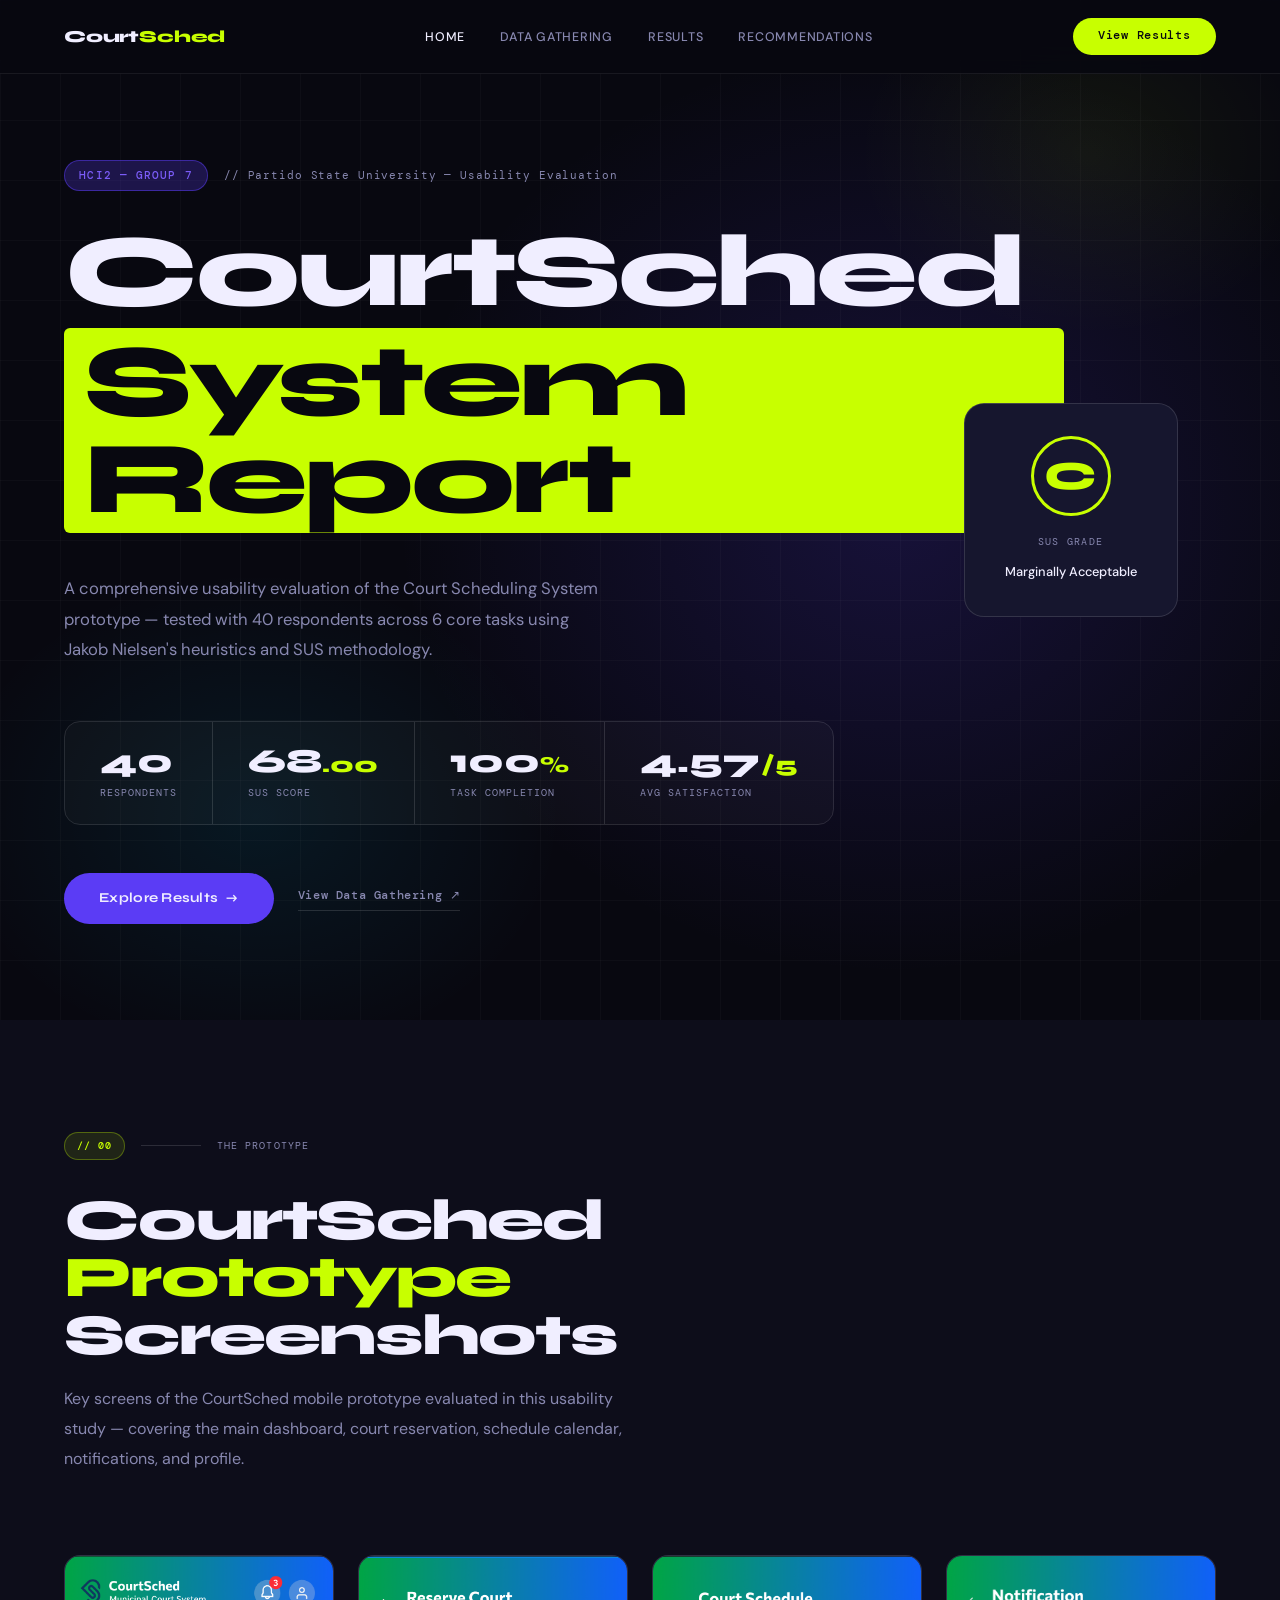
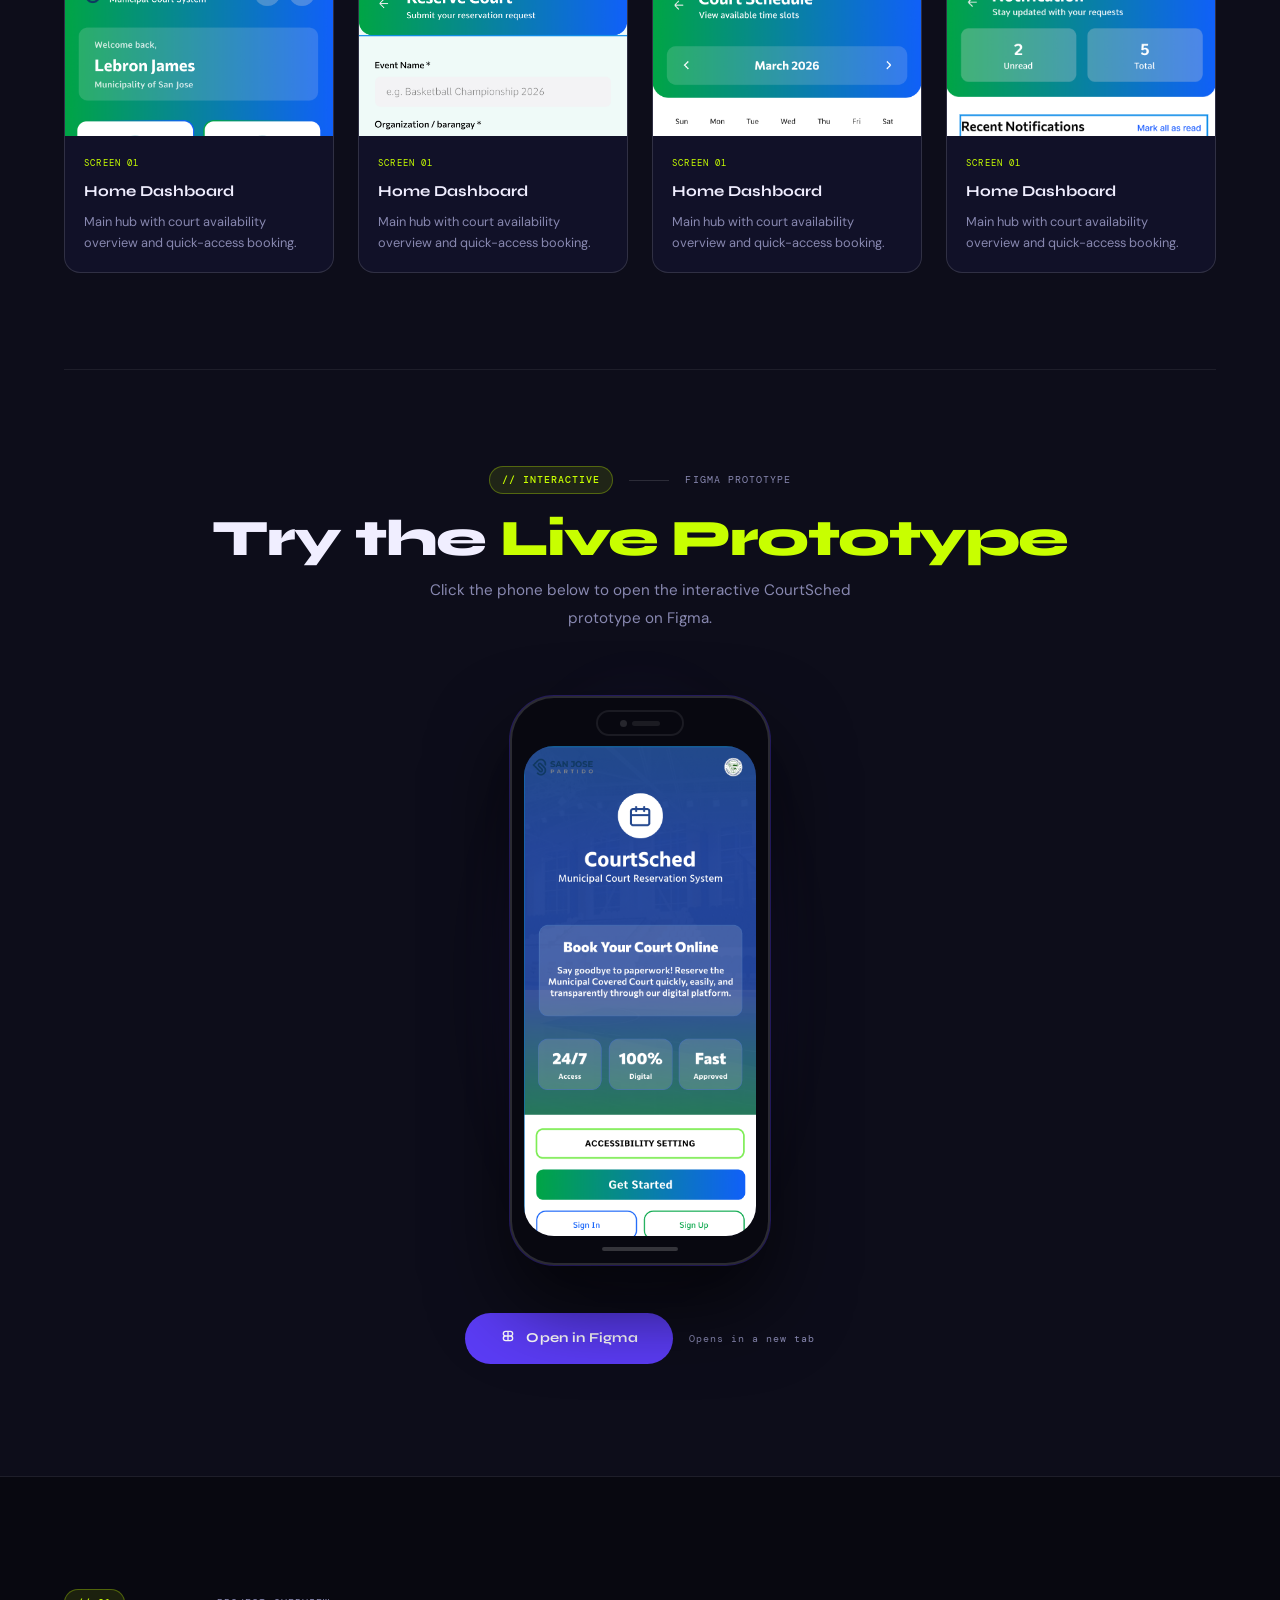
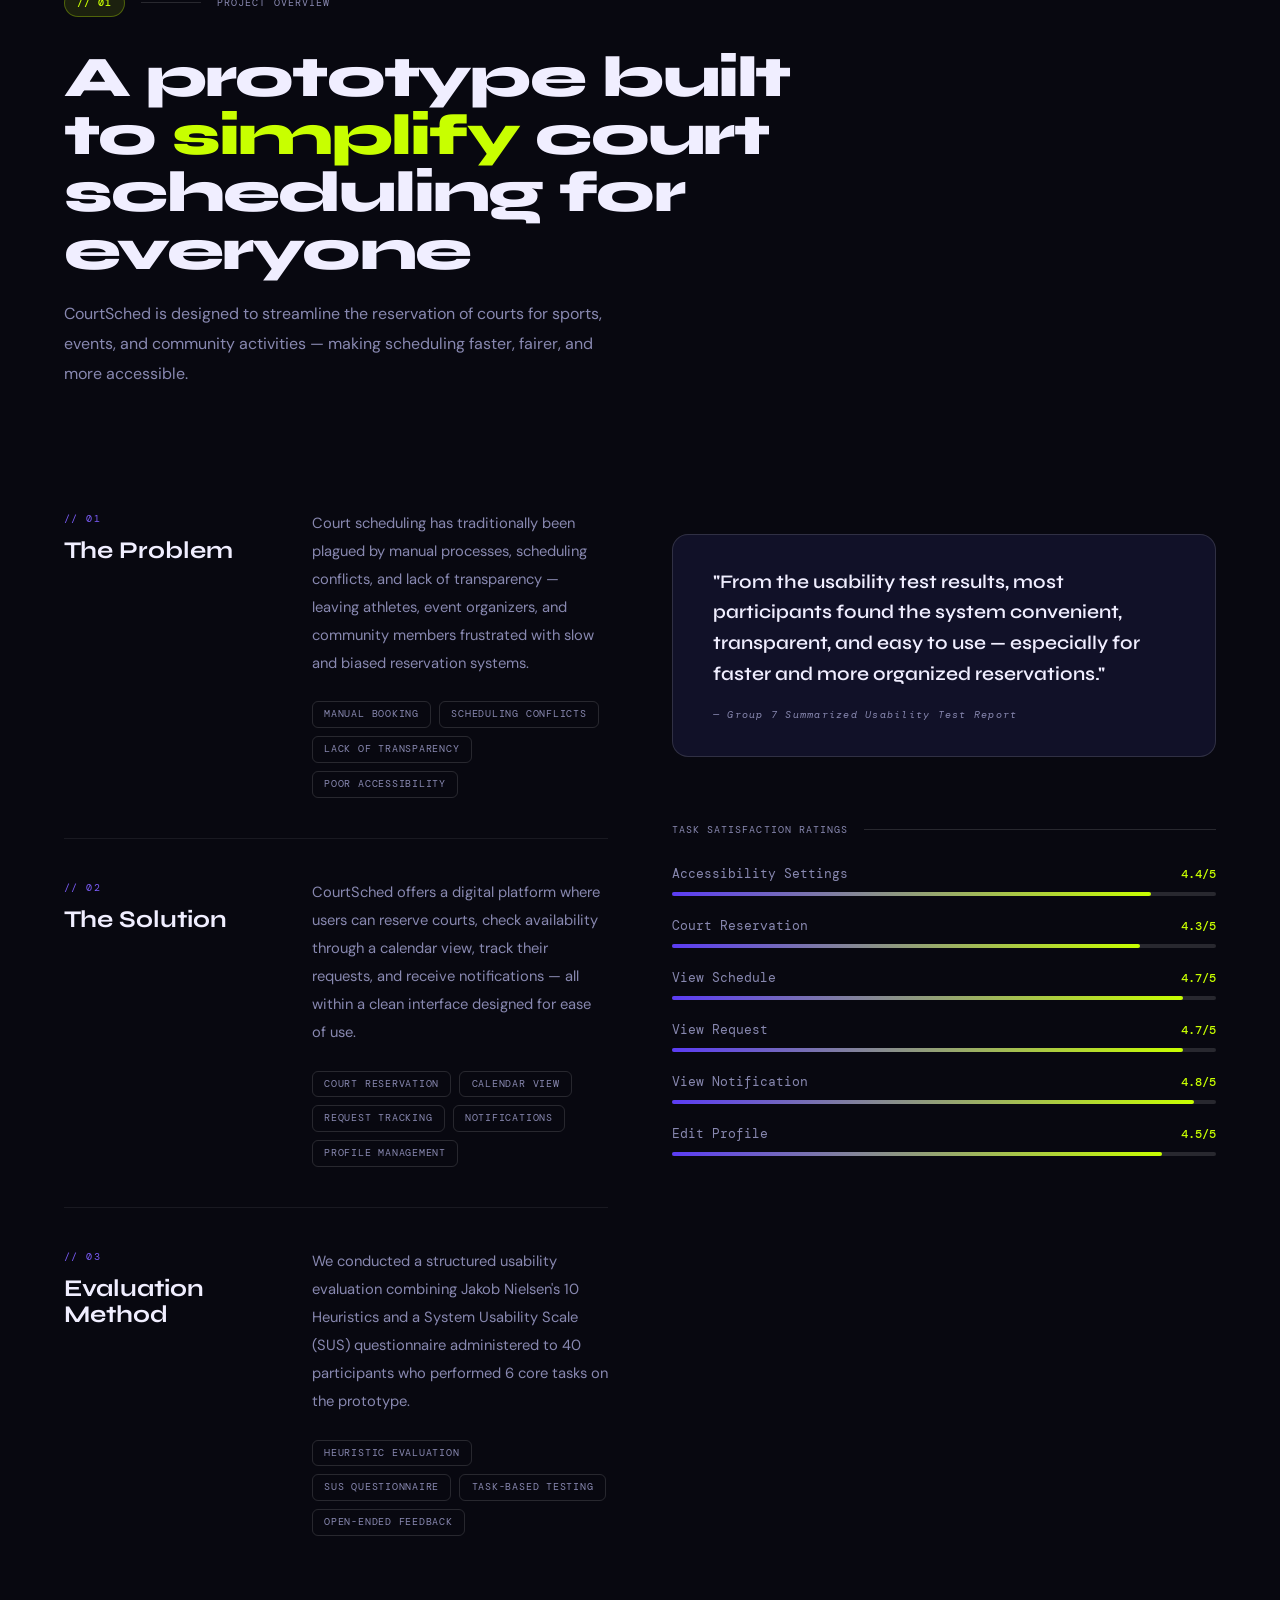
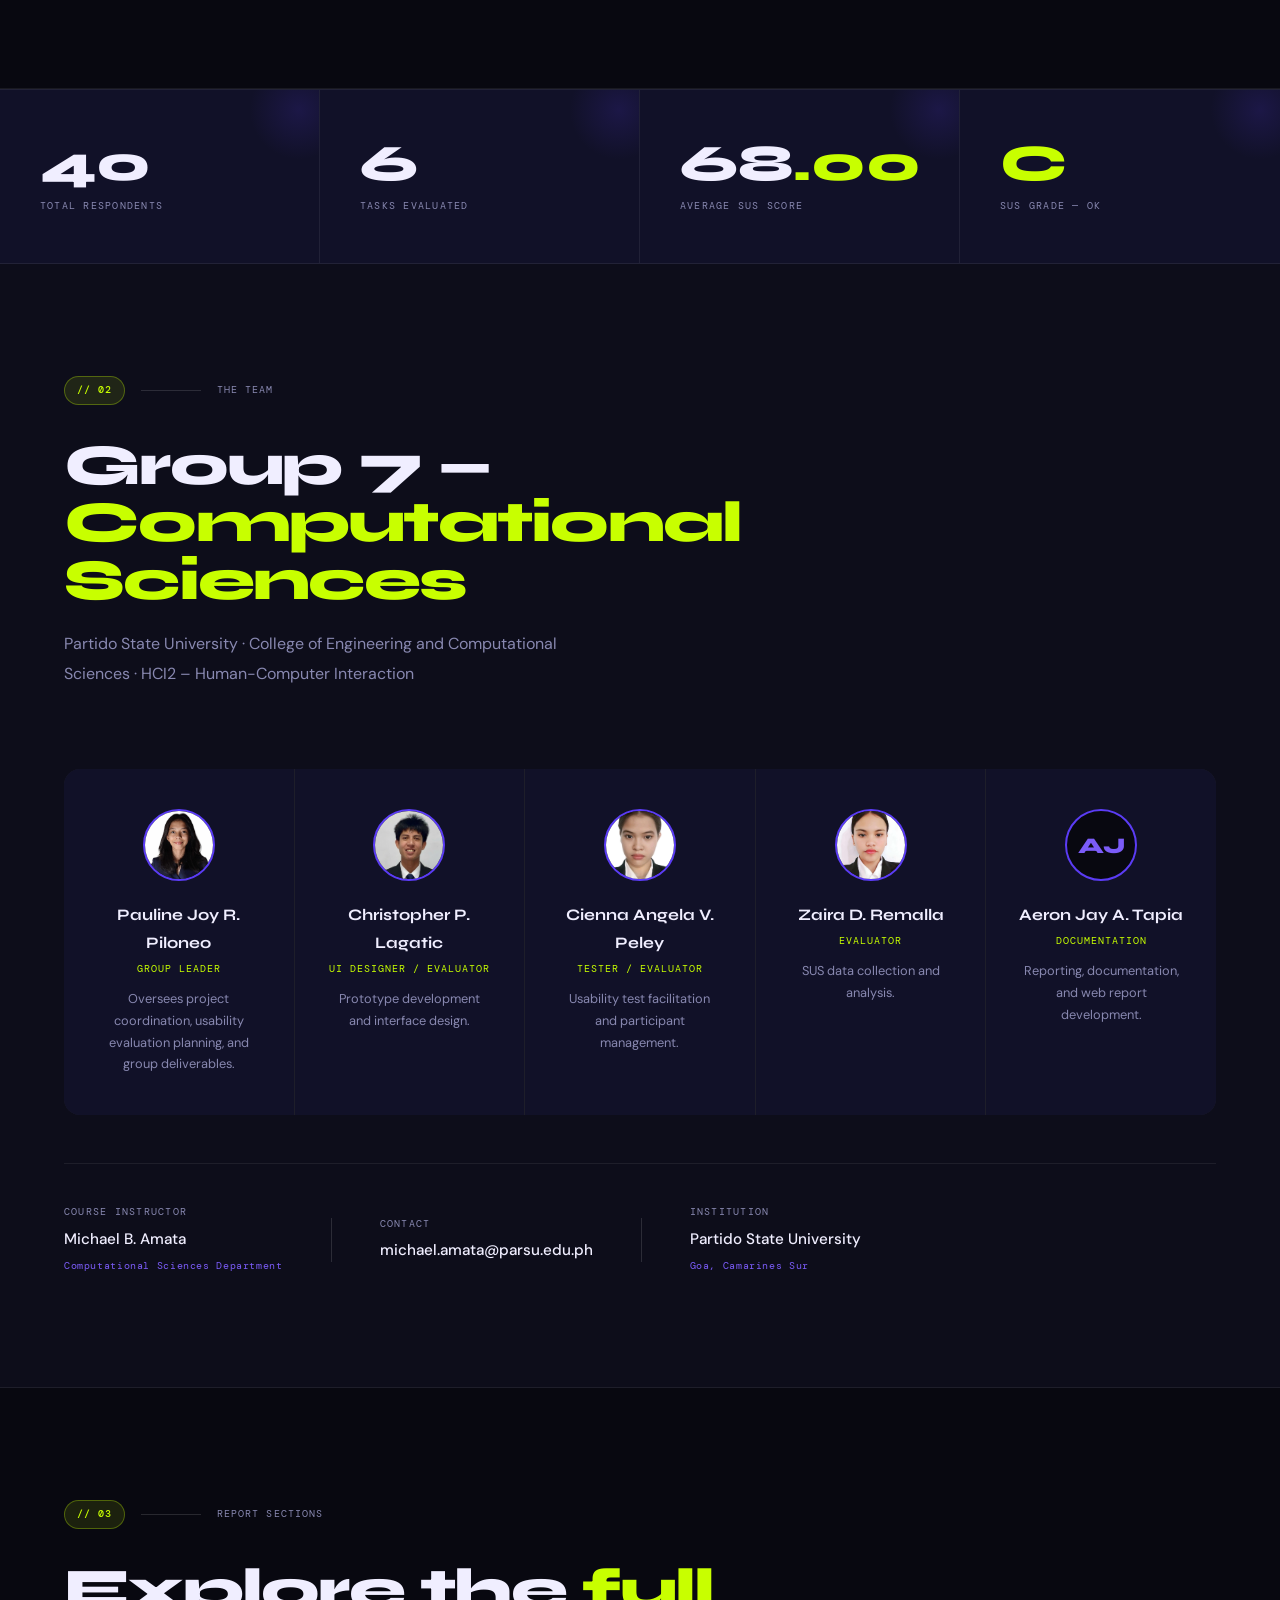
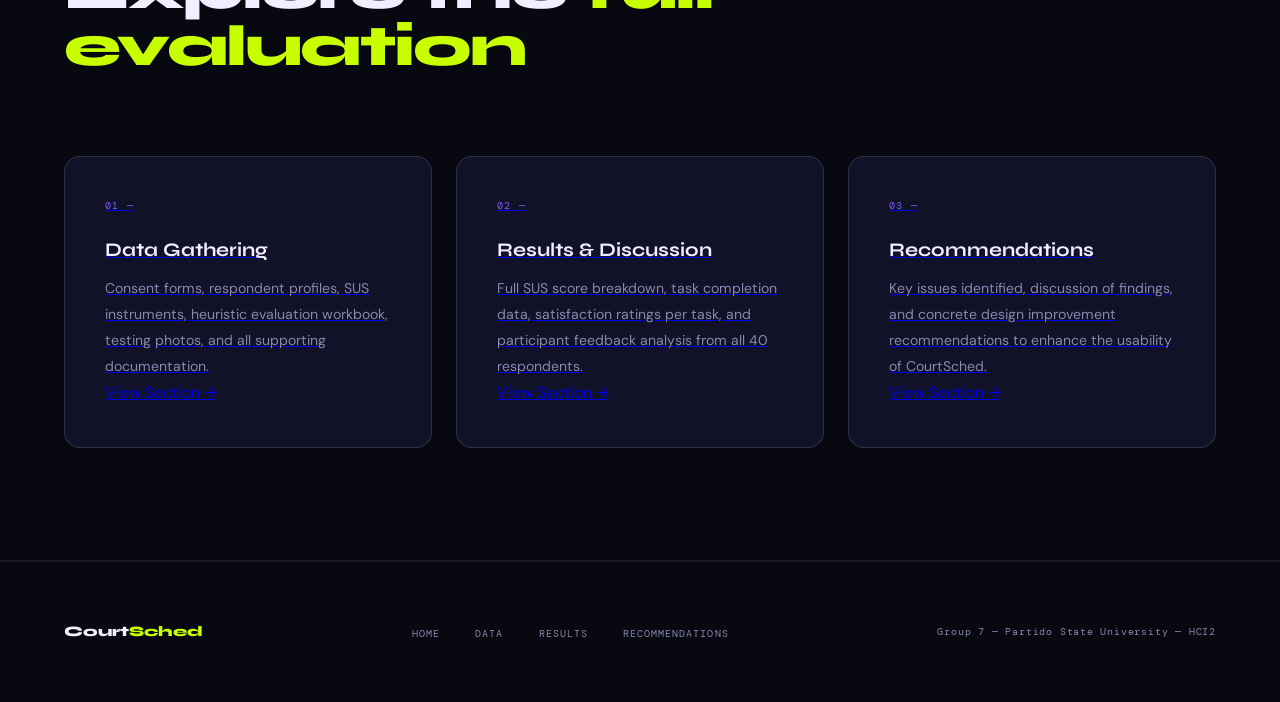
<file: index.html>
<!DOCTYPE html>
<html lang="en">
<head>
<meta charset="UTF-8">
<meta name="viewport" content="width=device-width,initial-scale=1">
<title>CourtSched — Usability Evaluation Report</title>
<link href="https://fonts.googleapis.com/css2?family=Syne:wght@400;600;700;800&family=DM+Sans:wght@300;400;500&family=DM+Mono:wght@400;500&display=swap" rel="stylesheet">
<link rel="stylesheet" href="style.css">
</head>
<body>

<nav>
  <a class="nav-brand" href="index.html">Court<span>Sched</span></a>
  <ul class="nav-links">
    <li><a href="index.html" class="active">Home</a></li>
    <li><a href="data-gathering.html">Data Gathering</a></li>
    <li><a href="results.html">Results</a></li>
    <li><a href="recommendations.html">Recommendations</a></li>
  </ul>
  <a class="nav-cta" href="results.html">View Results</a>
  <button class="hamburger" onclick="toggleMenu()" aria-label="Menu">
    <span></span><span></span><span></span>
  </button>
</nav>

<div class="mobile-nav" id="mobileNav">
  <a href="index.html" onclick="toggleMenu()">Home</a>
  <a href="data-gathering.html" onclick="toggleMenu()">Data Gathering</a>
  <a href="results.html" onclick="toggleMenu()">Results</a>
  <a href="recommendations.html" onclick="toggleMenu()">Recommendations</a>
</div>

<!-- HERO -->
<section class="hero">
  <div class="hero-bg"></div>
  <div class="hero-grid-bg"></div>
  <div class="hero-eyebrow">
    <div class="hero-pill">HCI2 &mdash; Group 7</div>
    <span class="hero-line-tag">// Partido State University &mdash; Usability Evaluation</span>
  </div>
  <h1>
    <span class="line1">CourtSched</span><br>
    <span class="highlight">System Report</span>
  </h1>
  <p class="hero-sub">A comprehensive usability evaluation of the Court Scheduling System prototype — tested with 40 respondents across 6 core tasks using Jakob Nielsen's heuristics and SUS methodology.</p>
  <div class="hero-stats">
    <div class="hero-stat"><div class="val">40</div><div class="lbl">Respondents</div></div>
    <div class="hero-stat"><div class="val">68<em>.00</em></div><div class="lbl">SUS Score</div></div>
    <div class="hero-stat"><div class="val">100<em>%</em></div><div class="lbl">Task Completion</div></div>
    <div class="hero-stat"><div class="val">4.57<em>/5</em></div><div class="lbl">Avg Satisfaction</div></div>
  </div>
  <div class="hero-actions">
    <a class="btn-primary" href="results.html">Explore Results <span class="arr">&#8594;</span></a>
    <a class="btn-ghost" href="data-gathering.html">View Data Gathering &#8599;</a>
  </div>
  <div class="hero-badge">
    <div class="badge-ring">C</div>
    <div class="grade-lbl">SUS Grade</div>
    <div class="grade-desc">Marginally Acceptable</div>
  </div>
</section>

<!-- ── PROTOTYPE SCREENSHOT (Required by rubric: Home Page must include screenshot or logo) ── -->
<section class="section alt">
  <div class="section-head reveal">
    <div class="eyebrow-row">
      <div class="eyebrow-chip">// 00</div>
      <div class="eyebrow-rule"></div>
      <span class="eyebrow-text">The Prototype</span>
    </div>
    <h2 class="sec-title">CourtSched <span>Prototype</span> Screenshots</h2>
    <p class="sec-lead">Key screens of the CourtSched mobile prototype evaluated in this usability study — covering the main dashboard, court reservation, schedule calendar, notifications, and profile.</p>
  </div>

  <div class="reveal" style="margin-top:3rem">
    <div style="display:grid;grid-template-columns:repeat(auto-fit,minmax(240px,1fr));gap:1.5rem">

      <div style="background:var(--surface);border:1px solid var(--line2);border-radius:16px;overflow:hidden">

        <!-- YOUR ACTUAL SCREENSHOT HERE -->
        <div style="overflow:hidden;height:180px;">
          <img src="prototype/homeDashboard.png" alt="Home Dashboard"
              style="width:100%;height:100%;object-fit:cover;object-position:top;">
        </div>

        <div style="padding:1.2rem">
          <div style="font-family:var(--font-mono);font-size:.58rem;letter-spacing:.12em;text-transform:uppercase;color:var(--neon);margin-bottom:.4rem">Screen 01</div>
          <div style="font-family:var(--font-head);font-size:.95rem;font-weight:700;color:var(--white);margin-bottom:.4rem">Home Dashboard</div>
          <p style="font-size:.8rem;color:var(--muted);line-height:1.65">Main hub with court availability overview and quick-access booking.</p>
        </div>

      </div>

      <div style="background:var(--surface);border:1px solid var(--line2);border-radius:16px;overflow:hidden">

        <!-- YOUR ACTUAL SCREENSHOT HERE -->
        <div style="overflow:hidden;height:180px;">
          <img src="prototype/reserveCourt.png" alt="Home Dashboard"
              style="width:100%;height:100%;object-fit:cover;object-position:top;">
        </div>

        <div style="padding:1.2rem">
          <div style="font-family:var(--font-mono);font-size:.58rem;letter-spacing:.12em;text-transform:uppercase;color:var(--neon);margin-bottom:.4rem">Screen 01</div>
          <div style="font-family:var(--font-head);font-size:.95rem;font-weight:700;color:var(--white);margin-bottom:.4rem">Home Dashboard</div>
          <p style="font-size:.8rem;color:var(--muted);line-height:1.65">Main hub with court availability overview and quick-access booking.</p>
        </div>

      </div>

      <div style="background:var(--surface);border:1px solid var(--line2);border-radius:16px;overflow:hidden">

        <!-- YOUR ACTUAL SCREENSHOT HERE -->
        <div style="overflow:hidden;height:180px;">
          <img src="prototype/calendar.png" alt="Home Dashboard"
              style="width:100%;height:100%;object-fit:cover;object-position:top;">
        </div>

        <div style="padding:1.2rem">
          <div style="font-family:var(--font-mono);font-size:.58rem;letter-spacing:.12em;text-transform:uppercase;color:var(--neon);margin-bottom:.4rem">Screen 01</div>
          <div style="font-family:var(--font-head);font-size:.95rem;font-weight:700;color:var(--white);margin-bottom:.4rem">Home Dashboard</div>
          <p style="font-size:.8rem;color:var(--muted);line-height:1.65">Main hub with court availability overview and quick-access booking.</p>
        </div>

      </div>

      <div style="background:var(--surface);border:1px solid var(--line2);border-radius:16px;overflow:hidden">

        <!-- YOUR ACTUAL SCREENSHOT HERE -->
        <div style="overflow:hidden;height:180px;">
          <img src="prototype/notification.png" alt="Home Dashboard"
              style="width:100%;height:100%;object-fit:cover;object-position:top;">
        </div>

        <div style="padding:1.2rem">
          <div style="font-family:var(--font-mono);font-size:.58rem;letter-spacing:.12em;text-transform:uppercase;color:var(--neon);margin-bottom:.4rem">Screen 01</div>
          <div style="font-family:var(--font-head);font-size:.95rem;font-weight:700;color:var(--white);margin-bottom:.4rem">Home Dashboard</div>
          <p style="font-size:.8rem;color:var(--muted);line-height:1.65">Main hub with court availability overview and quick-access booking.</p>
        </div>

      </div>

    </div>
    
  
    <!-- FIGMA PROTOTYPE LIVE LINK -->
  <div class="reveal" style="margin-top:6rem;text-align:center;border-top:1px solid var(--line);padding-top:6rem">

    <div class="eyebrow-row" style="justify-content:center;margin-bottom:1.2rem">
      <div class="eyebrow-chip">// Interactive</div>
      <div class="eyebrow-rule" style="max-width:40px"></div>
      <span class="eyebrow-text">Figma Prototype</span>
    </div>

    <h2 style="font-family:var(--font-head);font-size:clamp(2rem,4vw,3.5rem);font-weight:800;letter-spacing:-.03em;color:var(--white);line-height:1;margin-bottom:.7rem">
      Try the <span style="color:var(--neon)">Live Prototype</span>
    </h2>
    <p style="font-size:.95rem;color:var(--muted);max-width:440px;margin:0 auto 4rem;line-height:1.85">
      Click the phone below to open the interactive CourtSched prototype on Figma.
    </p>

    <!-- REPLACE BOTH href values with your actual Figma prototype link -->
    <a href="https://www.figma.com/proto/1fvqaCpoLDBww3gBP1Ychr/Untitled?node-id=501-799&t=CkTV3Qx8f61ZbcMM-1&scaling=scale-down&content-scaling=fixed&page-id=0%3A1&starting-point-node-id=501%3A799"
       target="_blank" rel="noopener noreferrer"
       style="display:inline-block;text-decoration:none;position:relative;cursor:pointer">

      <!-- Glow -->
      <div style="position:absolute;inset:-30px;border-radius:80px;background:radial-gradient(ellipse at center,rgba(91,60,245,.3) 0%,transparent 70%);filter:blur(24px);z-index:0;pointer-events:none"></div>

      <!-- Phone shell -->
      <div style="position:relative;z-index:1;width:260px;background:#080810;border:2px solid rgba(255,255,255,.14);border-radius:44px;padding:12px;box-shadow:0 0 0 1px rgba(91,60,245,.3),0 40px 80px rgba(0,0,0,.65);transition:transform .3s,box-shadow .3s"
           onmouseover="this.style.transform='translateY(-10px) scale(1.03)';this.style.boxShadow='0 0 0 2px rgba(200,255,0,.5),0 60px 100px rgba(0,0,0,.7)'"
           onmouseout="this.style.transform='none';this.style.boxShadow='0 0 0 1px rgba(91,60,245,.3),0 40px 80px rgba(0,0,0,.65)'">

        <!-- Dynamic island -->
        <div style="width:88px;height:26px;background:#080810;border:2px solid rgba(255,255,255,.08);border-radius:20px;margin:0 auto 10px;display:flex;align-items:center;justify-content:center;gap:5px">
          <div style="width:7px;height:7px;border-radius:50%;background:rgba(255,255,255,.12)"></div>
          <div style="width:28px;height:5px;border-radius:4px;background:rgba(255,255,255,.08)"></div>
        </div>

        <!-- Screen -->
        <div style="border-radius:30px;overflow:hidden;aspect-ratio:9/19;position:relative;background:var(--surface2)">

          <!-- OPTION A: Uncomment to show a real screenshot inside the phone -->
          <img src="images/prototype.png" alt="CourtSched" style="width:100%;height:100%;object-fit:cover;object-position:top;display:block">

        </div>

        <!-- Home bar -->
        <div style="width:76px;height:4px;background:rgba(255,255,255,.18);border-radius:4px;margin:11px auto 0"></div>
      </div>
    </a>

    <!-- Open in Figma button -->
    <div style="margin-top:3rem;display:flex;align-items:center;justify-content:center;gap:1rem;flex-wrap:wrap">
      <a href="https://www.figma.com/proto/1fvqaCpoLDBww3gBP1Ychr/Untitled?node-id=501-799&t=CkTV3Qx8f61ZbcMM-1&scaling=scale-down&content-scaling=fixed&page-id=0%3A1&starting-point-node-id=501%3A799"
         target="_blank" rel="noopener noreferrer"
         style="display:inline-flex;align-items:center;gap:.65rem;background:var(--electric);color:#fff;font-family:var(--font-head);font-size:.85rem;font-weight:700;letter-spacing:.02em;padding:.85rem 2.2rem;border-radius:100px;text-decoration:none;transition:all .25s"
         onmouseover="this.style.background='#7b5cf8';this.style.transform='translateY(-2px)'"
         onmouseout="this.style.background='var(--electric)';this.style.transform='none'">
        <svg width="16" height="16" viewBox="0 0 24 24" fill="none" stroke="currentColor" stroke-width="2" stroke-linecap="round"><path d="M12 2H8.5a3.5 3.5 0 0 0 0 7H12m0-7v7m0-7h3.5a3.5 3.5 0 0 1 0 7H12m0 0v7m0 0H8.5a3.5 3.5 0 0 1 0-7H12m0 7h3.5a3.5 3.5 0 0 0 0-7H12"/></svg>
        Open in Figma
      </a>
      <span style="font-family:var(--font-mono);font-size:.63rem;letter-spacing:.1em;color:var(--muted)">Opens in a new tab</span>
    </div>
  
  </div>
</section>

<!-- OVERVIEW -->
<section class="section">
  <div class="section-head reveal">
    <div class="eyebrow-row">
      <div class="eyebrow-chip">// 01</div>
      <div class="eyebrow-rule"></div>
      <span class="eyebrow-text">Project Overview</span>
    </div>
    <h2 class="sec-title">A prototype built to <span>simplify</span> court scheduling for everyone</h2>
    <p class="sec-lead">CourtSched is designed to streamline the reservation of courts for sports, events, and community activities — making scheduling faster, fairer, and more accessible.</p>
  </div>

  <div class="two-col reveal">
    <div>
      <div class="block-item">
        <div><span class="block-num">// 01</span><div class="block-title">The Problem</div></div>
        <div>
          <p class="block-desc">Court scheduling has traditionally been plagued by manual processes, scheduling conflicts, and lack of transparency — leaving athletes, event organizers, and community members frustrated with slow and biased reservation systems.</p>
          <div class="tag-list"><span class="tag">Manual Booking</span><span class="tag">Scheduling Conflicts</span><span class="tag">Lack of Transparency</span><span class="tag">Poor Accessibility</span></div>
        </div>
      </div>
      <div class="block-item">
        <div><span class="block-num">// 02</span><div class="block-title">The Solution</div></div>
        <div>
          <p class="block-desc">CourtSched offers a digital platform where users can reserve courts, check availability through a calendar view, track their requests, and receive notifications — all within a clean interface designed for ease of use.</p>
          <div class="tag-list"><span class="tag">Court Reservation</span><span class="tag">Calendar View</span><span class="tag">Request Tracking</span><span class="tag">Notifications</span><span class="tag">Profile Management</span></div>
        </div>
      </div>
      <div class="block-item">
        <div><span class="block-num">// 03</span><div class="block-title">Evaluation Method</div></div>
        <div>
          <p class="block-desc">We conducted a structured usability evaluation combining Jakob Nielsen's 10 Heuristics and a System Usability Scale (SUS) questionnaire administered to 40 participants who performed 6 core tasks on the prototype.</p>
          <div class="tag-list"><span class="tag">Heuristic Evaluation</span><span class="tag">SUS Questionnaire</span><span class="tag">Task-Based Testing</span><span class="tag">Open-Ended Feedback</span></div>
        </div>
      </div>
    </div>
    <div>
      <div class="pull-quote">
        <p>"From the usability test results, most participants found the system convenient, transparent, and easy to use — especially for faster and more organized reservations."</p>
        <cite>— Group 7 Summarized Usability Test Report</cite>
      </div>
      <div class="bar-section">
        <div class="eyebrow-row" style="margin-bottom:1.5rem"><span class="eyebrow-text">Task Satisfaction Ratings</span><div class="eyebrow-rule" style="max-width:none;flex:1"></div></div>
        <div><div class="label-row"><span class="bar-lbl">Accessibility Settings</span><span class="bar-val">4.4/5</span></div><div class="bar-track"><div class="bar-fill" style="width:88%"></div></div></div>
        <div><div class="label-row"><span class="bar-lbl">Court Reservation</span><span class="bar-val">4.3/5</span></div><div class="bar-track"><div class="bar-fill" style="width:86%"></div></div></div>
        <div><div class="label-row"><span class="bar-lbl">View Schedule</span><span class="bar-val">4.7/5</span></div><div class="bar-track"><div class="bar-fill" style="width:94%"></div></div></div>
        <div><div class="label-row"><span class="bar-lbl">View Request</span><span class="bar-val">4.7/5</span></div><div class="bar-track"><div class="bar-fill" style="width:94%"></div></div></div>
        <div><div class="label-row"><span class="bar-lbl">View Notification</span><span class="bar-val">4.8/5</span></div><div class="bar-track"><div class="bar-fill" style="width:96%"></div></div></div>
        <div><div class="label-row"><span class="bar-lbl">Edit Profile</span><span class="bar-val">4.5/5</span></div><div class="bar-track"><div class="bar-fill" style="width:90%"></div></div></div>
      </div>
    </div>
  </div>
</section>

<!-- STAT BAND -->
<div class="stat-band reveal">
  <div class="stat-item"><div class="big">40</div><div class="cap">Total Respondents</div></div>
  <div class="stat-item"><div class="big">6</div><div class="cap">Tasks Evaluated</div></div>
  <div class="stat-item"><div class="big">68<em>.00</em></div><div class="cap">Average SUS Score</div></div>
  <div class="stat-item"><div class="big"><em>C</em></div><div class="cap">SUS Grade — Ok</div></div>
</div>

<!-- TEAM (Required: names, roles, photos) -->
<section class="section alt">
  <div class="section-head reveal">
    <div class="eyebrow-row">
      <div class="eyebrow-chip">// 02</div>
      <div class="eyebrow-rule"></div>
      <span class="eyebrow-text">The Team</span>
    </div>
    <h2 class="sec-title">Group 7 — <span>Computational Sciences</span></h2>
    <p class="sec-lead">Partido State University &middot; College of Engineering and Computational Sciences &middot; HCI2 – Human-Computer Interaction</p>
  </div>

  <div class="member-grid reveal">
    <div class="member-card">
      <div class="member-avatar"><img src="members/piloneo.jpg" alt="Pauline Joy R. Piloneo" onerror="this.style.display='none';this.parentNode.textContent='PJ'"></div>
      <div class="member-name">Pauline Joy R. Piloneo</div>
      <div class="member-role">Group Leader</div>
      <div class="member-desc">Oversees project coordination, usability evaluation planning, and group deliverables.</div>
    </div>
    <div class="member-card">
      <div class="member-avatar"><img src="members/lagatic.jfif" alt="Christopher P. Lagatic" onerror="this.style.display='none';this.parentNode.textContent='CL'"></div>
      <div class="member-name">Christopher P. Lagatic</div>
      <div class="member-role">UI Designer / Evaluator</div>
      <div class="member-desc">Prototype development and interface design.</div>
    </div>
    <div class="member-card">
      <div class="member-avatar"><img src="members/peley.jfif" alt="Cienna Angela V. Peley" onerror="this.style.display='none';this.parentNode.textContent='CP'"></div>
      <div class="member-name">Cienna Angela V. Peley</div>
      <div class="member-role">Tester / Evaluator</div>
      <div class="member-desc">Usability test facilitation and participant management.</div>
    </div>
    <div class="member-card">
      <div class="member-avatar"><img src="members/remalla.jpg" alt="Zaira D. Remalla" onerror="this.style.display='none';this.parentNode.textContent='ZR'"></div>
      <div class="member-name">Zaira D. Remalla</div>
      <div class="member-role">Evaluator</div>
      <div class="member-desc">SUS data collection and analysis.</div>
    </div>
    <div class="member-card">
      <div class="member-avatar" style="font-size:1.4rem">AJ</div>
      <div class="member-name">Aeron Jay A. Tapia</div>
      <div class="member-role">Documentation</div>
      <div class="member-desc">Reporting, documentation, and web report development.</div>
    </div>
  </div>

  <div class="info-strip reveal">
    <div class="info-item">
      <span class="info-label">Course Instructor</span>
      <span class="info-val">Michael B. Amata</span>
      <span class="info-sub">Computational Sciences Department</span>
    </div>
    <div class="info-divider"></div>
    <div class="info-item">
      <span class="info-label">Contact</span>
      <span class="info-val">michael.amata@parsu.edu.ph</span>
    </div>
    <div class="info-divider"></div>
    <div class="info-item">
      <span class="info-label">Institution</span>
      <span class="info-val">Partido State University</span>
      <span class="info-sub">Goa, Camarines Sur</span>
    </div>
  </div>
</section>

<!-- REPORT SECTIONS -->
<section class="section">
  <div class="section-head reveal">
    <div class="eyebrow-row">
      <div class="eyebrow-chip">// 03</div>
      <div class="eyebrow-rule"></div>
      <span class="eyebrow-text">Report Sections</span>
    </div>
    <h2 class="sec-title">Explore the <span>full evaluation</span></h2>
  </div>
  <div class="card-wrap reveal">
    <a href="data-gathering.html" class="card">
      <span class="card-num">01 &mdash;</span>
      <h3>Data Gathering</h3>
      <p>Consent forms, respondent profiles, SUS instruments, heuristic evaluation workbook, testing photos, and all supporting documentation.</p>
      <span class="card-arrow">View Section &#8594;</span>
    </a>
    <a href="results.html" class="card">
      <span class="card-num">02 &mdash;</span>
      <h3>Results &amp; Discussion</h3>
      <p>Full SUS score breakdown, task completion data, satisfaction ratings per task, and participant feedback analysis from all 40 respondents.</p>
      <span class="card-arrow">View Section &#8594;</span>
    </a>
    <a href="recommendations.html" class="card">
      <span class="card-num">03 &mdash;</span>
      <h3>Recommendations</h3>
      <p>Key issues identified, discussion of findings, and concrete design improvement recommendations to enhance the usability of CourtSched.</p>
      <span class="card-arrow">View Section &#8594;</span>
    </a>
  </div>
</section>

<footer>
  <div class="footer-brand">Court<span>Sched</span></div>
  <ul class="footer-links">
    <li><a href="index.html">Home</a></li>
    <li><a href="data-gathering.html">Data</a></li>
    <li><a href="results.html">Results</a></li>
    <li><a href="recommendations.html">Recommendations</a></li>
  </ul>
  <div class="footer-copy">Group 7 &mdash; Partido State University &mdash; HCI2</div>
</footer>

<script>
function toggleMenu(){document.getElementById('mobileNav').classList.toggle('open')}
const reveals=document.querySelectorAll('.reveal');
const obs=new IntersectionObserver(entries=>{
  entries.forEach(e=>{if(e.isIntersecting){e.target.classList.add('visible');obs.unobserve(e.target)}})
},{threshold:.08});
reveals.forEach(r=>obs.observe(r));
</script>
</body>
</html>
</file>
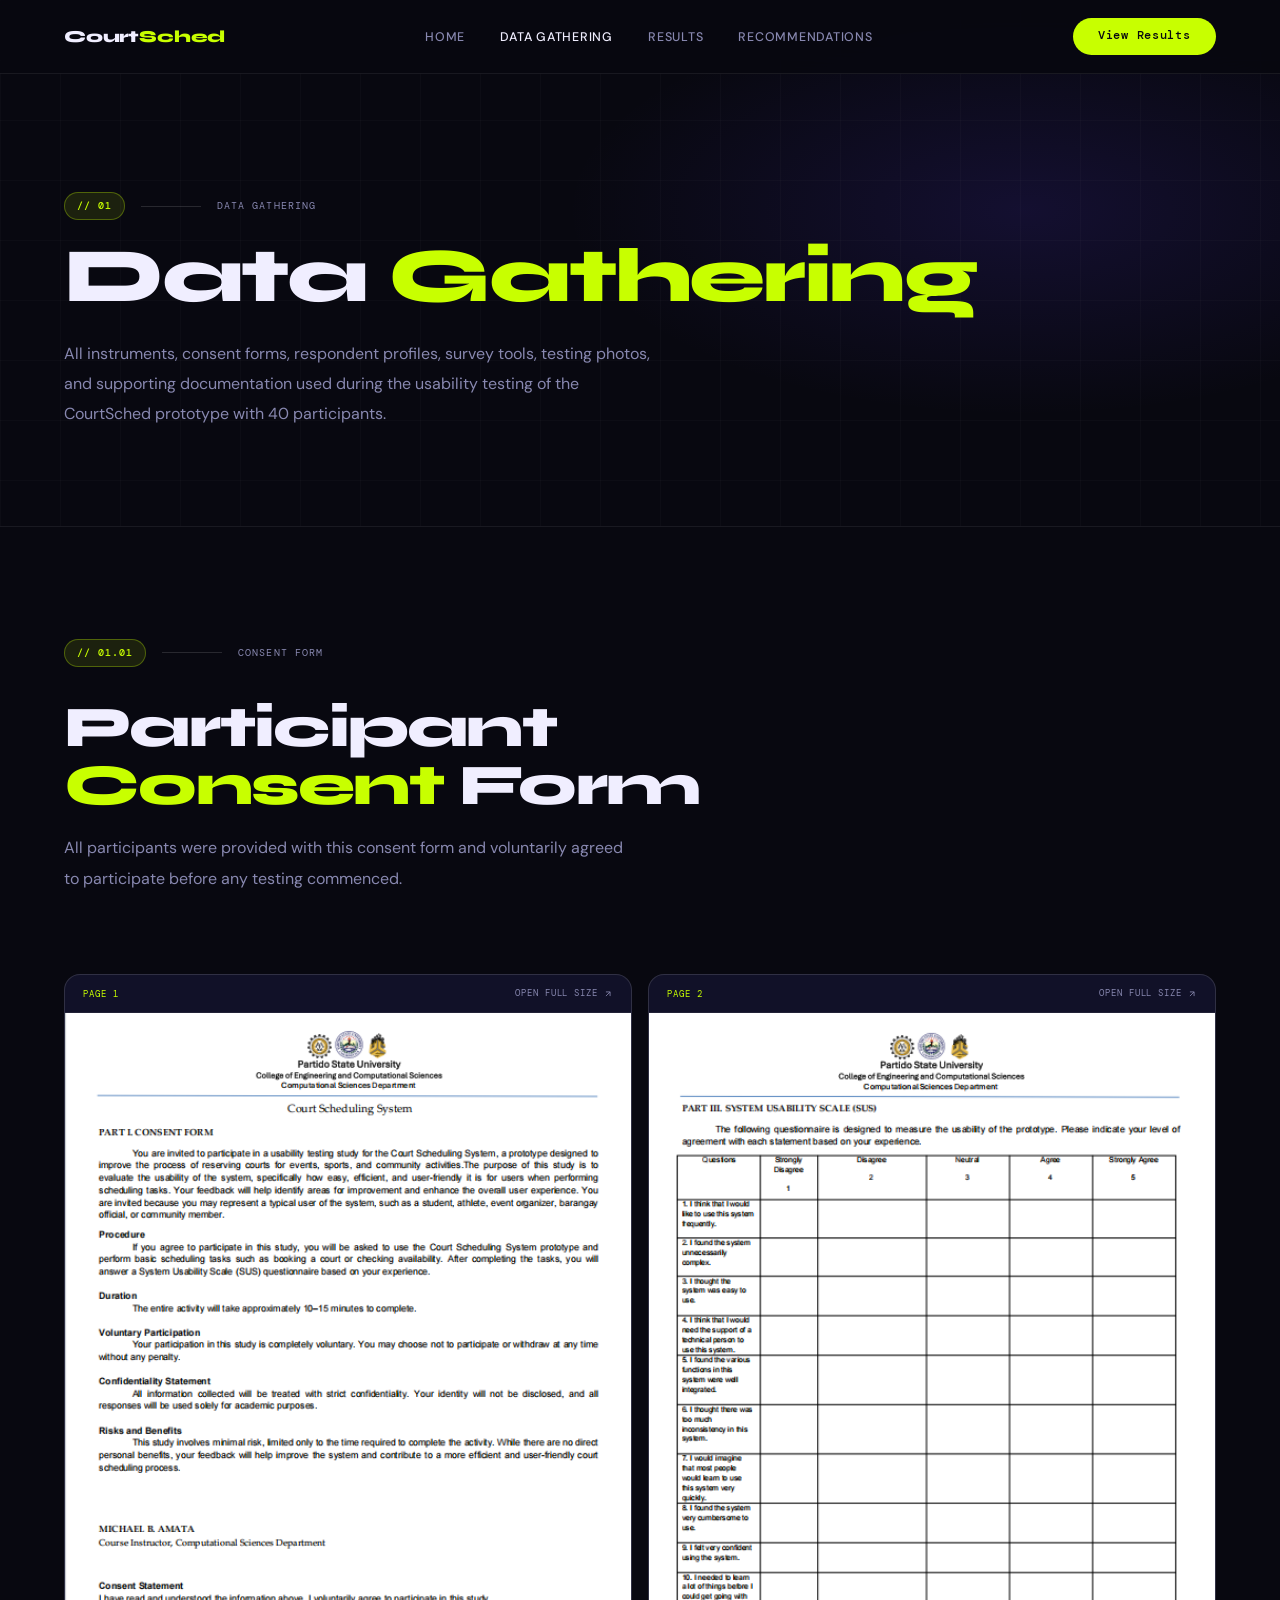
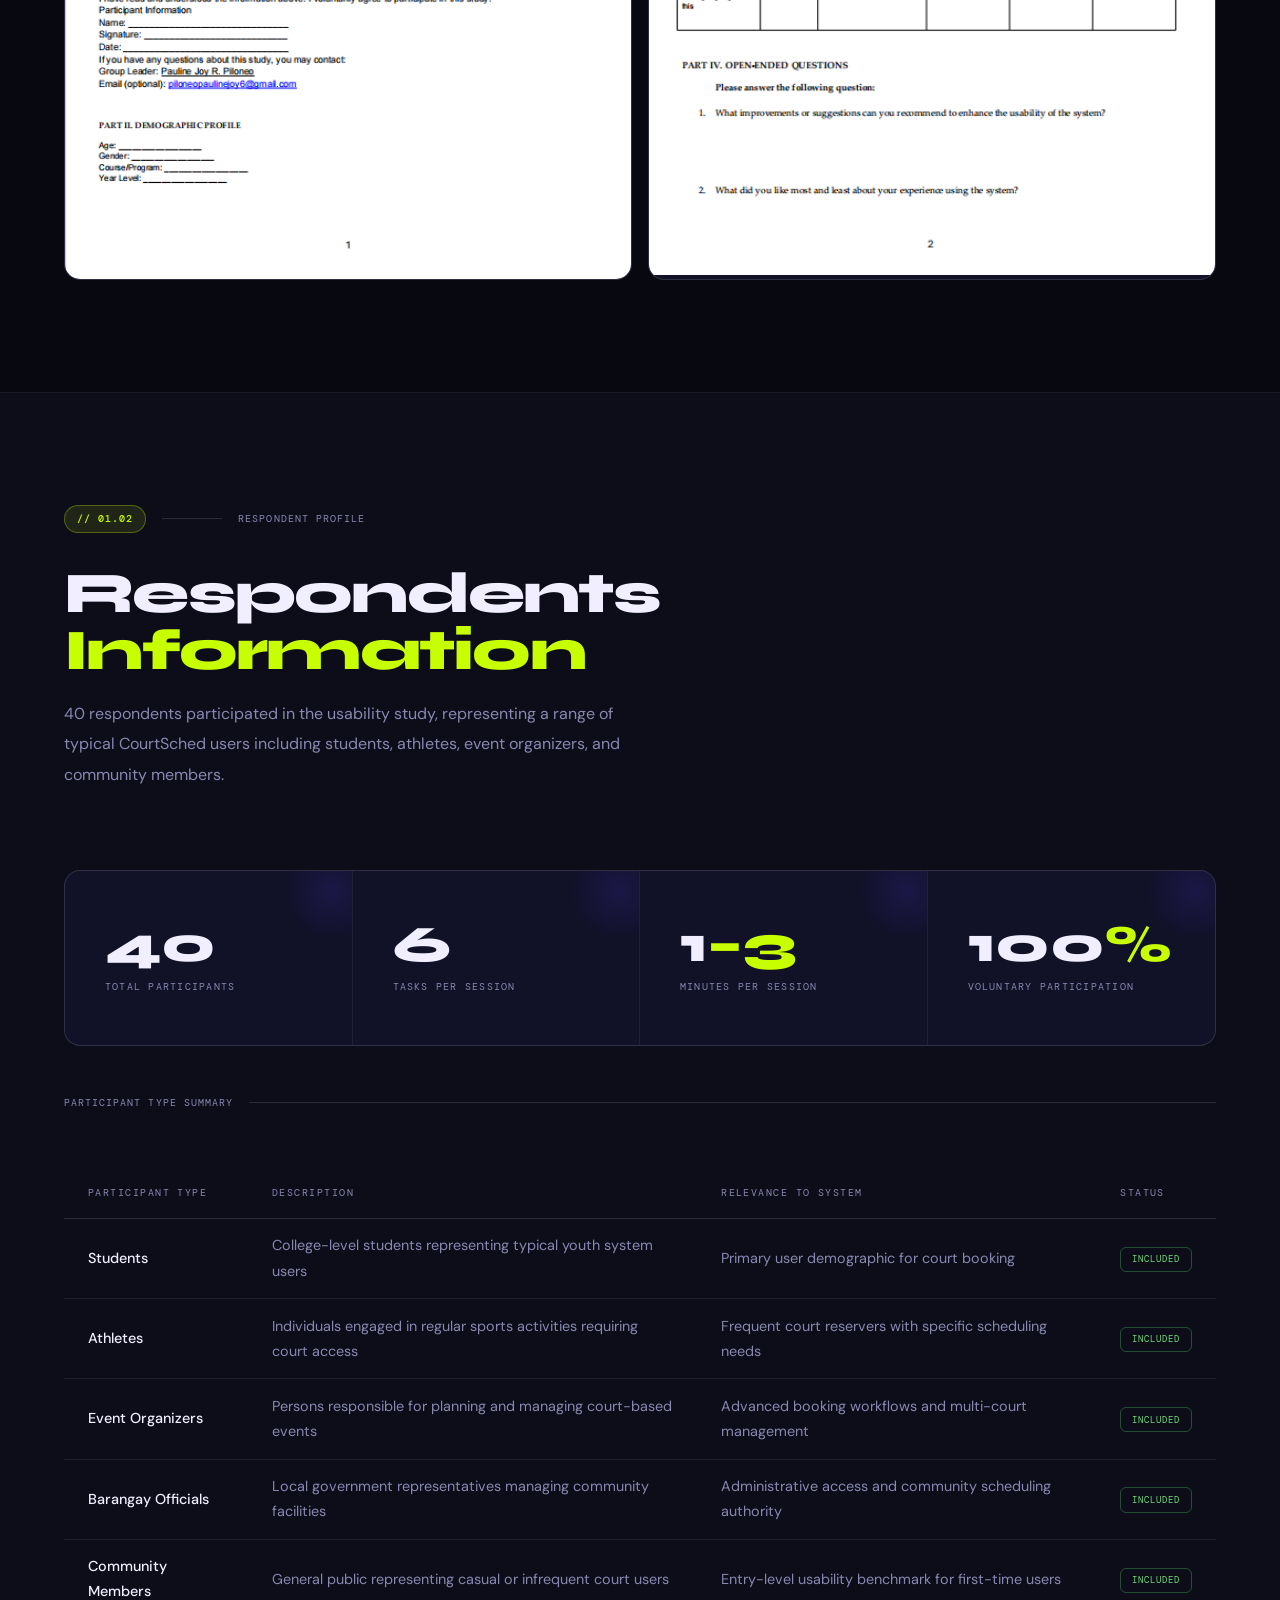
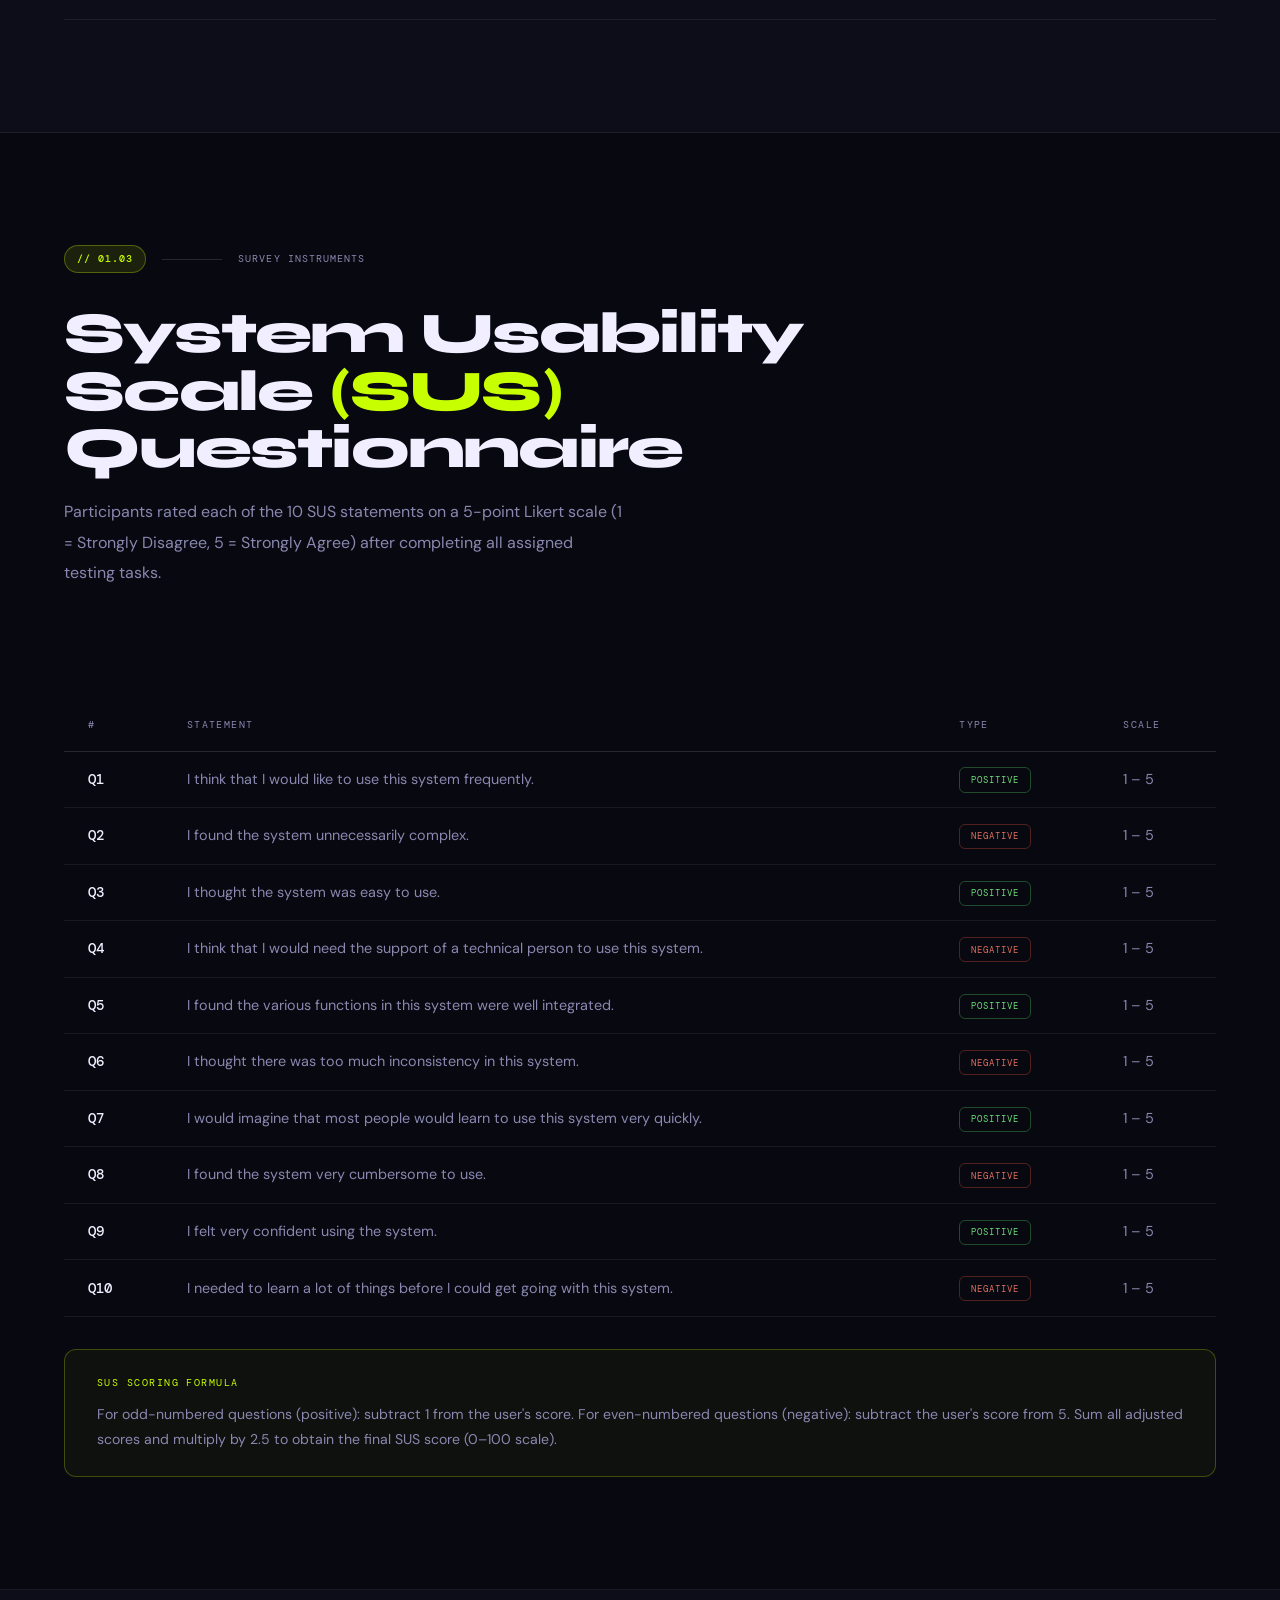
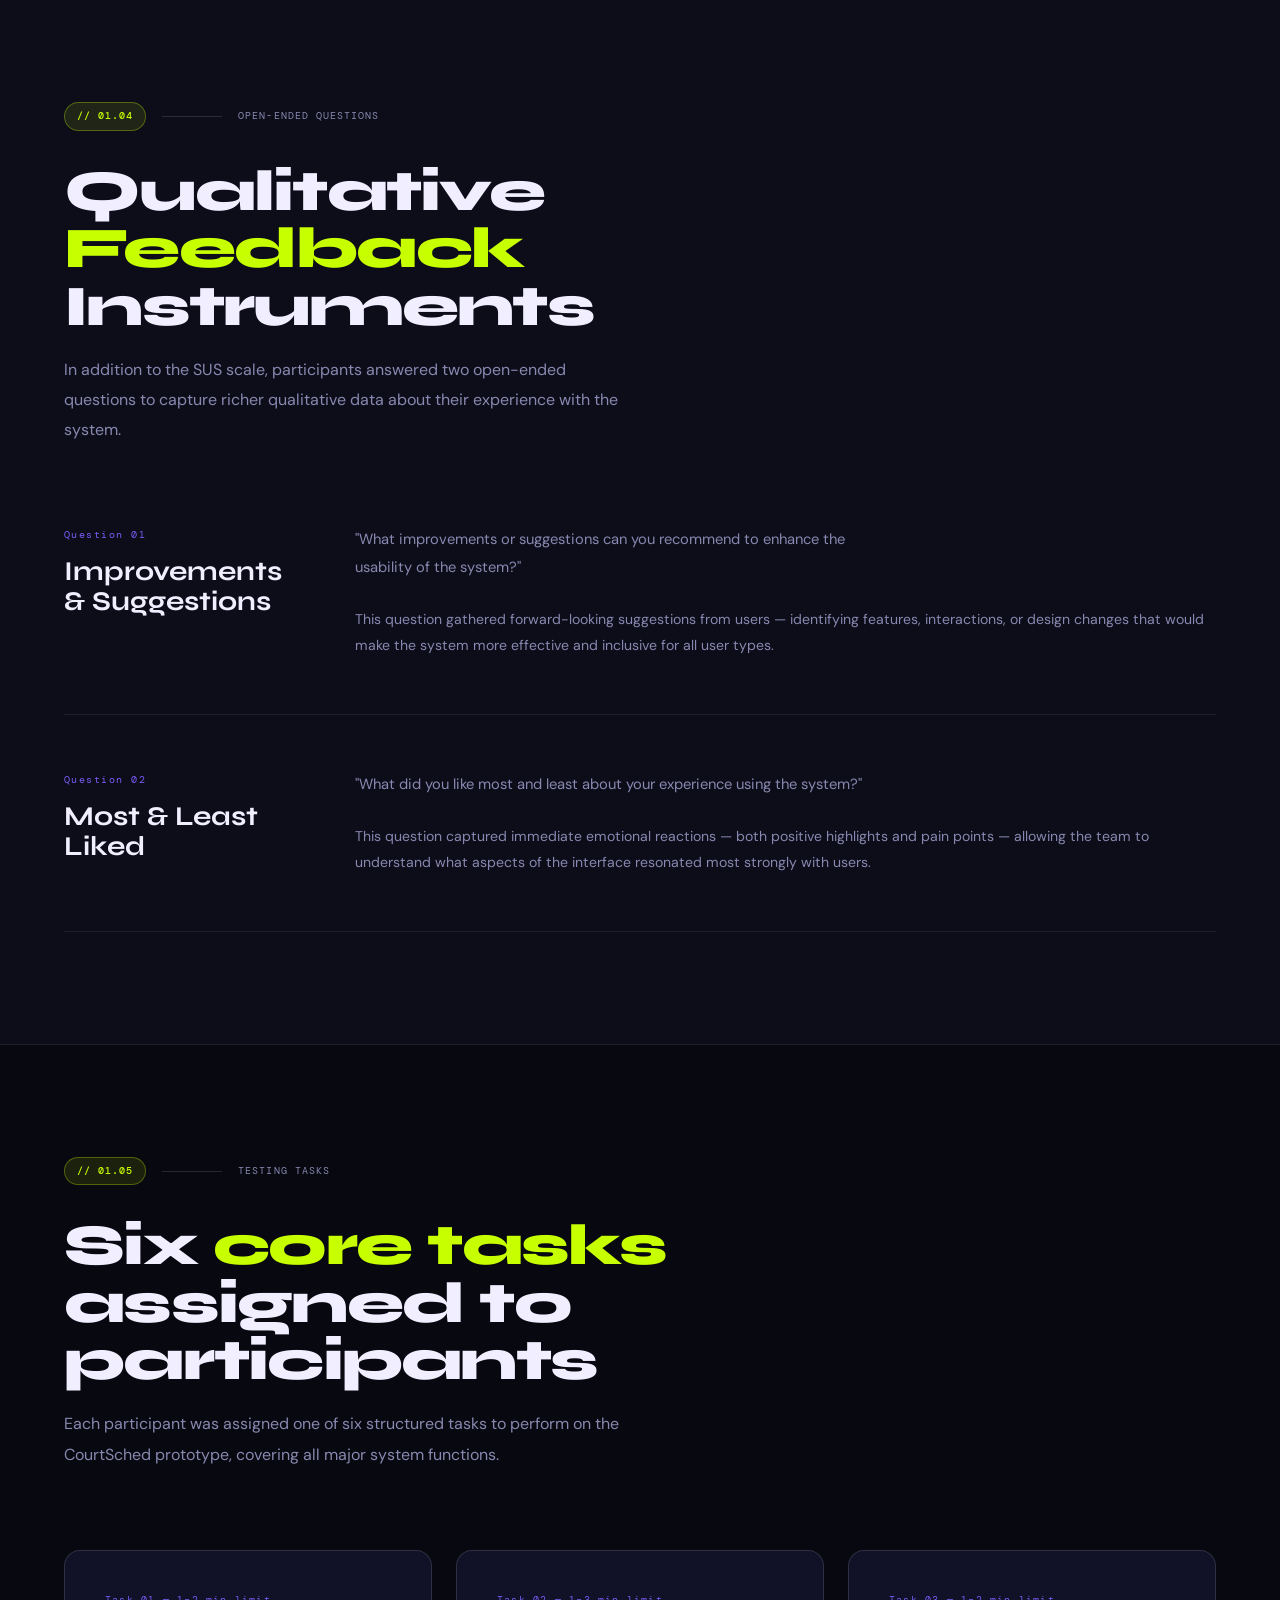
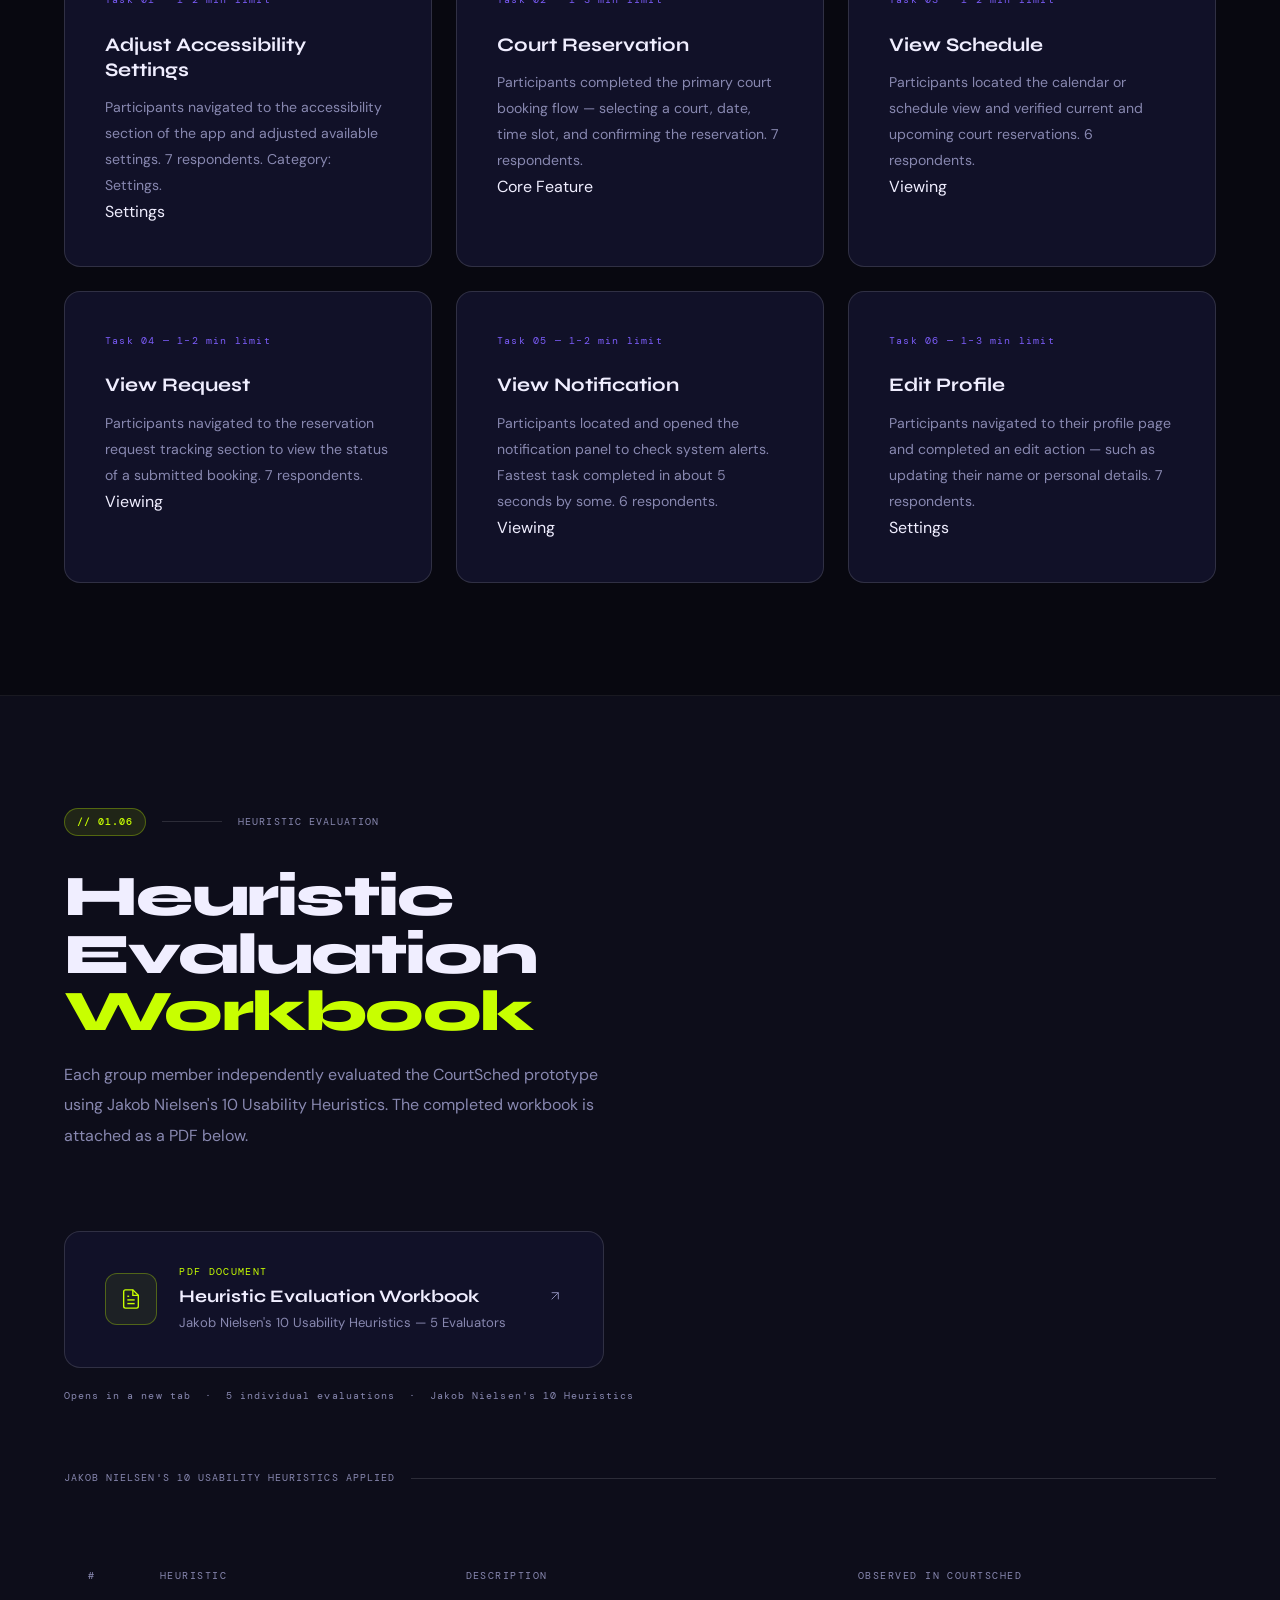
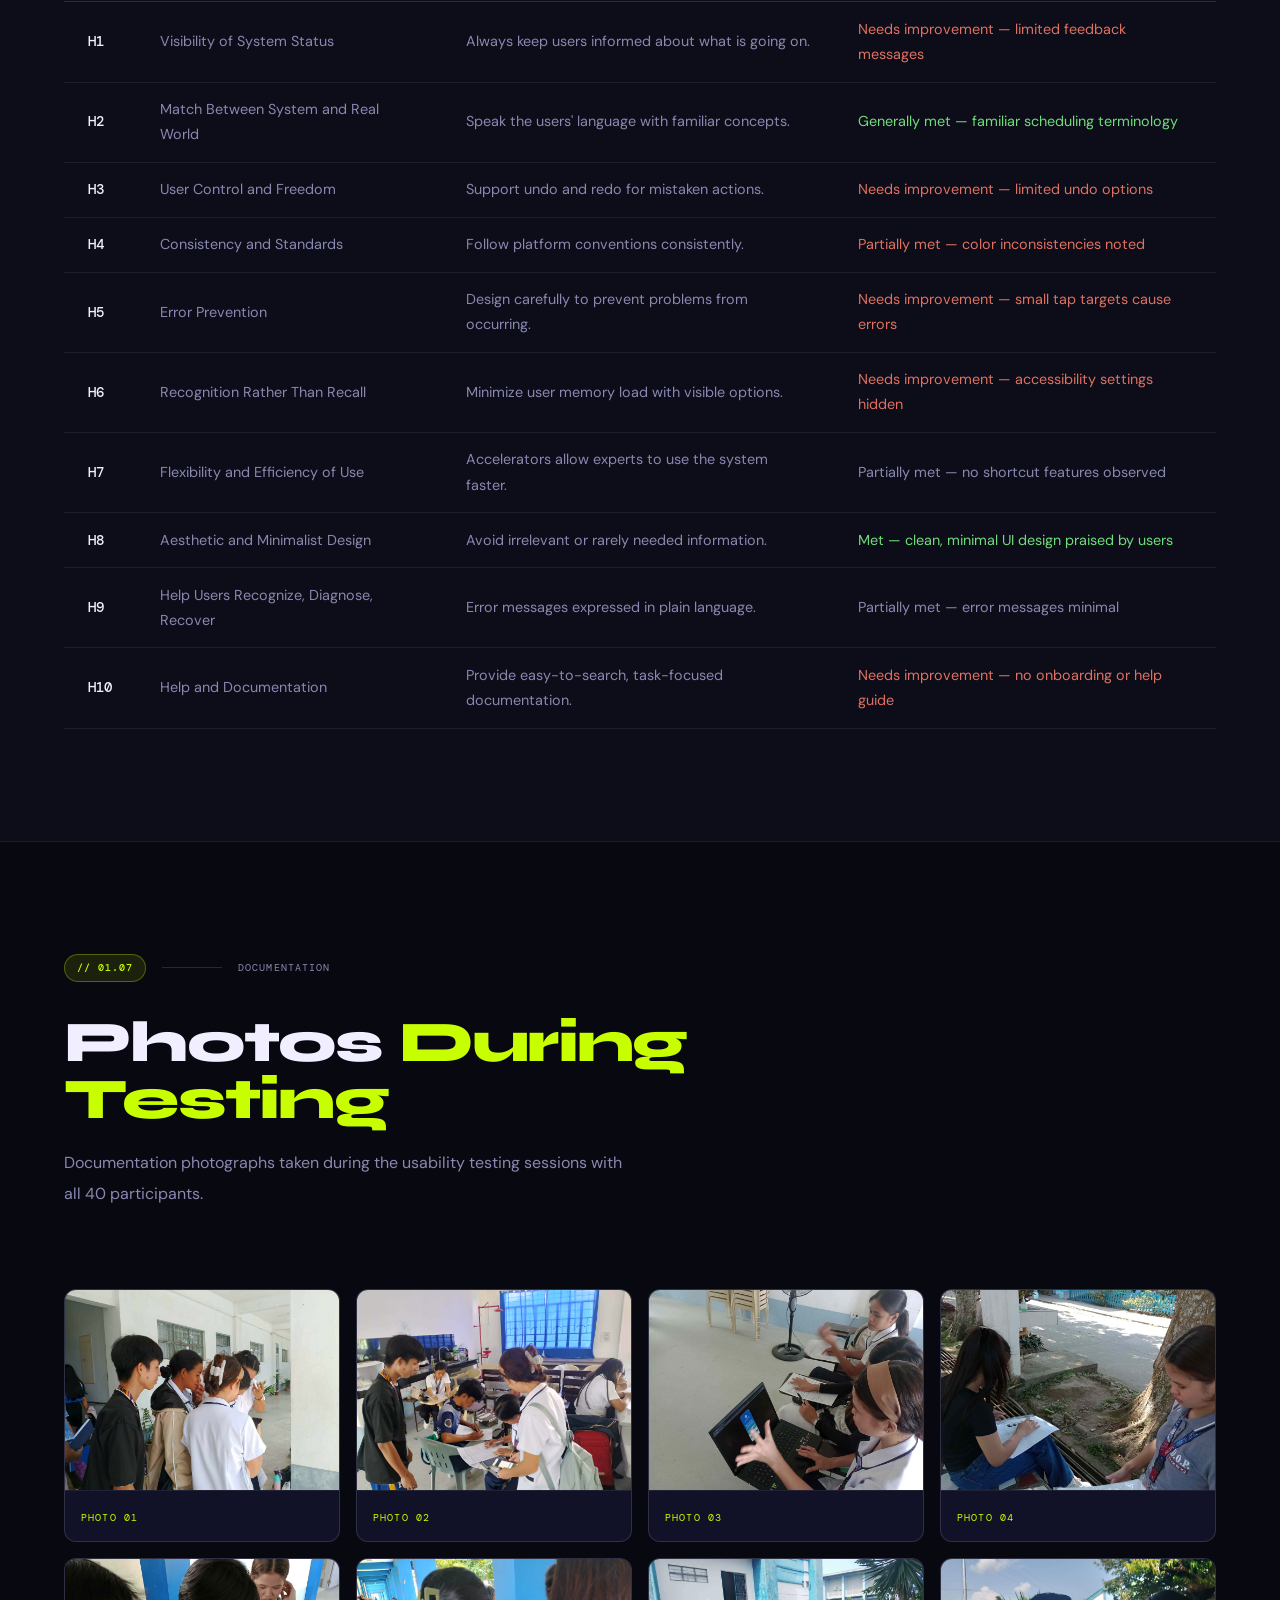
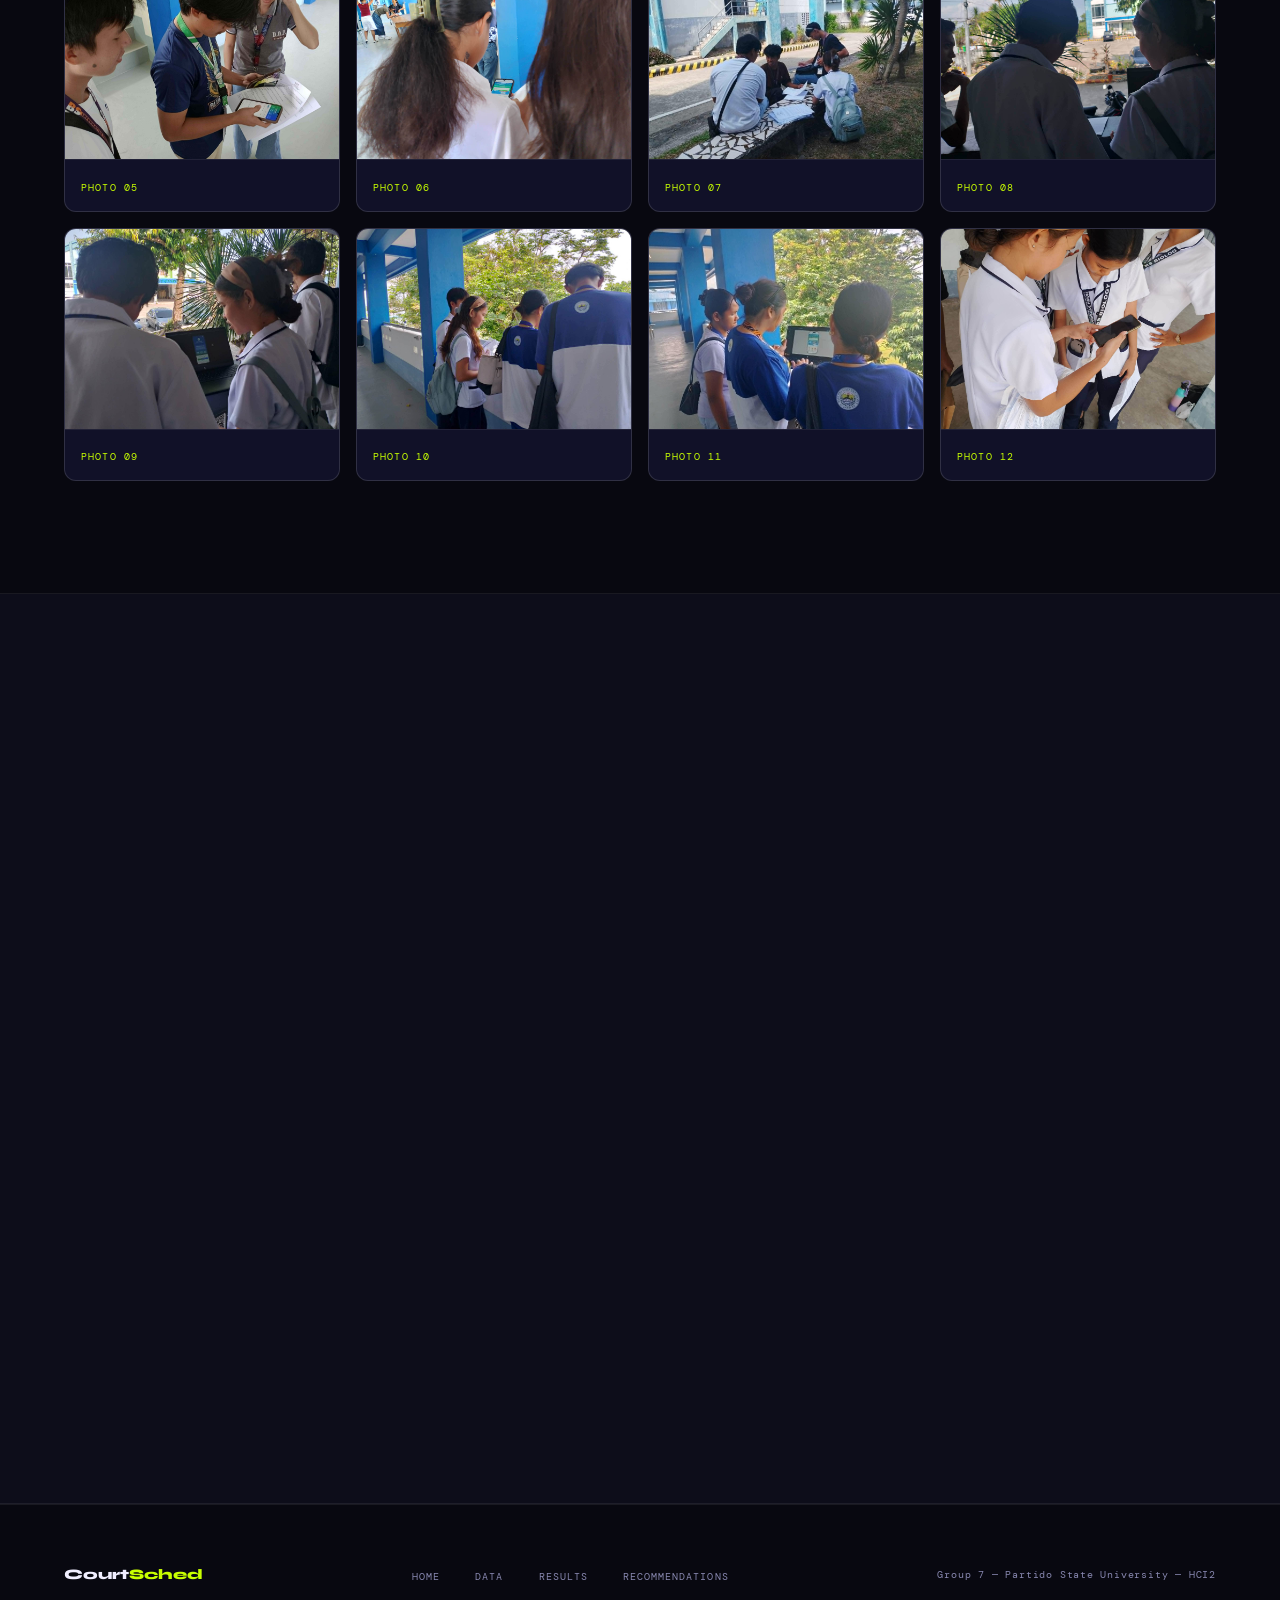
<file: data-gathering.html>
<!DOCTYPE html>
<html lang="en">
<head>
<meta charset="UTF-8">
<meta name="viewport" content="width=device-width,initial-scale=1">
<title>Data Gathering — CourtSched Usability Report</title>
<link href="https://fonts.googleapis.com/css2?family=Syne:wght@400;600;700;800&family=DM+Sans:wght@300;400;500&family=DM+Mono:wght@400;500&display=swap" rel="stylesheet">
<link rel="stylesheet" href="style.css">
</head>
<body>

<nav>
  <a class="nav-brand" href="index.html">Court<span>Sched</span></a>
  <ul class="nav-links">
    <li><a href="index.html">Home</a></li>
    <li><a href="data-gathering.html" class="active">Data Gathering</a></li>
    <li><a href="results.html">Results</a></li>
    <li><a href="recommendations.html">Recommendations</a></li>
  </ul>
  <a class="nav-cta" href="results.html">View Results</a>
  <button class="hamburger" onclick="toggleMenu()" aria-label="Menu">
    <span></span><span></span><span></span>
  </button>
</nav>

<div class="mobile-nav" id="mobileNav">
  <a href="index.html" onclick="toggleMenu()">Home</a>
  <a href="data-gathering.html" onclick="toggleMenu()">Data Gathering</a>
  <a href="results.html" onclick="toggleMenu()">Results</a>
  <a href="recommendations.html" onclick="toggleMenu()">Recommendations</a>
</div>

<!-- PAGE HERO -->
<div class="page-hero">
  <div class="eyebrow-row" style="margin-bottom:1.2rem">
    <div class="eyebrow-chip">// 01</div>
    <div class="eyebrow-rule"></div>
    <span class="eyebrow-text">Data Gathering</span>
  </div>
  <h1>Data <span>Gathering</span></h1>
  <p class="lead">All instruments, consent forms, respondent profiles, survey tools, testing photos, and supporting documentation used during the usability testing of the CourtSched prototype with 40 participants.</p>
</div>

<!-- ── 01.01 CONSENT FORM ── -->
<section class="section">
  <div class="section-head reveal">
    <div class="eyebrow-row">
      <div class="eyebrow-chip">// 01.01</div>
      <div class="eyebrow-rule"></div>
      <span class="eyebrow-text">Consent Form</span>
    </div>
    <h2 class="sec-title">Participant <span>Consent</span> Form</h2>
    <p class="sec-lead">All participants were provided with this consent form and voluntarily agreed to participate before any testing commenced.</p>
  </div>

  <!-- ▸ Drop your consent form images in images/ and update src below -->
  <div class="reveal" style="margin-top:2rem;display:grid;grid-template-columns:repeat(auto-fit,minmax(280px,1fr));gap:1rem">

    <!-- PAGE 1 -->
    <div style="border:1px solid var(--line2);border-radius:16px;overflow:hidden;background:var(--surface)">
      <div style="padding:.65rem 1.1rem;border-bottom:1px solid var(--line);display:flex;align-items:center;justify-content:space-between">
        <span style="font-family:var(--font-mono);font-size:.58rem;letter-spacing:.12em;text-transform:uppercase;color:var(--neon)">Page 1</span>
        <a href="CF&SUS/page1.png" target="_blank"
           style="font-family:var(--font-mono);font-size:.56rem;letter-spacing:.1em;text-transform:uppercase;color:var(--muted);text-decoration:none;display:flex;align-items:center;gap:.35rem">
          Open full size
          <svg width="10" height="10" viewBox="0 0 24 24" fill="none" stroke="currentColor" stroke-width="2"><line x1="7" y1="17" x2="17" y2="7"/><polyline points="7 7 17 7 17 17"/></svg>
        </a>
      </div>
      <img src="CF&SUS/page1.png" alt="Consent Form Page 1"
           style="width:100%;height:auto;display:block">
    </div>

    <!-- PAGE 2 — delete this block if only 1 page -->
    <div style="border:1px solid var(--line2);border-radius:16px;overflow:hidden;background:var(--surface)">
      <div style="padding:.65rem 1.1rem;border-bottom:1px solid var(--line);display:flex;align-items:center;justify-content:space-between">
        <span style="font-family:var(--font-mono);font-size:.58rem;letter-spacing:.12em;text-transform:uppercase;color:var(--neon)">Page 2</span>
        <a href="CF&SUS/page2.png" target="_blank"
           style="font-family:var(--font-mono);font-size:.56rem;letter-spacing:.1em;text-transform:uppercase;color:var(--muted);text-decoration:none;display:flex;align-items:center;gap:.35rem">
          Open full size
          <svg width="10" height="10" viewBox="0 0 24 24" fill="none" stroke="currentColor" stroke-width="2"><line x1="7" y1="17" x2="17" y2="7"/><polyline points="7 7 17 7 17 17"/></svg>
        </a>
      </div>
      <img src="CF&SUS/page2.png" alt="Consent Form Page 2"
           style="width:100%;height:auto;display:block">
    </div>


  </div>
</section>

<!-- ── 01.02 RESPONDENT PROFILE ── -->
<section class="section alt">
  <div class="section-head reveal">
    <div class="eyebrow-row">
      <div class="eyebrow-chip">// 01.02</div>
      <div class="eyebrow-rule"></div>
      <span class="eyebrow-text">Respondent Profile</span>
    </div>
    <h2 class="sec-title">Respondents <span>Information</span></h2>
    <p class="sec-lead">40 respondents participated in the usability study, representing a range of typical CourtSched users including students, athletes, event organizers, and community members.</p>
  </div>

  <div class="stat-band reveal" style="border:1px solid var(--line2);border-radius:16px;overflow:hidden">
    <div class="stat-item"><div class="big">40</div><div class="cap">Total Participants</div></div>
    <div class="stat-item"><div class="big">6</div><div class="cap">Tasks Per Session</div></div>
    <div class="stat-item"><div class="big">1<em>–3</em></div><div class="cap">Minutes Per Session</div></div>
    <div class="stat-item"><div class="big">100<em>%</em></div><div class="cap">Voluntary Participation</div></div>
  </div>

  <div style="margin-top:3rem" class="reveal">
    <div class="eyebrow-row" style="margin-bottom:1.5rem">
      <span class="eyebrow-text">Participant Type Summary</span>
      <div class="eyebrow-rule" style="max-width:none;flex:1"></div>
    </div>
    <div style="overflow-x:auto">
      <table class="data-table">
        <thead>
          <tr>
            <th>Participant Type</th>
            <th>Description</th>
            <th>Relevance to System</th>
            <th>Status</th>
          </tr>
        </thead>
        <tbody>
          <tr><td class="hl">Students</td><td>College-level students representing typical youth system users</td><td>Primary user demographic for court booking</td><td><span class="badge badge-green">Included</span></td></tr>
          <tr><td class="hl">Athletes</td><td>Individuals engaged in regular sports activities requiring court access</td><td>Frequent court reservers with specific scheduling needs</td><td><span class="badge badge-green">Included</span></td></tr>
          <tr><td class="hl">Event Organizers</td><td>Persons responsible for planning and managing court-based events</td><td>Advanced booking workflows and multi-court management</td><td><span class="badge badge-green">Included</span></td></tr>
          <tr><td class="hl">Barangay Officials</td><td>Local government representatives managing community facilities</td><td>Administrative access and community scheduling authority</td><td><span class="badge badge-green">Included</span></td></tr>
          <tr><td class="hl">Community Members</td><td>General public representing casual or infrequent court users</td><td>Entry-level usability benchmark for first-time users</td><td><span class="badge badge-green">Included</span></td></tr>
        </tbody>
      </table>
    </div>
  </div>
</section>

<!-- ── 01.03 SUS QUESTIONNAIRE (Survey Instruments) ── -->
<section class="section">
  <div class="section-head reveal">
    <div class="eyebrow-row">
      <div class="eyebrow-chip">// 01.03</div>
      <div class="eyebrow-rule"></div>
      <span class="eyebrow-text">Survey Instruments</span>
    </div>
    <h2 class="sec-title">System Usability Scale <span>(SUS)</span> Questionnaire</h2>
    <p class="sec-lead">Participants rated each of the 10 SUS statements on a 5-point Likert scale (1 = Strongly Disagree, 5 = Strongly Agree) after completing all assigned testing tasks.</p>
  </div>

  <div style="margin-top:2rem;overflow-x:auto" class="reveal">
    <table class="data-table">
      <thead>
        <tr><th>#</th><th>Statement</th><th>Type</th><th>Scale</th></tr>
      </thead>
      <tbody>
        <tr><td class="hl" style="font-family:var(--font-mono)">Q1</td><td>I think that I would like to use this system frequently.</td><td><span class="badge badge-green">Positive</span></td><td>1 – 5</td></tr>
        <tr><td class="hl" style="font-family:var(--font-mono)">Q2</td><td>I found the system unnecessarily complex.</td><td><span class="badge badge-red">Negative</span></td><td>1 – 5</td></tr>
        <tr><td class="hl" style="font-family:var(--font-mono)">Q3</td><td>I thought the system was easy to use.</td><td><span class="badge badge-green">Positive</span></td><td>1 – 5</td></tr>
        <tr><td class="hl" style="font-family:var(--font-mono)">Q4</td><td>I think that I would need the support of a technical person to use this system.</td><td><span class="badge badge-red">Negative</span></td><td>1 – 5</td></tr>
        <tr><td class="hl" style="font-family:var(--font-mono)">Q5</td><td>I found the various functions in this system were well integrated.</td><td><span class="badge badge-green">Positive</span></td><td>1 – 5</td></tr>
        <tr><td class="hl" style="font-family:var(--font-mono)">Q6</td><td>I thought there was too much inconsistency in this system.</td><td><span class="badge badge-red">Negative</span></td><td>1 – 5</td></tr>
        <tr><td class="hl" style="font-family:var(--font-mono)">Q7</td><td>I would imagine that most people would learn to use this system very quickly.</td><td><span class="badge badge-green">Positive</span></td><td>1 – 5</td></tr>
        <tr><td class="hl" style="font-family:var(--font-mono)">Q8</td><td>I found the system very cumbersome to use.</td><td><span class="badge badge-red">Negative</span></td><td>1 – 5</td></tr>
        <tr><td class="hl" style="font-family:var(--font-mono)">Q9</td><td>I felt very confident using the system.</td><td><span class="badge badge-green">Positive</span></td><td>1 – 5</td></tr>
        <tr><td class="hl" style="font-family:var(--font-mono)">Q10</td><td>I needed to learn a lot of things before I could get going with this system.</td><td><span class="badge badge-red">Negative</span></td><td>1 – 5</td></tr>
      </tbody>
    </table>
    <div style="margin-top:2rem;padding:1.5rem 2rem;border:1px solid rgba(200,255,0,.25);border-radius:12px;background:rgba(200,255,0,.04)">
      <div style="font-family:var(--font-mono);font-size:.65rem;letter-spacing:.14em;text-transform:uppercase;color:var(--neon);margin-bottom:.6rem">SUS Scoring Formula</div>
      <p style="font-size:.88rem;color:var(--muted);line-height:1.8">For odd-numbered questions (positive): subtract 1 from the user's score. For even-numbered questions (negative): subtract the user's score from 5. Sum all adjusted scores and multiply by 2.5 to obtain the final SUS score (0–100 scale).</p>
    </div>
  </div>
</section>

<!-- ── 01.04 OPEN-ENDED QUESTIONS ── -->
<section class="section alt">
  <div class="section-head reveal">
    <div class="eyebrow-row">
      <div class="eyebrow-chip">// 01.04</div>
      <div class="eyebrow-rule"></div>
      <span class="eyebrow-text">Open-Ended Questions</span>
    </div>
    <h2 class="sec-title">Qualitative <span>Feedback</span> Instruments</h2>
    <p class="sec-lead">In addition to the SUS scale, participants answered two open-ended questions to capture richer qualitative data about their experience with the system.</p>
  </div>
  <div style="margin-top:3rem" class="reveal">
    <div class="expertise-block" style="border-top:none;padding-top:0">
      <div>
        <span class="exp-counter">Question 01</span>
        <div class="exp-title">Improvements &amp; Suggestions</div>
      </div>
      <div>
        <p class="exp-desc">"What improvements or suggestions can you recommend to enhance the usability of the system?"</p>
        <p style="font-size:.88rem;color:var(--muted);line-height:1.8">This question gathered forward-looking suggestions from users — identifying features, interactions, or design changes that would make the system more effective and inclusive for all user types.</p>
      </div>
    </div>
    <div class="expertise-block">
      <div>
        <span class="exp-counter">Question 02</span>
        <div class="exp-title">Most &amp; Least Liked</div>
      </div>
      <div>
        <p class="exp-desc">"What did you like most and least about your experience using the system?"</p>
        <p style="font-size:.88rem;color:var(--muted);line-height:1.8">This question captured immediate emotional reactions — both positive highlights and pain points — allowing the team to understand what aspects of the interface resonated most strongly with users.</p>
      </div>
    </div>
  </div>
</section>

<!-- ── 01.05 TESTING TASKS ── -->
<section class="section">
  <div class="section-head reveal">
    <div class="eyebrow-row">
      <div class="eyebrow-chip">// 01.05</div>
      <div class="eyebrow-rule"></div>
      <span class="eyebrow-text">Testing Tasks</span>
    </div>
    <h2 class="sec-title">Six <span>core tasks</span> assigned to participants</h2>
    <p class="sec-lead">Each participant was assigned one of six structured tasks to perform on the CourtSched prototype, covering all major system functions.</p>
  </div>
  <div class="card-wrap reveal">
    <div class="card"><span class="card-num">Task 01 — 1–2 min limit</span><h3>Adjust Accessibility Settings</h3><p>Participants navigated to the accessibility section of the app and adjusted available settings. 7 respondents. Category: Settings.</p><span class="card-arrow">Settings</span></div>
    <div class="card"><span class="card-num">Task 02 — 1–3 min limit</span><h3>Court Reservation</h3><p>Participants completed the primary court booking flow — selecting a court, date, time slot, and confirming the reservation. 7 respondents.</p><span class="card-arrow">Core Feature</span></div>
    <div class="card"><span class="card-num">Task 03 — 1–2 min limit</span><h3>View Schedule</h3><p>Participants located the calendar or schedule view and verified current and upcoming court reservations. 6 respondents.</p><span class="card-arrow">Viewing</span></div>
    <div class="card"><span class="card-num">Task 04 — 1–2 min limit</span><h3>View Request</h3><p>Participants navigated to the reservation request tracking section to view the status of a submitted booking. 7 respondents.</p><span class="card-arrow">Viewing</span></div>
    <div class="card"><span class="card-num">Task 05 — 1–2 min limit</span><h3>View Notification</h3><p>Participants located and opened the notification panel to check system alerts. Fastest task completed in about 5 seconds by some. 6 respondents.</p><span class="card-arrow">Viewing</span></div>
    <div class="card"><span class="card-num">Task 06 — 1–3 min limit</span><h3>Edit Profile</h3><p>Participants navigated to their profile page and completed an edit action — such as updating their name or personal details. 7 respondents.</p><span class="card-arrow">Settings</span></div>
  </div>
</section>

<!-- ── 01.06 HEURISTIC EVALUATION WORKBOOK ── -->
<section class="section alt">
  <div class="section-head reveal">
    <div class="eyebrow-row">
      <div class="eyebrow-chip">// 01.06</div>
      <div class="eyebrow-rule"></div>
      <span class="eyebrow-text">Heuristic Evaluation</span>
    </div>
    <h2 class="sec-title">Heuristic Evaluation <span>Workbook</span></h2>
    <p class="sec-lead">Each group member independently evaluated the CourtSched prototype using Jakob Nielsen's 10 Usability Heuristics. The completed workbook is attached as a PDF below.</p>
  </div>

  <div class="reveal" style="margin-top:2rem">
    <a href="HeuristicEvaluation_CourtSched.pdf" target="_blank" rel="noopener noreferrer" style="display:inline-flex;align-items:center;gap:1.4rem;border:1px solid var(--line2);border-radius:16px;padding:2rem 2.5rem;text-decoration:none;background:var(--surface);transition:all .25s;max-width:540px;width:100%">
      <div style="flex-shrink:0;width:52px;height:52px;border:1px solid rgba(200,255,0,.3);border-radius:12px;display:flex;align-items:center;justify-content:center;background:rgba(200,255,0,.07)">
        <svg width="22" height="22" viewBox="0 0 24 24" fill="none" stroke="currentColor" stroke-width="1.5" style="color:var(--neon)"><path d="M14 2H6a2 2 0 0 0-2 2v16a2 2 0 0 0 2 2h12a2 2 0 0 0 2-2V8z"/><polyline points="14 2 14 8 20 8"/><line x1="16" y1="13" x2="8" y2="13"/><line x1="16" y1="17" x2="8" y2="17"/><polyline points="10 9 9 9 8 9"/></svg>
      </div>
      <div>
        <div style="font-family:var(--font-mono);font-size:.6rem;letter-spacing:.14em;text-transform:uppercase;color:var(--neon);margin-bottom:.3rem">PDF Document</div>
        <div style="font-family:var(--font-head);font-size:1.1rem;font-weight:700;color:var(--white);line-height:1.2">Heuristic Evaluation Workbook</div>
        <div style="font-size:.82rem;color:var(--muted);margin-top:.3rem">Jakob Nielsen's 10 Usability Heuristics — 5 Evaluators</div>
      </div>
      <div style="margin-left:auto;flex-shrink:0">
        <svg width="16" height="16" viewBox="0 0 24 24" fill="none" stroke="currentColor" stroke-width="1.5" style="color:var(--muted)"><line x1="7" y1="17" x2="17" y2="7"/><polyline points="7 7 17 7 17 17"/></svg>
      </div>
    </a>
    <p style="margin-top:1.2rem;font-family:var(--font-mono);font-size:.65rem;letter-spacing:.1em;color:var(--muted)">Opens in a new tab &nbsp;&middot;&nbsp; 5 individual evaluations &nbsp;&middot;&nbsp; Jakob Nielsen's 10 Heuristics</p>
  </div>

  <!-- 10 Heuristics Summary -->
  <div style="margin-top:4rem" class="reveal">
    <div class="eyebrow-row" style="margin-bottom:2rem">
      <span class="eyebrow-text">Jakob Nielsen's 10 Usability Heuristics Applied</span>
      <div class="eyebrow-rule" style="max-width:none;flex:1"></div>
    </div>
    <div style="overflow-x:auto">
      <table class="data-table">
        <thead><tr><th>#</th><th>Heuristic</th><th>Description</th><th>Observed in CourtSched</th></tr></thead>
        <tbody>
          <tr><td class="hl" style="font-family:var(--font-mono)">H1</td><td>Visibility of System Status</td><td>Always keep users informed about what is going on.</td><td style="color:#e07060">Needs improvement — limited feedback messages</td></tr>
          <tr><td class="hl" style="font-family:var(--font-mono)">H2</td><td>Match Between System and Real World</td><td>Speak the users' language with familiar concepts.</td><td style="color:#70dd7a">Generally met — familiar scheduling terminology</td></tr>
          <tr><td class="hl" style="font-family:var(--font-mono)">H3</td><td>User Control and Freedom</td><td>Support undo and redo for mistaken actions.</td><td style="color:#e07060">Needs improvement — limited undo options</td></tr>
          <tr><td class="hl" style="font-family:var(--font-mono)">H4</td><td>Consistency and Standards</td><td>Follow platform conventions consistently.</td><td style="color:#e07060">Partially met — color inconsistencies noted</td></tr>
          <tr><td class="hl" style="font-family:var(--font-mono)">H5</td><td>Error Prevention</td><td>Design carefully to prevent problems from occurring.</td><td style="color:#e07060">Needs improvement — small tap targets cause errors</td></tr>
          <tr><td class="hl" style="font-family:var(--font-mono)">H6</td><td>Recognition Rather Than Recall</td><td>Minimize user memory load with visible options.</td><td style="color:#e07060">Needs improvement — accessibility settings hidden</td></tr>
          <tr><td class="hl" style="font-family:var(--font-mono)">H7</td><td>Flexibility and Efficiency of Use</td><td>Accelerators allow experts to use the system faster.</td><td style="color:#8888b0">Partially met — no shortcut features observed</td></tr>
          <tr><td class="hl" style="font-family:var(--font-mono)">H8</td><td>Aesthetic and Minimalist Design</td><td>Avoid irrelevant or rarely needed information.</td><td style="color:#70dd7a">Met — clean, minimal UI design praised by users</td></tr>
          <tr><td class="hl" style="font-family:var(--font-mono)">H9</td><td>Help Users Recognize, Diagnose, Recover</td><td>Error messages expressed in plain language.</td><td style="color:#8888b0">Partially met — error messages minimal</td></tr>
          <tr><td class="hl" style="font-family:var(--font-mono)">H10</td><td>Help and Documentation</td><td>Provide easy-to-search, task-focused documentation.</td><td style="color:#e07060">Needs improvement — no onboarding or help guide</td></tr>
        </tbody>
      </table>
    </div>
  </div>
</section>

<!-- ── 01.07 PHOTOS DURING TESTING (Required by rubric) ── -->
<section class="section">
  <div class="section-head reveal">
    <div class="eyebrow-row">
      <div class="eyebrow-chip">// 01.07</div>
      <div class="eyebrow-rule"></div>
      <span class="eyebrow-text">Documentation</span>
    </div>
    <h2 class="sec-title">Photos <span>During Testing</span></h2>
    <p class="sec-lead">Documentation photographs taken during the usability testing sessions with all 40 participants.</p>
  </div>

  <div class="reveal" style="margin-top:3rem">
    <div style="display:grid;grid-template-columns:repeat(auto-fill,minmax(220px,1fr));gap:1rem">

      <!-- ▸ PHOTO 01 — replace src with your actual image file -->
      <div style="background:var(--surface);border:1px solid var(--line2);border-radius:12px;overflow:hidden">
        <div style="height:200px;overflow:hidden;background:var(--surface2)">
          <img src="images/pict1.jfif" alt="Photo 01"
               style="width:100%;height:100%;object-fit:cover;object-position:center"
               onerror="this.parentNode.style.display='flex';this.parentNode.style.alignItems='center';this.parentNode.style.justifyContent='center';this.style.display='none'">
        </div>
        <div style="padding:.7rem 1rem;border-top:1px solid var(--line)">
          <span style="font-family:var(--font-mono);font-size:.6rem;letter-spacing:.12em;text-transform:uppercase;color:var(--neon)">Photo 01</span>
        </div>
      </div>

      <!-- ▸ PHOTO 02 -->
      <div style="background:var(--surface);border:1px solid var(--line2);border-radius:12px;overflow:hidden">
        <div style="height:200px;overflow:hidden;background:var(--surface2)">
          <img src="images/pict2.jfif" alt="Photo 02"
               style="width:100%;height:100%;object-fit:cover;object-position:center"
               onerror="this.parentNode.style.display='flex';this.parentNode.style.alignItems='center';this.parentNode.style.justifyContent='center';this.style.display='none'">
        </div>
        <div style="padding:.7rem 1rem;border-top:1px solid var(--line)">
          <span style="font-family:var(--font-mono);font-size:.6rem;letter-spacing:.12em;text-transform:uppercase;color:var(--neon)">Photo 02</span>
        </div>
      </div>

      <!-- ▸ PHOTO 03 -->
      <div style="background:var(--surface);border:1px solid var(--line2);border-radius:12px;overflow:hidden">
        <div style="height:200px;overflow:hidden;background:var(--surface2)">
          <img src="images/pict3.jfif" alt="Photo 03"
               style="width:100%;height:100%;object-fit:cover;object-position:center"
               onerror="this.parentNode.style.display='flex';this.parentNode.style.alignItems='center';this.parentNode.style.justifyContent='center';this.style.display='none'">
        </div>
        <div style="padding:.7rem 1rem;border-top:1px solid var(--line)">
          <span style="font-family:var(--font-mono);font-size:.6rem;letter-spacing:.12em;text-transform:uppercase;color:var(--neon)">Photo 03</span>
        </div>
      </div>

      <!-- ▸ PHOTO 04 -->
      <div style="background:var(--surface);border:1px solid var(--line2);border-radius:12px;overflow:hidden">
        <div style="height:200px;overflow:hidden;background:var(--surface2)">
          <img src="images/pict4.jfif" alt="Photo 04"
               style="width:100%;height:100%;object-fit:cover;object-position:center"
               onerror="this.parentNode.style.display='flex';this.parentNode.style.alignItems='center';this.parentNode.style.justifyContent='center';this.style.display='none'">
        </div>
        <div style="padding:.7rem 1rem;border-top:1px solid var(--line)">
          <span style="font-family:var(--font-mono);font-size:.6rem;letter-spacing:.12em;text-transform:uppercase;color:var(--neon)">Photo 04</span>
        </div>
      </div>

      <!-- ▸ PHOTO 05 -->
      <div style="background:var(--surface);border:1px solid var(--line2);border-radius:12px;overflow:hidden">
        <div style="height:200px;overflow:hidden;background:var(--surface2)">
          <img src="images/pict5.jfif" alt="Photo 05"
               style="width:100%;height:100%;object-fit:cover;object-position:center"
               onerror="this.parentNode.style.display='flex';this.parentNode.style.alignItems='center';this.parentNode.style.justifyContent='center';this.style.display='none'">
        </div>
        <div style="padding:.7rem 1rem;border-top:1px solid var(--line)">
          <span style="font-family:var(--font-mono);font-size:.6rem;letter-spacing:.12em;text-transform:uppercase;color:var(--neon)">Photo 05</span>
        </div>
      </div>

      <!-- ▸ PHOTO 06 -->
      <div style="background:var(--surface);border:1px solid var(--line2);border-radius:12px;overflow:hidden">
        <div style="height:200px;overflow:hidden;background:var(--surface2)">
          <img src="images/pict6.jfif" alt="Photo 06"
               style="width:100%;height:100%;object-fit:cover;object-position:center"
               onerror="this.parentNode.style.display='flex';this.parentNode.style.alignItems='center';this.parentNode.style.justifyContent='center';this.style.display='none'">
        </div>
        <div style="padding:.7rem 1rem;border-top:1px solid var(--line)">
          <span style="font-family:var(--font-mono);font-size:.6rem;letter-spacing:.12em;text-transform:uppercase;color:var(--neon)">Photo 06</span>
        </div>
      </div>

      <!-- ▸ PHOTO 07 -->
      <div style="background:var(--surface);border:1px solid var(--line2);border-radius:12px;overflow:hidden">
        <div style="height:200px;overflow:hidden;background:var(--surface2)">
          <img src="images/pict7.jfif" alt="Photo 07"
               style="width:100%;height:100%;object-fit:cover;object-position:center"
               onerror="this.parentNode.style.display='flex';this.parentNode.style.alignItems='center';this.parentNode.style.justifyContent='center';this.style.display='none'">
        </div>
        <div style="padding:.7rem 1rem;border-top:1px solid var(--line)">
          <span style="font-family:var(--font-mono);font-size:.6rem;letter-spacing:.12em;text-transform:uppercase;color:var(--neon)">Photo 07</span>
        </div>
      </div>

      <!-- ▸ PHOTO 08 -->
      <div style="background:var(--surface);border:1px solid var(--line2);border-radius:12px;overflow:hidden">
        <div style="height:200px;overflow:hidden;background:var(--surface2)">
          <img src="images/pict8.jfif" alt="Photo 08"
               style="width:100%;height:100%;object-fit:cover;object-position:center"
               onerror="this.parentNode.style.display='flex';this.parentNode.style.alignItems='center';this.parentNode.style.justifyContent='center';this.style.display='none'">
        </div>
        <div style="padding:.7rem 1rem;border-top:1px solid var(--line)">
          <span style="font-family:var(--font-mono);font-size:.6rem;letter-spacing:.12em;text-transform:uppercase;color:var(--neon)">Photo 08</span>
        </div>
      </div>

      <!-- ▸ PHOTO 09 -->
      <div style="background:var(--surface);border:1px solid var(--line2);border-radius:12px;overflow:hidden">
        <div style="height:200px;overflow:hidden;background:var(--surface2)">
          <img src="images/pict9.jfif" alt="Photo 08"
               style="width:100%;height:100%;object-fit:cover;object-position:center"
               onerror="this.parentNode.style.display='flex';this.parentNode.style.alignItems='center';this.parentNode.style.justifyContent='center';this.style.display='none'">
        </div>
        <div style="padding:.7rem 1rem;border-top:1px solid var(--line)">
          <span style="font-family:var(--font-mono);font-size:.6rem;letter-spacing:.12em;text-transform:uppercase;color:var(--neon)">Photo 09</span>
        </div>
      </div>

      <!-- ▸ PHOTO 10 -->
      <div style="background:var(--surface);border:1px solid var(--line2);border-radius:12px;overflow:hidden">
        <div style="height:200px;overflow:hidden;background:var(--surface2)">
          <img src="images/pict10.jfif" alt="Photo 08"
               style="width:100%;height:100%;object-fit:cover;object-position:center"
               onerror="this.parentNode.style.display='flex';this.parentNode.style.alignItems='center';this.parentNode.style.justifyContent='center';this.style.display='none'">
        </div>
        <div style="padding:.7rem 1rem;border-top:1px solid var(--line)">
          <span style="font-family:var(--font-mono);font-size:.6rem;letter-spacing:.12em;text-transform:uppercase;color:var(--neon)">Photo 10</span>
        </div>
      </div>

      <!-- ▸ PHOTO 11 -->
      <div style="background:var(--surface);border:1px solid var(--line2);border-radius:12px;overflow:hidden">
        <div style="height:200px;overflow:hidden;background:var(--surface2)">
          <img src="images/pict11.jfif" alt="Photo 08"
               style="width:100%;height:100%;object-fit:cover;object-position:center"
               onerror="this.parentNode.style.display='flex';this.parentNode.style.alignItems='center';this.parentNode.style.justifyContent='center';this.style.display='none'">
        </div>
        <div style="padding:.7rem 1rem;border-top:1px solid var(--line)">
          <span style="font-family:var(--font-mono);font-size:.6rem;letter-spacing:.12em;text-transform:uppercase;color:var(--neon)">Photo 11</span>
        </div>
      </div>

      <!-- ▸ PHOTO 12 -->
      <div style="background:var(--surface);border:1px solid var(--line2);border-radius:12px;overflow:hidden">
        <div style="height:200px;overflow:hidden;background:var(--surface2)">
          <img src="images/pict12.jfif" alt="Photo 08"
               style="width:100%;height:100%;object-fit:cover;object-position:center"
               onerror="this.parentNode.style.display='flex';this.parentNode.style.alignItems='center';this.parentNode.style.justifyContent='center';this.style.display='none'">
        </div>
        <div style="padding:.7rem 1rem;border-top:1px solid var(--line)">
          <span style="font-family:var(--font-mono);font-size:.6rem;letter-spacing:.12em;text-transform:uppercase;color:var(--neon)">Photo 12</span>
        </div>
      </div>

    </div>

    <!-- Add more photos by duplicating a block above and updating the number -->

  </div>
</section>

<!-- ── 01.08 SUPPORTING FILES (Required by rubric) ── -->
<section class="section alt">
  <div class="section-head reveal">
    <div class="eyebrow-row">
      <div class="eyebrow-chip">// 01.08</div>
      <div class="eyebrow-rule"></div>
      <span class="eyebrow-text">Supporting Files</span>
    </div>
    <h2 class="sec-title">Supporting <span>Documents</span></h2>
    <p class="sec-lead">All related supporting files, instruments, and documentation used in the planning, execution, and reporting of this usability evaluation.</p>
  </div>

  <div class="reveal" style="margin-top:2rem">
    <div style="display:grid;grid-template-columns:repeat(auto-fit,minmax(280px,1fr));gap:1rem">

      <!-- File 1: Heuristic Workbook -->
      <a href="HeuristicEvaluation_CourtSched.pdf" target="_blank" rel="noopener noreferrer" style="display:flex;align-items:center;gap:1.2rem;border:1px solid var(--line2);border-radius:12px;padding:1.5rem;text-decoration:none;background:var(--surface);transition:all .25s">
        <div style="flex-shrink:0;width:44px;height:44px;border:1px solid rgba(200,255,0,.3);border-radius:10px;display:flex;align-items:center;justify-content:center;background:rgba(200,255,0,.07)">
          <svg width="18" height="18" viewBox="0 0 24 24" fill="none" stroke="currentColor" stroke-width="1.5" style="color:var(--neon)"><path d="M14 2H6a2 2 0 0 0-2 2v16a2 2 0 0 0 2 2h12a2 2 0 0 0 2-2V8z"/><polyline points="14 2 14 8 20 8"/></svg>
        </div>
        <div style="flex:1;min-width:0">
          <div style="font-family:var(--font-mono);font-size:.58rem;letter-spacing:.12em;text-transform:uppercase;color:var(--neon);margin-bottom:.2rem">PDF</div>
          <div style="font-size:.9rem;color:var(--white);font-weight:600;white-space:nowrap;overflow:hidden;text-overflow:ellipsis">Heuristic Evaluation Workbook</div>
          <div style="font-size:.78rem;color:var(--muted);margin-top:.2rem">Nielsen's 10 Heuristics — 5 Evaluators</div>
        </div>
        <svg width="14" height="14" viewBox="0 0 24 24" fill="none" stroke="currentColor" stroke-width="1.5" style="color:var(--muted);flex-shrink:0"><line x1="7" y1="17" x2="17" y2="7"/><polyline points="7 7 17 7 17 17"/></svg>
      </a>

      <!-- File 2: SUS Instrument -->
      <div style="display:flex;align-items:center;gap:1.2rem;border:1px solid var(--line2);border-radius:12px;padding:1.5rem;background:var(--surface)">
        <div style="flex-shrink:0;width:44px;height:44px;border:1px solid rgba(91,60,245,.3);border-radius:10px;display:flex;align-items:center;justify-content:center;background:rgba(91,60,245,.08)">
          <svg width="18" height="18" viewBox="0 0 24 24" fill="none" stroke="currentColor" stroke-width="1.5" style="color:var(--electric2)"><path d="M9 11l3 3L22 4"/><path d="M21 12v7a2 2 0 0 1-2 2H5a2 2 0 0 1-2-2V5a2 2 0 0 1 2-2h11"/></svg>
        </div>
        <div style="flex:1">
          <div style="font-family:var(--font-mono);font-size:.58rem;letter-spacing:.12em;text-transform:uppercase;color:var(--electric2);margin-bottom:.2rem">Survey</div>
          <div style="font-size:.9rem;color:var(--white);font-weight:600">SUS Questionnaire Instrument</div>
          <div style="font-size:.78rem;color:var(--muted);margin-top:.2rem">10-item scale — Brooke, J. (1996)</div>
        </div>
        <span style="font-family:var(--font-mono);font-size:.6rem;color:var(--muted);letter-spacing:.08em">Embedded above</span>
      </div>

      <!-- File 3: Consent Form -->
      <div style="display:flex;align-items:center;gap:1.2rem;border:1px solid var(--line2);border-radius:12px;padding:1.5rem;background:var(--surface)">
        <div style="flex-shrink:0;width:44px;height:44px;border:1px solid rgba(112,221,122,.3);border-radius:10px;display:flex;align-items:center;justify-content:center;background:rgba(112,221,122,.07)">
          <svg width="18" height="18" viewBox="0 0 24 24" fill="none" stroke="currentColor" stroke-width="1.5" style="color:#70dd7a"><path d="M14 2H6a2 2 0 0 0-2 2v16a2 2 0 0 0 2 2h12a2 2 0 0 0 2-2V8z"/><polyline points="14 2 14 8 20 8"/><line x1="16" y1="13" x2="8" y2="13"/><line x1="16" y1="17" x2="8" y2="17"/></svg>
        </div>
        <div style="flex:1">
          <div style="font-family:var(--font-mono);font-size:.58rem;letter-spacing:.12em;text-transform:uppercase;color:#70dd7a;margin-bottom:.2rem">Document</div>
          <div style="font-size:.9rem;color:var(--white);font-weight:600">Informed Consent Form</div>
          <div style="font-size:.78rem;color:var(--muted);margin-top:.2rem">Signed by all 40 participants</div>
        </div>
        <span style="font-family:var(--font-mono);font-size:.6rem;color:var(--muted);letter-spacing:.08em">Embedded above</span>
      </div>

      <!-- File 4: Task Scenarios -->
      <div style="display:flex;align-items:center;gap:1.2rem;border:1px solid var(--line2);border-radius:12px;padding:1.5rem;background:var(--surface)">
        <div style="flex-shrink:0;width:44px;height:44px;border:1px solid rgba(255,107,53,.3);border-radius:10px;display:flex;align-items:center;justify-content:center;background:rgba(255,107,53,.07)">
          <svg width="18" height="18" viewBox="0 0 24 24" fill="none" stroke="currentColor" stroke-width="1.5" style="color:var(--orange)"><rect x="3" y="4" width="18" height="18" rx="2"/><line x1="16" y1="2" x2="16" y2="6"/><line x1="8" y1="2" x2="8" y2="6"/><line x1="3" y1="10" x2="21" y2="10"/></svg>
        </div>
        <div style="flex:1">
          <div style="font-family:var(--font-mono);font-size:.58rem;letter-spacing:.12em;text-transform:uppercase;color:var(--orange);margin-bottom:.2rem">Task Guide</div>
          <div style="font-size:.9rem;color:var(--white);font-weight:600">Usability Test Task Scenarios</div>
          <div style="font-size:.78rem;color:var(--muted);margin-top:.2rem">6 tasks — scripts for facilitators</div>
        </div>
        <span style="font-family:var(--font-mono);font-size:.6rem;color:var(--muted);letter-spacing:.08em">Embedded above</span>
      </div>

    </div>
  </div>
</section>

<footer>
  <div class="footer-brand">Court<span>Sched</span></div>
  <ul class="footer-links">
    <li><a href="index.html">Home</a></li>
    <li><a href="data-gathering.html">Data</a></li>
    <li><a href="results.html">Results</a></li>
    <li><a href="recommendations.html">Recommendations</a></li>
  </ul>
  <div class="footer-copy">Group 7 — Partido State University — HCI2</div>
</footer>

<script>
function toggleMenu(){document.getElementById('mobileNav').classList.toggle('open')}
const reveals=document.querySelectorAll('.reveal');
const obs=new IntersectionObserver(e=>{e.forEach(x=>{if(x.isIntersecting){x.target.classList.add('visible');obs.unobserve(x.target)}})},{threshold:.08});
reveals.forEach(r=>obs.observe(r));
</script>
</body>
</html>
</file>
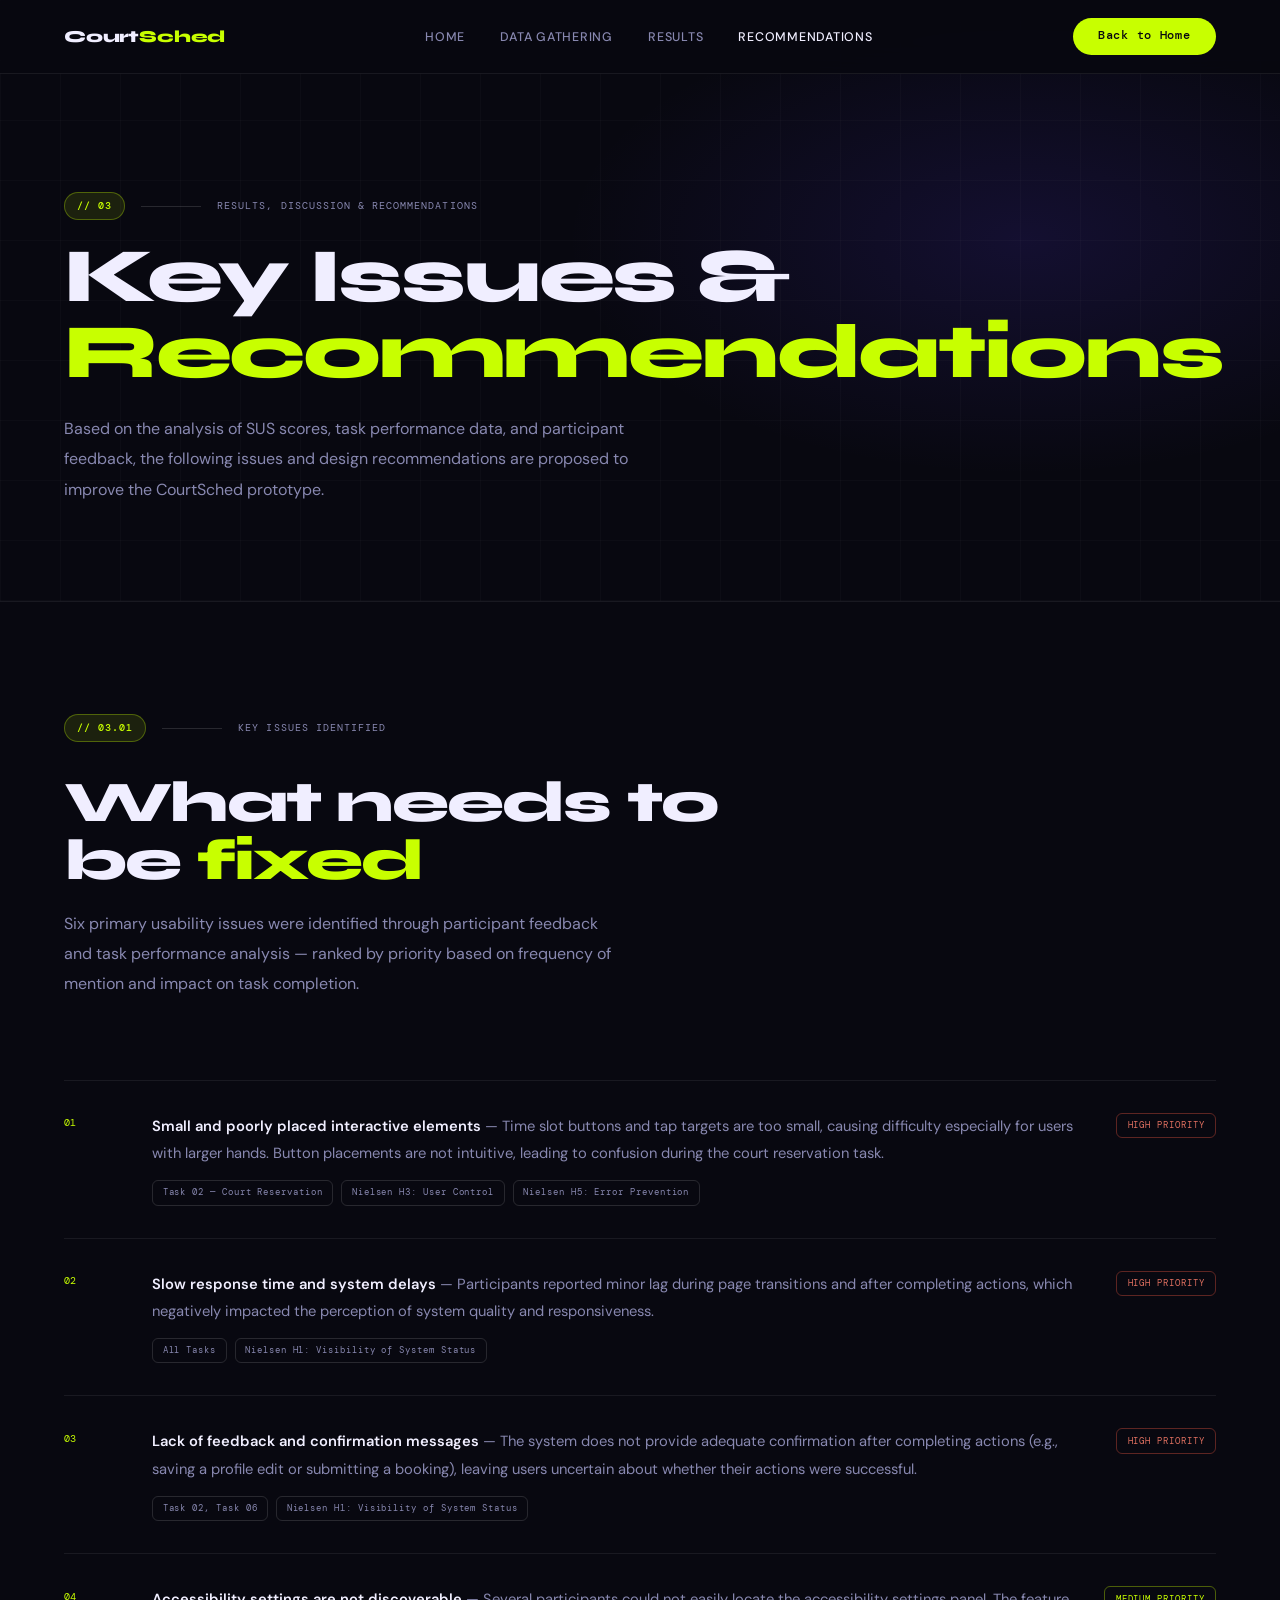
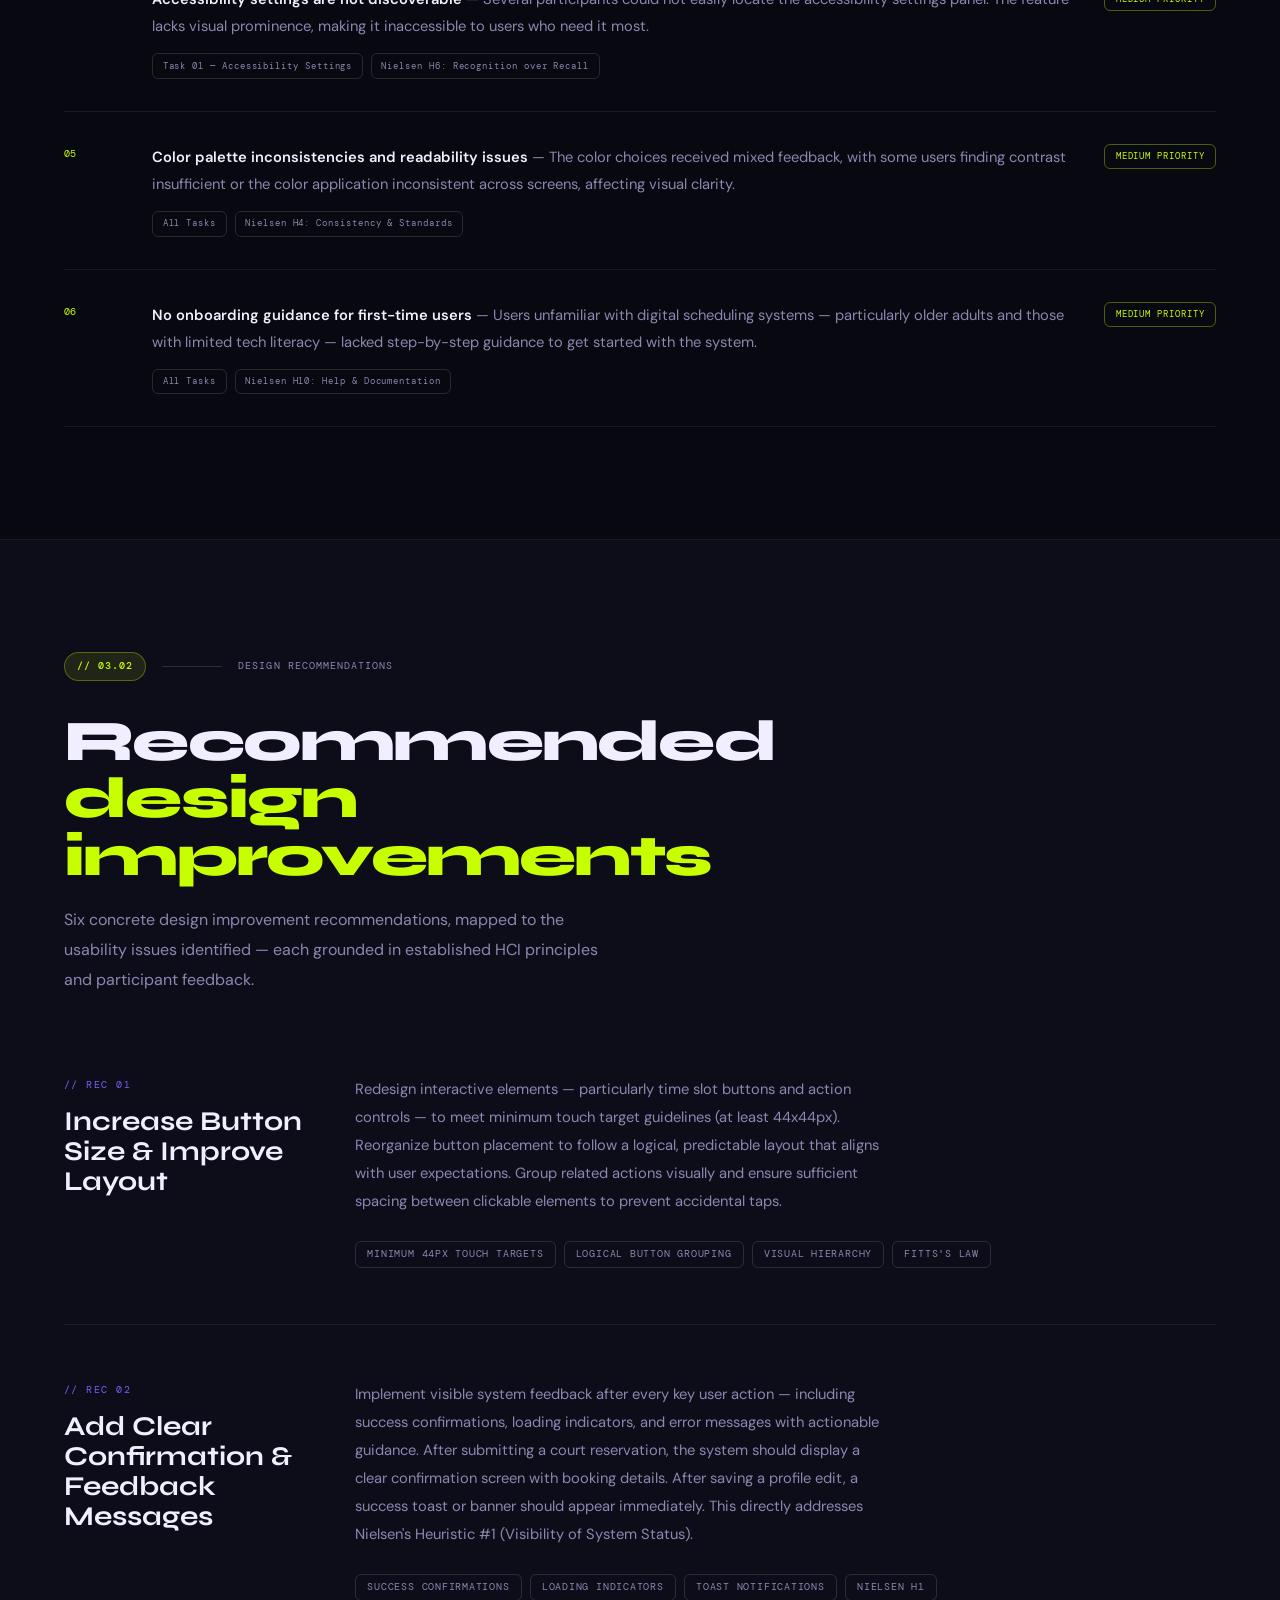
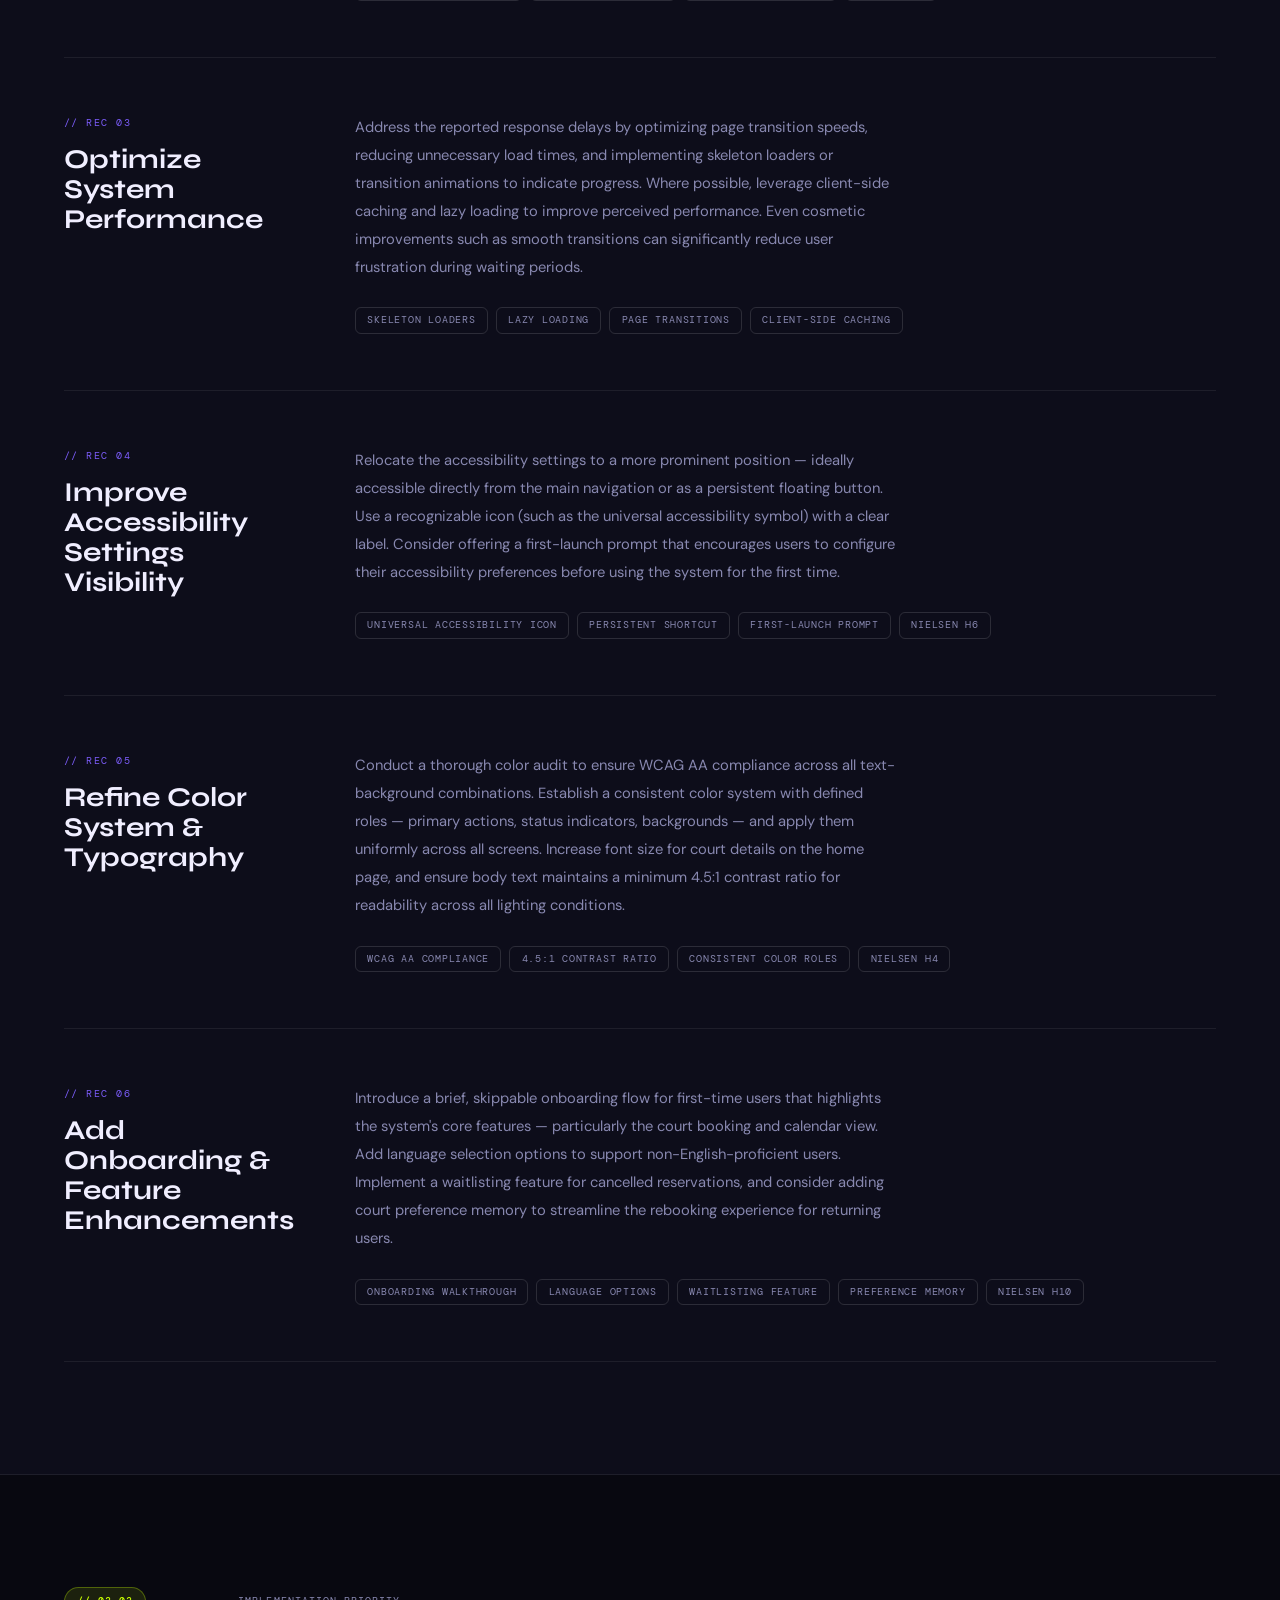
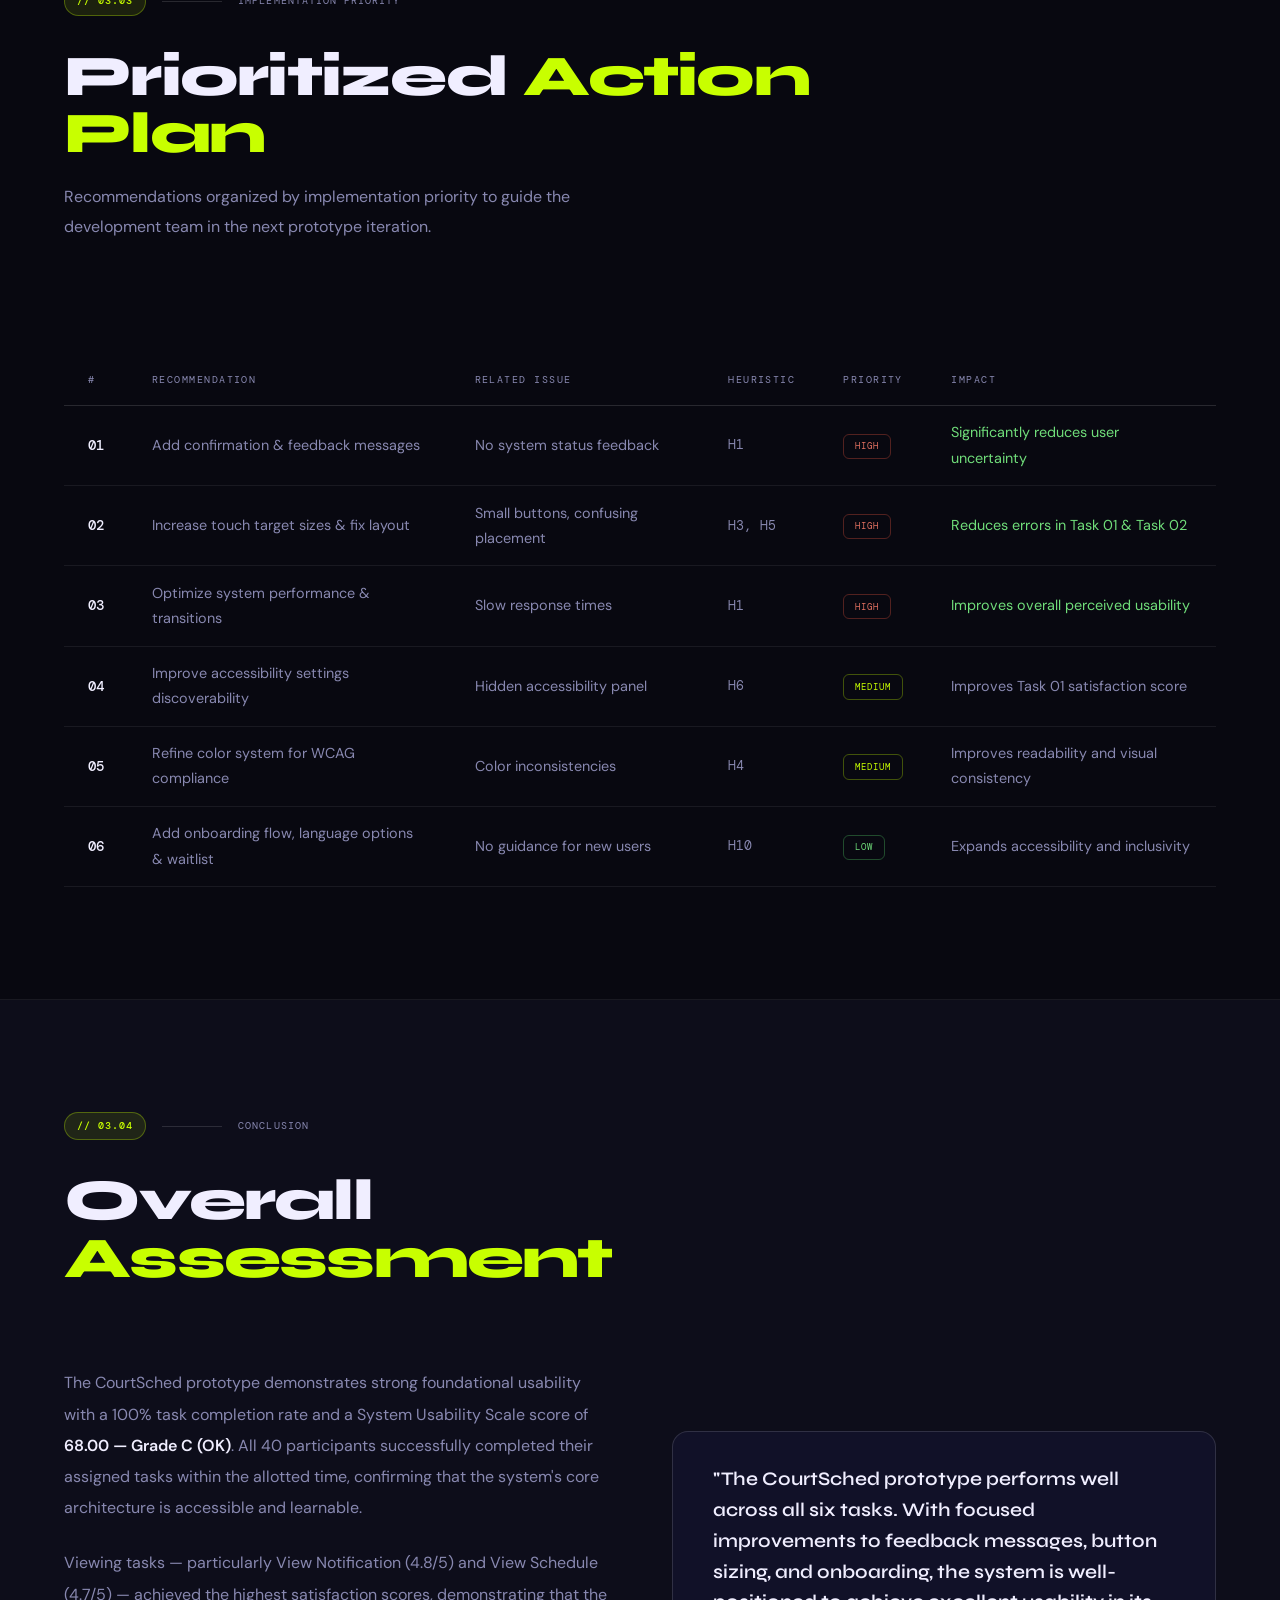
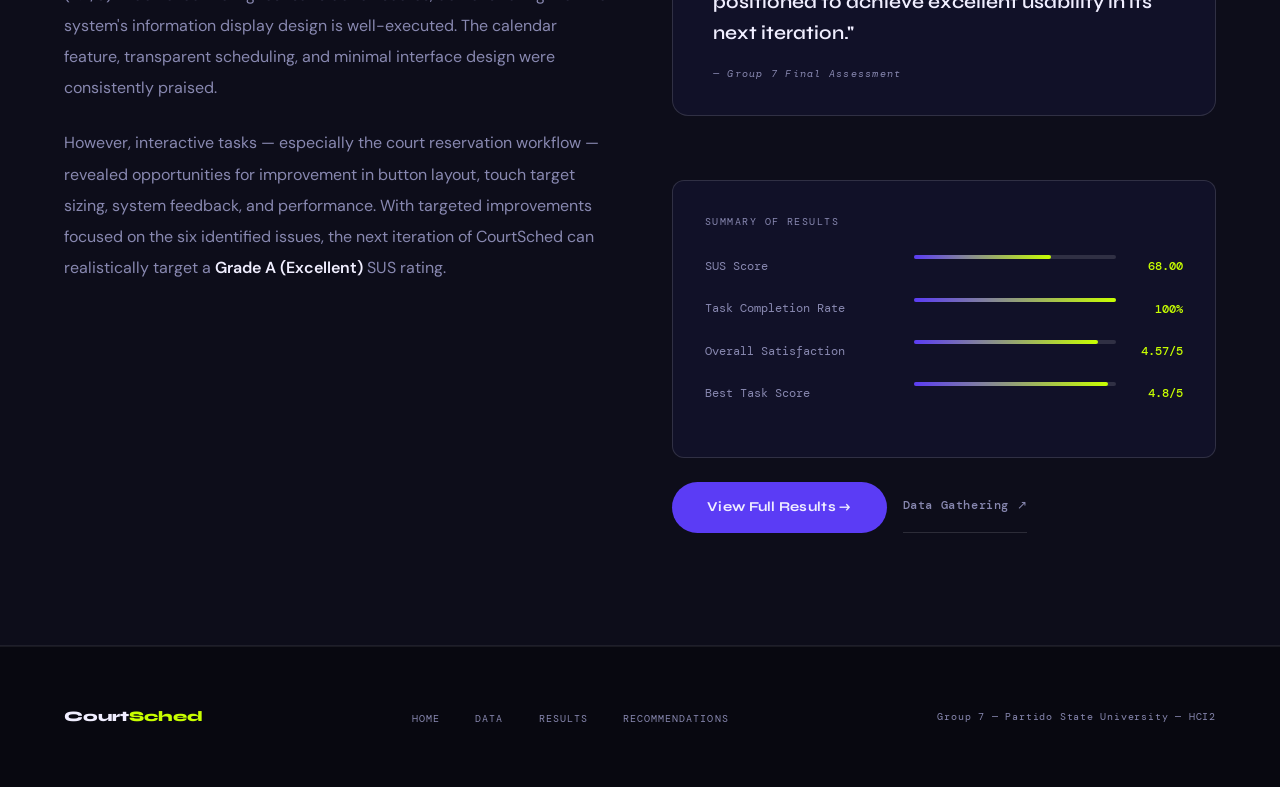
<file: recommendations.html>
<!DOCTYPE html>
<html lang="en">
<head>
<meta charset="UTF-8">
<meta name="viewport" content="width=device-width,initial-scale=1">
<title>Recommendations — CourtSched Usability Report</title>
<link href="https://fonts.googleapis.com/css2?family=Syne:wght@400;600;700;800&family=DM+Sans:wght@300;400;500&family=DM+Mono:wght@400;500&display=swap" rel="stylesheet">
<link rel="stylesheet" href="style.css">
</head>
<body>

<nav>
  <a class="nav-brand" href="index.html">Court<span>Sched</span></a>
  <ul class="nav-links">
    <li><a href="index.html">Home</a></li>
    <li><a href="data-gathering.html">Data Gathering</a></li>
    <li><a href="results.html">Results</a></li>
    <li><a href="recommendations.html" class="active">Recommendations</a></li>
  </ul>
  <a class="nav-cta" href="index.html">Back to Home</a>
  <button class="hamburger" onclick="toggleMenu()" aria-label="Menu">
    <span></span><span></span><span></span>
  </button>
</nav>

<div class="mobile-nav" id="mobileNav">
  <a href="index.html" onclick="toggleMenu()">Home</a>
  <a href="data-gathering.html" onclick="toggleMenu()">Data Gathering</a>
  <a href="results.html" onclick="toggleMenu()">Results</a>
  <a href="recommendations.html" onclick="toggleMenu()">Recommendations</a>
</div>

<!-- PAGE HERO -->
<div class="page-hero">
  <div class="eyebrow-row" style="margin-bottom:1.2rem">
    <div class="eyebrow-chip">// 03</div>
    <div class="eyebrow-rule"></div>
    <span class="eyebrow-text">Results, Discussion &amp; Recommendations</span>
  </div>
  <h1>Key Issues &amp; <span>Recommendations</span></h1>
  <p class="lead">Based on the analysis of SUS scores, task performance data, and participant feedback, the following issues and design recommendations are proposed to improve the CourtSched prototype.</p>
</div>

<!-- KEY ISSUES -->
<section class="section">
  <div class="section-head reveal">
    <div class="eyebrow-row">
      <div class="eyebrow-chip">// 03.01</div>
      <div class="eyebrow-rule"></div>
      <span class="eyebrow-text">Key Issues Identified</span>
    </div>
    <h2 class="sec-title">What needs to be <span>fixed</span></h2>
    <p class="sec-lead">Six primary usability issues were identified through participant feedback and task performance analysis — ranked by priority based on frequency of mention and impact on task completion.</p>
  </div>

  <div style="margin-top:2rem" class="reveal">
    <div class="feedback-item" style="border-top:1px solid var(--line)">
      <span class="fi-num">01</span>
      <div class="fi-text">
        <strong style="color:var(--white);font-weight:600">Small and poorly placed interactive elements</strong> — Time slot buttons and tap targets are too small, causing difficulty especially for users with larger hands. Button placements are not intuitive, leading to confusion during the court reservation task.
        <div style="margin-top:.8rem;display:flex;gap:.5rem;flex-wrap:wrap">
          <span style="font-family:var(--font-mono);font-size:.58rem;letter-spacing:.1em;color:var(--muted);border:1px solid var(--line2);padding:.2rem .6rem;border-radius:6px">Task 02 — Court Reservation</span>
          <span style="font-family:var(--font-mono);font-size:.58rem;letter-spacing:.1em;color:var(--muted);border:1px solid var(--line2);padding:.2rem .6rem;border-radius:6px">Nielsen H3: User Control</span>
          <span style="font-family:var(--font-mono);font-size:.58rem;letter-spacing:.1em;color:var(--muted);border:1px solid var(--line2);padding:.2rem .6rem;border-radius:6px">Nielsen H5: Error Prevention</span>
        </div>
      </div>
      <span class="fi-tag high">High Priority</span>
    </div>

    <div class="feedback-item">
      <span class="fi-num">02</span>
      <div class="fi-text">
        <strong style="color:var(--white);font-weight:600">Slow response time and system delays</strong> — Participants reported minor lag during page transitions and after completing actions, which negatively impacted the perception of system quality and responsiveness.
        <div style="margin-top:.8rem;display:flex;gap:.5rem;flex-wrap:wrap">
          <span style="font-family:var(--font-mono);font-size:.58rem;letter-spacing:.1em;color:var(--muted);border:1px solid var(--line2);padding:.2rem .6rem;border-radius:6px">All Tasks</span>
          <span style="font-family:var(--font-mono);font-size:.58rem;letter-spacing:.1em;color:var(--muted);border:1px solid var(--line2);padding:.2rem .6rem;border-radius:6px">Nielsen H1: Visibility of System Status</span>
        </div>
      </div>
      <span class="fi-tag high">High Priority</span>
    </div>

    <div class="feedback-item">
      <span class="fi-num">03</span>
      <div class="fi-text">
        <strong style="color:var(--white);font-weight:600">Lack of feedback and confirmation messages</strong> — The system does not provide adequate confirmation after completing actions (e.g., saving a profile edit or submitting a booking), leaving users uncertain about whether their actions were successful.
        <div style="margin-top:.8rem;display:flex;gap:.5rem;flex-wrap:wrap">
          <span style="font-family:var(--font-mono);font-size:.58rem;letter-spacing:.1em;color:var(--muted);border:1px solid var(--line2);padding:.2rem .6rem;border-radius:6px">Task 02, Task 06</span>
          <span style="font-family:var(--font-mono);font-size:.58rem;letter-spacing:.1em;color:var(--muted);border:1px solid var(--line2);padding:.2rem .6rem;border-radius:6px">Nielsen H1: Visibility of System Status</span>
        </div>
      </div>
      <span class="fi-tag high">High Priority</span>
    </div>

    <div class="feedback-item">
      <span class="fi-num">04</span>
      <div class="fi-text">
        <strong style="color:var(--white);font-weight:600">Accessibility settings are not discoverable</strong> — Several participants could not easily locate the accessibility settings panel. The feature lacks visual prominence, making it inaccessible to users who need it most.
        <div style="margin-top:.8rem;display:flex;gap:.5rem;flex-wrap:wrap">
          <span style="font-family:var(--font-mono);font-size:.58rem;letter-spacing:.1em;color:var(--muted);border:1px solid var(--line2);padding:.2rem .6rem;border-radius:6px">Task 01 — Accessibility Settings</span>
          <span style="font-family:var(--font-mono);font-size:.58rem;letter-spacing:.1em;color:var(--muted);border:1px solid var(--line2);padding:.2rem .6rem;border-radius:6px">Nielsen H6: Recognition over Recall</span>
        </div>
      </div>
      <span class="fi-tag med">Medium Priority</span>
    </div>

    <div class="feedback-item">
      <span class="fi-num">05</span>
      <div class="fi-text">
        <strong style="color:var(--white);font-weight:600">Color palette inconsistencies and readability issues</strong> — The color choices received mixed feedback, with some users finding contrast insufficient or the color application inconsistent across screens, affecting visual clarity.
        <div style="margin-top:.8rem;display:flex;gap:.5rem;flex-wrap:wrap">
          <span style="font-family:var(--font-mono);font-size:.58rem;letter-spacing:.1em;color:var(--muted);border:1px solid var(--line2);padding:.2rem .6rem;border-radius:6px">All Tasks</span>
          <span style="font-family:var(--font-mono);font-size:.58rem;letter-spacing:.1em;color:var(--muted);border:1px solid var(--line2);padding:.2rem .6rem;border-radius:6px">Nielsen H4: Consistency &amp; Standards</span>
        </div>
      </div>
      <span class="fi-tag med">Medium Priority</span>
    </div>

    <div class="feedback-item">
      <span class="fi-num">06</span>
      <div class="fi-text">
        <strong style="color:var(--white);font-weight:600">No onboarding guidance for first-time users</strong> — Users unfamiliar with digital scheduling systems — particularly older adults and those with limited tech literacy — lacked step-by-step guidance to get started with the system.
        <div style="margin-top:.8rem;display:flex;gap:.5rem;flex-wrap:wrap">
          <span style="font-family:var(--font-mono);font-size:.58rem;letter-spacing:.1em;color:var(--muted);border:1px solid var(--line2);padding:.2rem .6rem;border-radius:6px">All Tasks</span>
          <span style="font-family:var(--font-mono);font-size:.58rem;letter-spacing:.1em;color:var(--muted);border:1px solid var(--line2);padding:.2rem .6rem;border-radius:6px">Nielsen H10: Help &amp; Documentation</span>
        </div>
      </div>
      <span class="fi-tag med">Medium Priority</span>
    </div>
  </div>
</section>

<!-- RECOMMENDATIONS -->
<section class="section alt">
  <div class="section-head reveal">
    <div class="eyebrow-row">
      <div class="eyebrow-chip">// 03.02</div>
      <div class="eyebrow-rule"></div>
      <span class="eyebrow-text">Design Recommendations</span>
    </div>
    <h2 class="sec-title">Recommended <span>design improvements</span></h2>
    <p class="sec-lead">Six concrete design improvement recommendations, mapped to the usability issues identified — each grounded in established HCI principles and participant feedback.</p>
  </div>

  <div style="margin-top:2rem">
    <div class="expertise-block reveal" style="border-top:none;padding-top:0">
      <div>
        <span class="exp-counter">// REC 01</span>
        <div class="exp-title">Increase Button Size &amp; Improve Layout</div>
      </div>
      <div>
        <p class="exp-desc">Redesign interactive elements — particularly time slot buttons and action controls — to meet minimum touch target guidelines (at least 44x44px). Reorganize button placement to follow a logical, predictable layout that aligns with user expectations. Group related actions visually and ensure sufficient spacing between clickable elements to prevent accidental taps.</p>
        <div class="tag-list">
          <span class="tag-item">Minimum 44px Touch Targets</span>
          <span class="tag-item">Logical Button Grouping</span>
          <span class="tag-item">Visual Hierarchy</span>
          <span class="tag-item">Fitts's Law</span>
        </div>
      </div>
    </div>

    <div class="expertise-block reveal">
      <div>
        <span class="exp-counter">// REC 02</span>
        <div class="exp-title">Add Clear Confirmation &amp; Feedback Messages</div>
      </div>
      <div>
        <p class="exp-desc">Implement visible system feedback after every key user action — including success confirmations, loading indicators, and error messages with actionable guidance. After submitting a court reservation, the system should display a clear confirmation screen with booking details. After saving a profile edit, a success toast or banner should appear immediately. This directly addresses Nielsen's Heuristic #1 (Visibility of System Status).</p>
        <div class="tag-list">
          <span class="tag-item">Success Confirmations</span>
          <span class="tag-item">Loading Indicators</span>
          <span class="tag-item">Toast Notifications</span>
          <span class="tag-item">Nielsen H1</span>
        </div>
      </div>
    </div>

    <div class="expertise-block reveal">
      <div>
        <span class="exp-counter">// REC 03</span>
        <div class="exp-title">Optimize System Performance</div>
      </div>
      <div>
        <p class="exp-desc">Address the reported response delays by optimizing page transition speeds, reducing unnecessary load times, and implementing skeleton loaders or transition animations to indicate progress. Where possible, leverage client-side caching and lazy loading to improve perceived performance. Even cosmetic improvements such as smooth transitions can significantly reduce user frustration during waiting periods.</p>
        <div class="tag-list">
          <span class="tag-item">Skeleton Loaders</span>
          <span class="tag-item">Lazy Loading</span>
          <span class="tag-item">Page Transitions</span>
          <span class="tag-item">Client-Side Caching</span>
        </div>
      </div>
    </div>

    <div class="expertise-block reveal">
      <div>
        <span class="exp-counter">// REC 04</span>
        <div class="exp-title">Improve Accessibility Settings Visibility</div>
      </div>
      <div>
        <p class="exp-desc">Relocate the accessibility settings to a more prominent position — ideally accessible directly from the main navigation or as a persistent floating button. Use a recognizable icon (such as the universal accessibility symbol) with a clear label. Consider offering a first-launch prompt that encourages users to configure their accessibility preferences before using the system for the first time.</p>
        <div class="tag-list">
          <span class="tag-item">Universal Accessibility Icon</span>
          <span class="tag-item">Persistent Shortcut</span>
          <span class="tag-item">First-Launch Prompt</span>
          <span class="tag-item">Nielsen H6</span>
        </div>
      </div>
    </div>

    <div class="expertise-block reveal">
      <div>
        <span class="exp-counter">// REC 05</span>
        <div class="exp-title">Refine Color System &amp; Typography</div>
      </div>
      <div>
        <p class="exp-desc">Conduct a thorough color audit to ensure WCAG AA compliance across all text-background combinations. Establish a consistent color system with defined roles — primary actions, status indicators, backgrounds — and apply them uniformly across all screens. Increase font size for court details on the home page, and ensure body text maintains a minimum 4.5:1 contrast ratio for readability across all lighting conditions.</p>
        <div class="tag-list">
          <span class="tag-item">WCAG AA Compliance</span>
          <span class="tag-item">4.5:1 Contrast Ratio</span>
          <span class="tag-item">Consistent Color Roles</span>
          <span class="tag-item">Nielsen H4</span>
        </div>
      </div>
    </div>

    <div class="expertise-block reveal">
      <div>
        <span class="exp-counter">// REC 06</span>
        <div class="exp-title">Add Onboarding &amp; Feature Enhancements</div>
      </div>
      <div>
        <p class="exp-desc">Introduce a brief, skippable onboarding flow for first-time users that highlights the system's core features — particularly the court booking and calendar view. Add language selection options to support non-English-proficient users. Implement a waitlisting feature for cancelled reservations, and consider adding court preference memory to streamline the rebooking experience for returning users.</p>
        <div class="tag-list">
          <span class="tag-item">Onboarding Walkthrough</span>
          <span class="tag-item">Language Options</span>
          <span class="tag-item">Waitlisting Feature</span>
          <span class="tag-item">Preference Memory</span>
          <span class="tag-item">Nielsen H10</span>
        </div>
      </div>
    </div>
  </div>
</section>

<!-- PRIORITY MATRIX -->
<section class="section">
  <div class="section-head reveal">
    <div class="eyebrow-row">
      <div class="eyebrow-chip">// 03.03</div>
      <div class="eyebrow-rule"></div>
      <span class="eyebrow-text">Implementation Priority</span>
    </div>
    <h2 class="sec-title">Prioritized <span>Action Plan</span></h2>
    <p class="sec-lead">Recommendations organized by implementation priority to guide the development team in the next prototype iteration.</p>
  </div>

  <div class="reveal" style="overflow-x:auto">
    <table class="data-table">
      <thead>
        <tr>
          <th>#</th>
          <th>Recommendation</th>
          <th>Related Issue</th>
          <th>Heuristic</th>
          <th>Priority</th>
          <th>Impact</th>
        </tr>
      </thead>
      <tbody>
        <tr>
          <td class="hl" style="font-family:var(--font-mono)">01</td>
          <td>Add confirmation &amp; feedback messages</td>
          <td>No system status feedback</td>
          <td style="font-family:var(--font-mono);font-size:.8rem">H1</td>
          <td><span class="badge badge-red">High</span></td>
          <td style="color:#70dd7a">Significantly reduces user uncertainty</td>
        </tr>
        <tr>
          <td class="hl" style="font-family:var(--font-mono)">02</td>
          <td>Increase touch target sizes &amp; fix layout</td>
          <td>Small buttons, confusing placement</td>
          <td style="font-family:var(--font-mono);font-size:.8rem">H3, H5</td>
          <td><span class="badge badge-red">High</span></td>
          <td style="color:#70dd7a">Reduces errors in Task 01 &amp; Task 02</td>
        </tr>
        <tr>
          <td class="hl" style="font-family:var(--font-mono)">03</td>
          <td>Optimize system performance &amp; transitions</td>
          <td>Slow response times</td>
          <td style="font-family:var(--font-mono);font-size:.8rem">H1</td>
          <td><span class="badge badge-red">High</span></td>
          <td style="color:#70dd7a">Improves overall perceived usability</td>
        </tr>
        <tr>
          <td class="hl" style="font-family:var(--font-mono)">04</td>
          <td>Improve accessibility settings discoverability</td>
          <td>Hidden accessibility panel</td>
          <td style="font-family:var(--font-mono);font-size:.8rem">H6</td>
          <td><span class="badge badge-gold">Medium</span></td>
          <td style="color:var(--muted)">Improves Task 01 satisfaction score</td>
        </tr>
        <tr>
          <td class="hl" style="font-family:var(--font-mono)">05</td>
          <td>Refine color system for WCAG compliance</td>
          <td>Color inconsistencies</td>
          <td style="font-family:var(--font-mono);font-size:.8rem">H4</td>
          <td><span class="badge badge-gold">Medium</span></td>
          <td style="color:var(--muted)">Improves readability and visual consistency</td>
        </tr>
        <tr>
          <td class="hl" style="font-family:var(--font-mono)">06</td>
          <td>Add onboarding flow, language options &amp; waitlist</td>
          <td>No guidance for new users</td>
          <td style="font-family:var(--font-mono);font-size:.8rem">H10</td>
          <td><span class="badge badge-green">Low</span></td>
          <td style="color:var(--muted)">Expands accessibility and inclusivity</td>
        </tr>
      </tbody>
    </table>
  </div>
</section>

<!-- CONCLUSION -->
<section class="section alt">
  <div class="section-head reveal">
    <div class="eyebrow-row">
      <div class="eyebrow-chip">// 03.04</div>
      <div class="eyebrow-rule"></div>
      <span class="eyebrow-text">Conclusion</span>
    </div>
    <h2 class="sec-title">Overall <span>Assessment</span></h2>
  </div>

  <div class="two-col reveal">
    <div>
      <p style="font-size:1rem;color:var(--muted);line-height:1.95;margin-bottom:1.5rem">The CourtSched prototype demonstrates strong foundational usability with a 100% task completion rate and a System Usability Scale score of <strong style="color:var(--white);font-weight:600">68.00 — Grade C (OK)</strong>. All 40 participants successfully completed their assigned tasks within the allotted time, confirming that the system's core architecture is accessible and learnable.</p>
      <p style="font-size:1rem;color:var(--muted);line-height:1.95;margin-bottom:1.5rem">Viewing tasks — particularly View Notification (4.8/5) and View Schedule (4.7/5) — achieved the highest satisfaction scores, demonstrating that the system's information display design is well-executed. The calendar feature, transparent scheduling, and minimal interface design were consistently praised.</p>
      <p style="font-size:1rem;color:var(--muted);line-height:1.95">However, interactive tasks — especially the court reservation workflow — revealed opportunities for improvement in button layout, touch target sizing, system feedback, and performance. With targeted improvements focused on the six identified issues, the next iteration of CourtSched can realistically target a <strong style="color:var(--white);font-weight:600">Grade A (Excellent)</strong> SUS rating.</p>
    </div>
    <div>
      <div class="pull-quote">
        <p>"The CourtSched prototype performs well across all six tasks. With focused improvements to feedback messages, button sizing, and onboarding, the system is well-positioned to achieve excellent usability in its next iteration."</p>
        <cite>— Group 7 Final Assessment</cite>
      </div>

      <div style="margin-top:2.5rem;border:1px solid var(--line2);border-radius:12px;padding:2rem;background:var(--surface)">
        <div style="font-family:var(--font-mono);font-size:.65rem;letter-spacing:.14em;text-transform:uppercase;color:var(--muted);margin-bottom:1.5rem">Summary of Results</div>
        <div class="bar-row"><span class="bar-label">SUS Score</span><div class="bar-track"><div class="bar-fill" style="width:68%"></div></div><span class="bar-val">68.00</span></div>
        <div class="bar-row"><span class="bar-label">Task Completion Rate</span><div class="bar-track"><div class="bar-fill" style="width:100%"></div></div><span class="bar-val">100%</span></div>
        <div class="bar-row"><span class="bar-label">Overall Satisfaction</span><div class="bar-track"><div class="bar-fill" style="width:91.3%"></div></div><span class="bar-val">4.57/5</span></div>
        <div class="bar-row"><span class="bar-label">Best Task Score</span><div class="bar-track"><div class="bar-fill" style="width:96%"></div></div><span class="bar-val">4.8/5</span></div>
      </div>

      <div style="margin-top:1.5rem;display:flex;gap:1rem;flex-wrap:wrap">
        <a href="results.html" class="btn-primary">View Full Results &#8594;</a>
        <a href="data-gathering.html" class="btn-ghost">Data Gathering &#8599;</a>
      </div>
    </div>
  </div>
</section>

<footer>
  <div class="footer-brand">Court<span>Sched</span></div>
  <ul class="footer-links">
    <li><a href="index.html">Home</a></li>
    <li><a href="data-gathering.html">Data</a></li>
    <li><a href="results.html">Results</a></li>
    <li><a href="recommendations.html">Recommendations</a></li>
  </ul>
  <div class="footer-copy">Group 7 — Partido State University — HCI2</div>
</footer>

<script>
function toggleMenu(){document.getElementById('mobileNav').classList.toggle('open')}
const reveals=document.querySelectorAll('.reveal');
const obs=new IntersectionObserver(e=>{e.forEach(x=>{if(x.isIntersecting){x.target.classList.add('visible');obs.unobserve(x.target)}})},{threshold:.08});
reveals.forEach(r=>obs.observe(r));
</script>
</body>
</html>
</file>
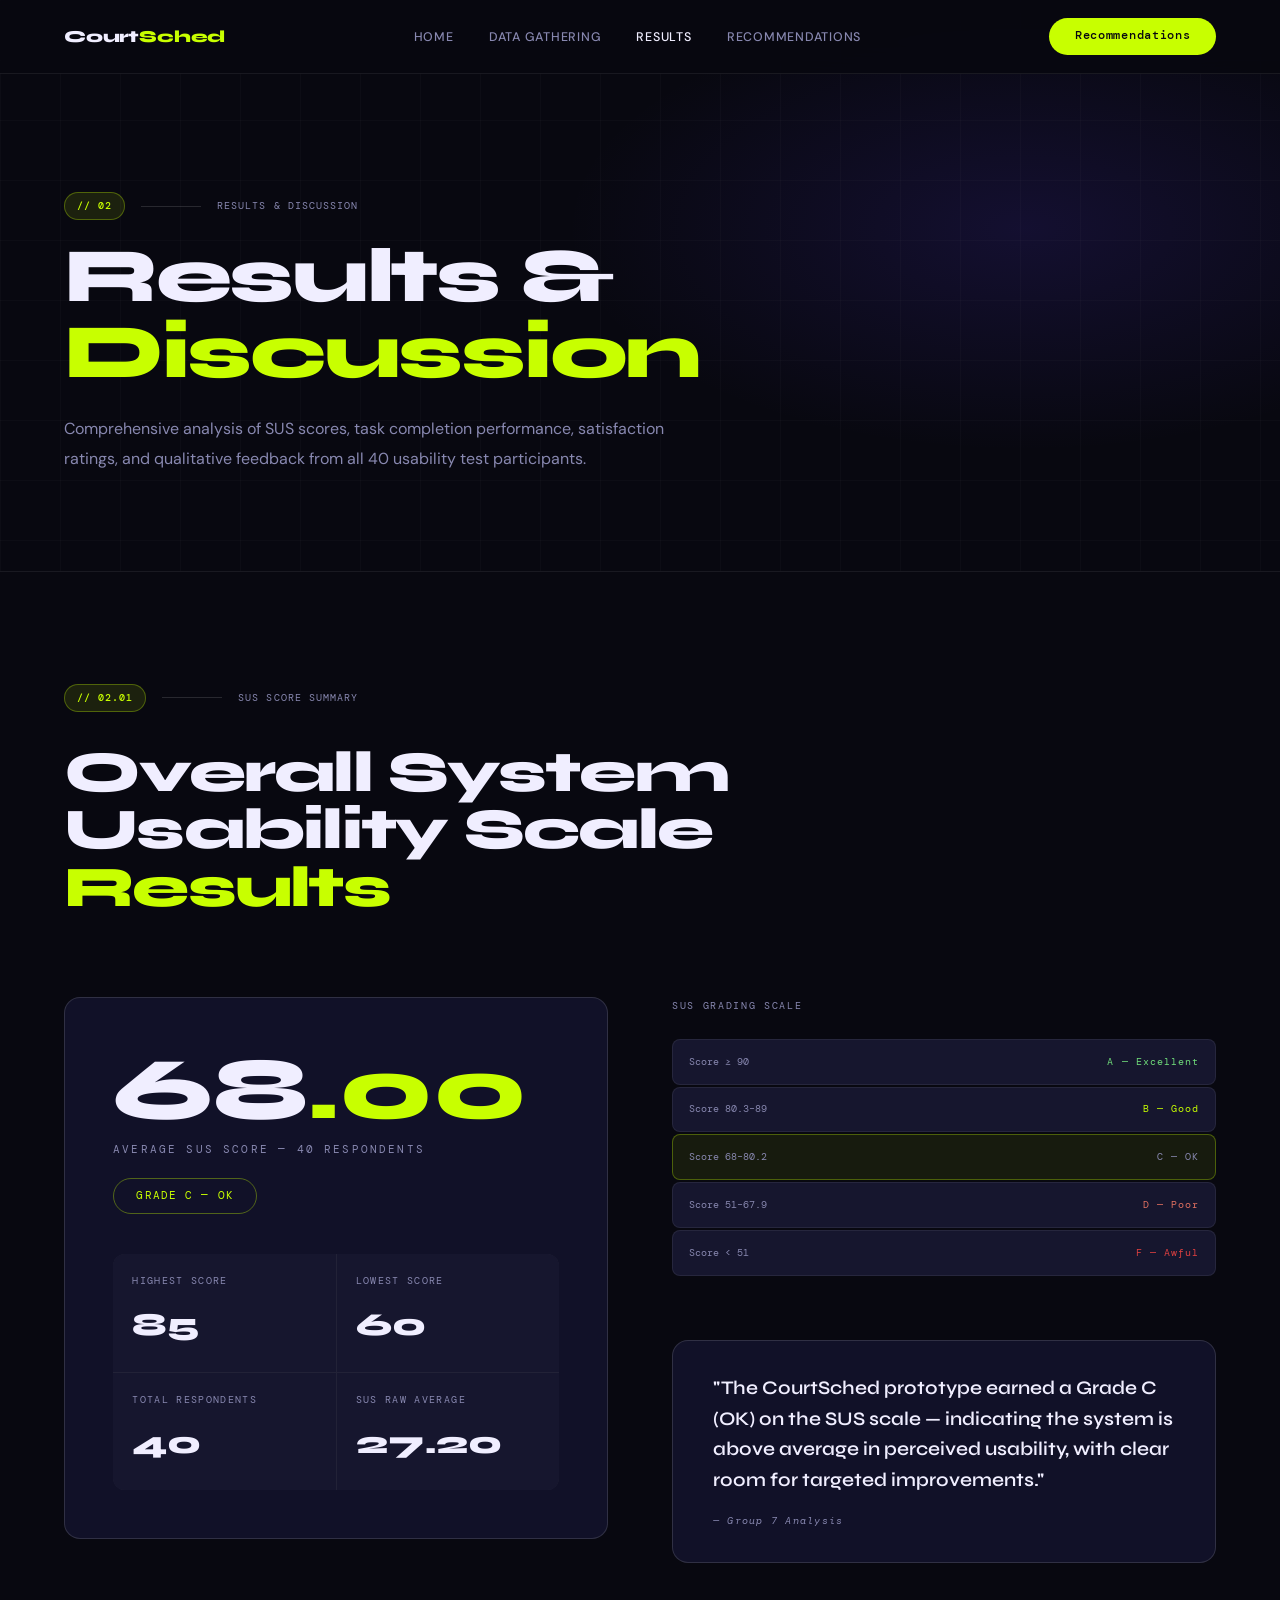
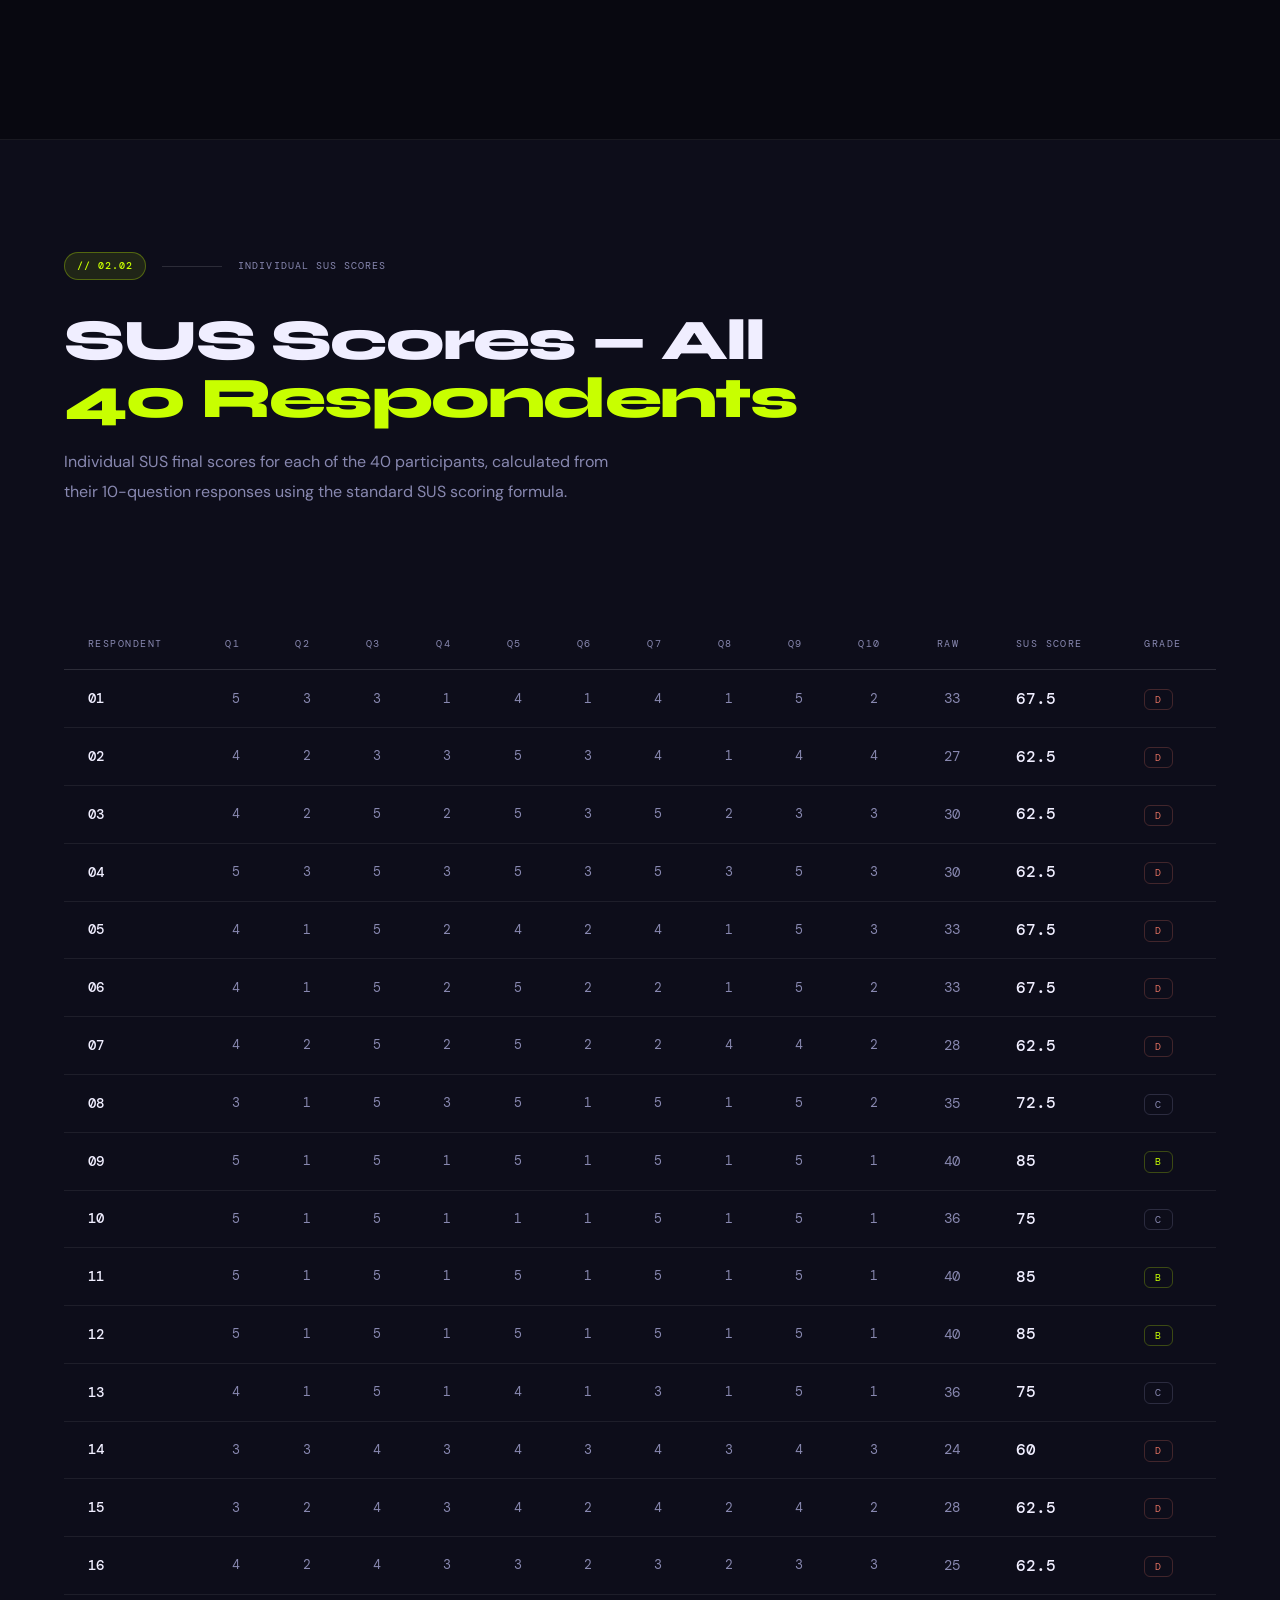
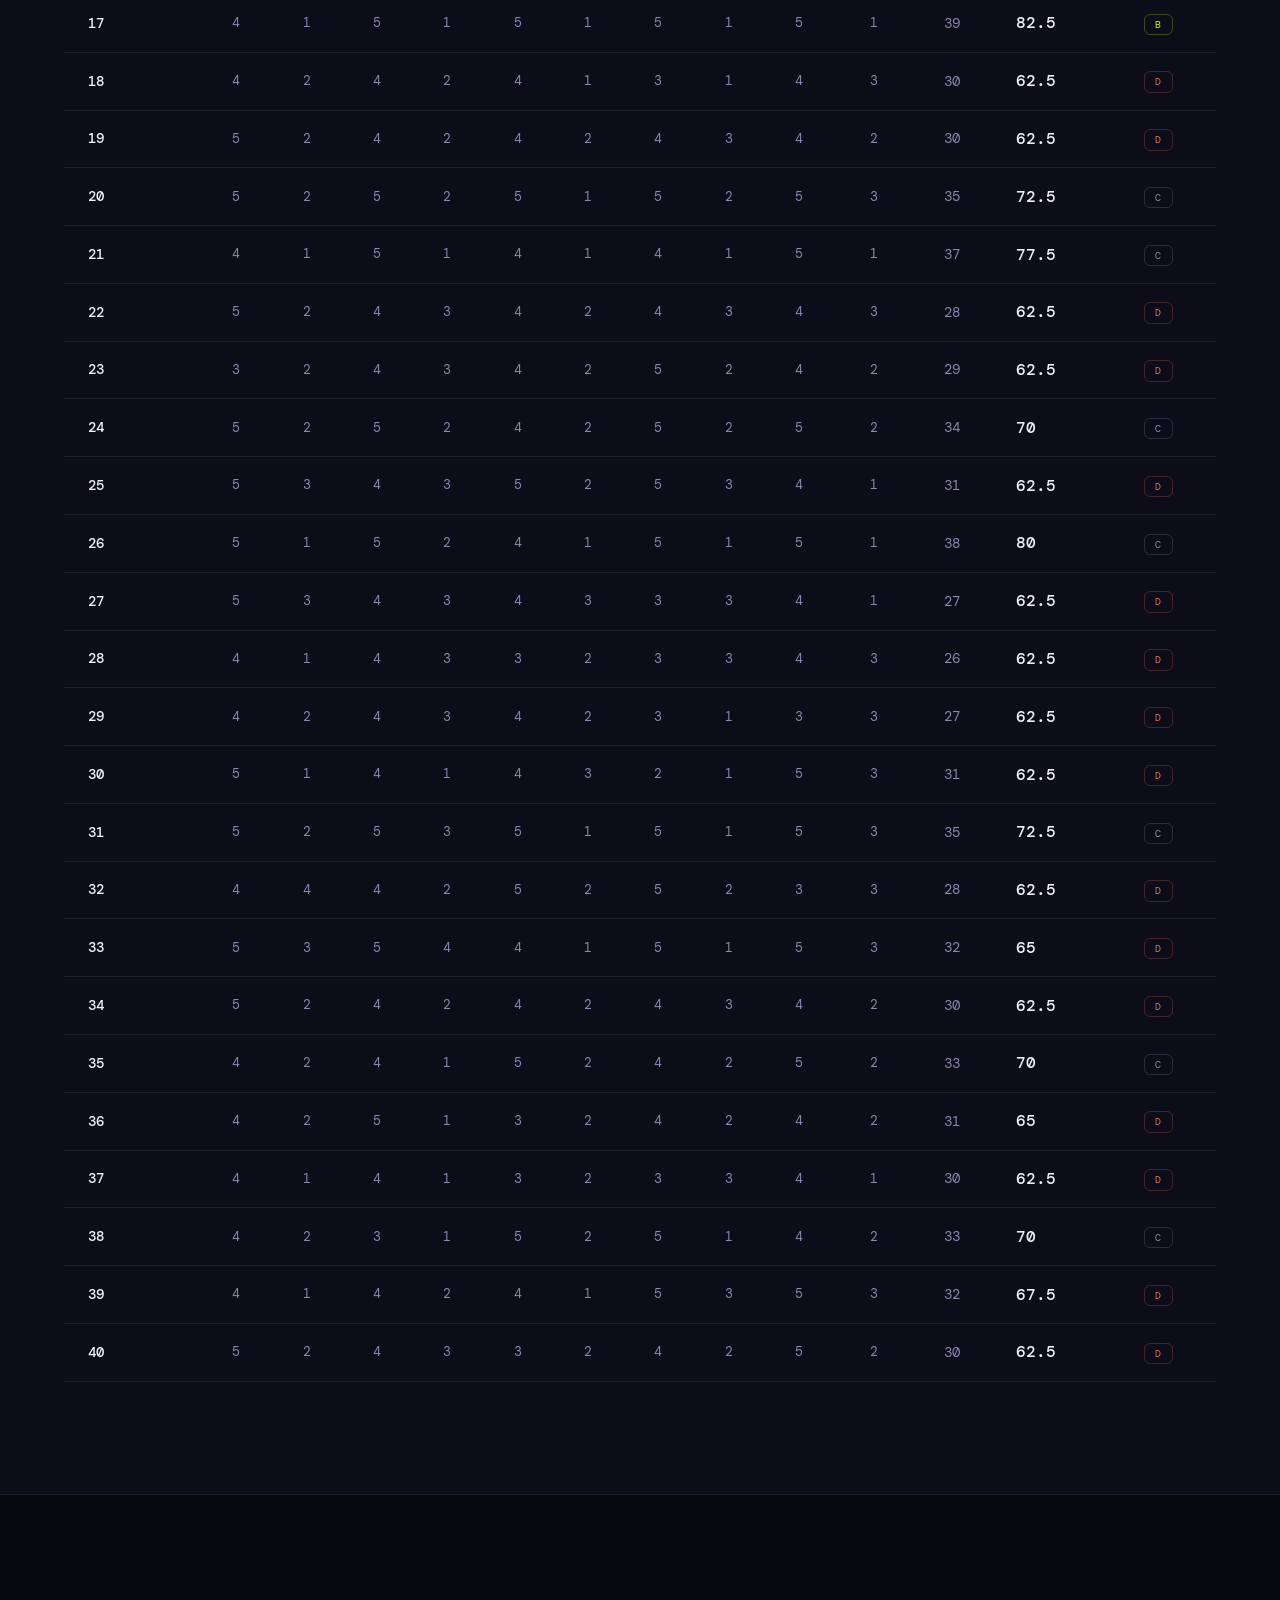
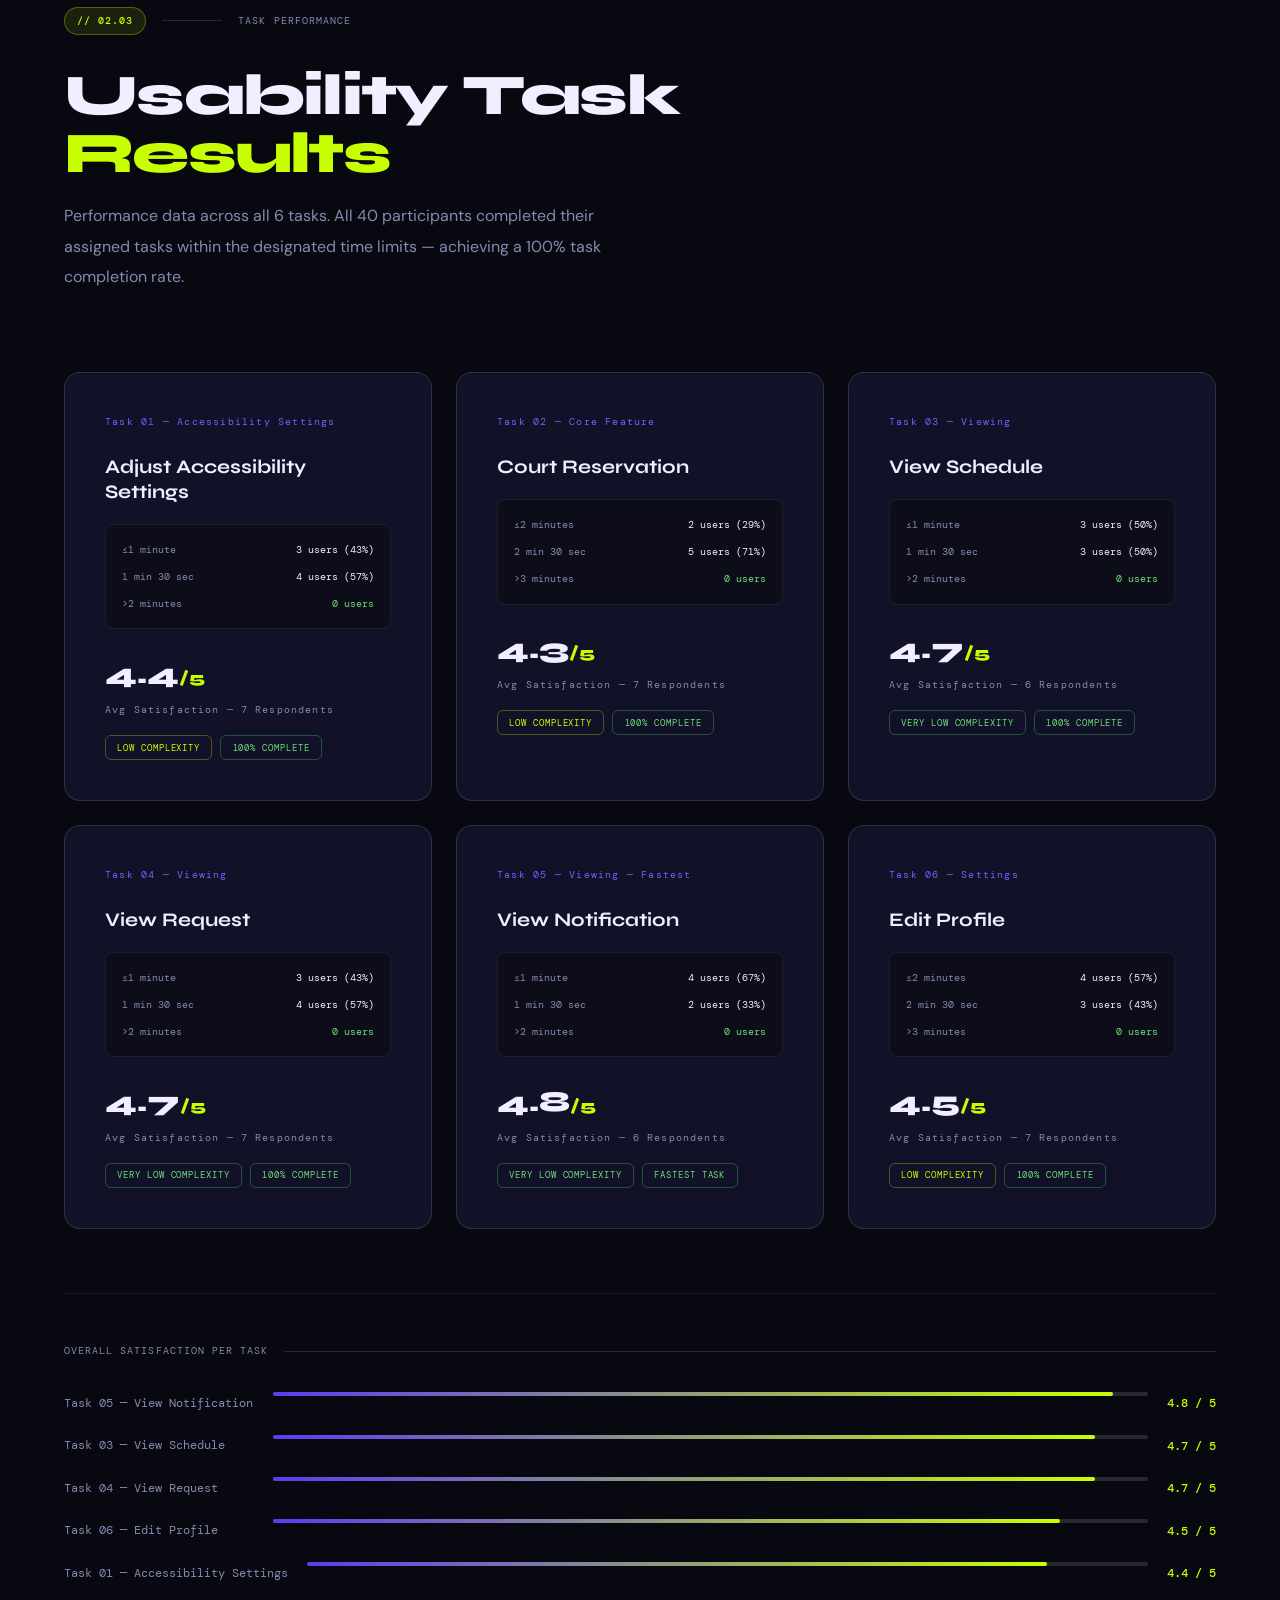
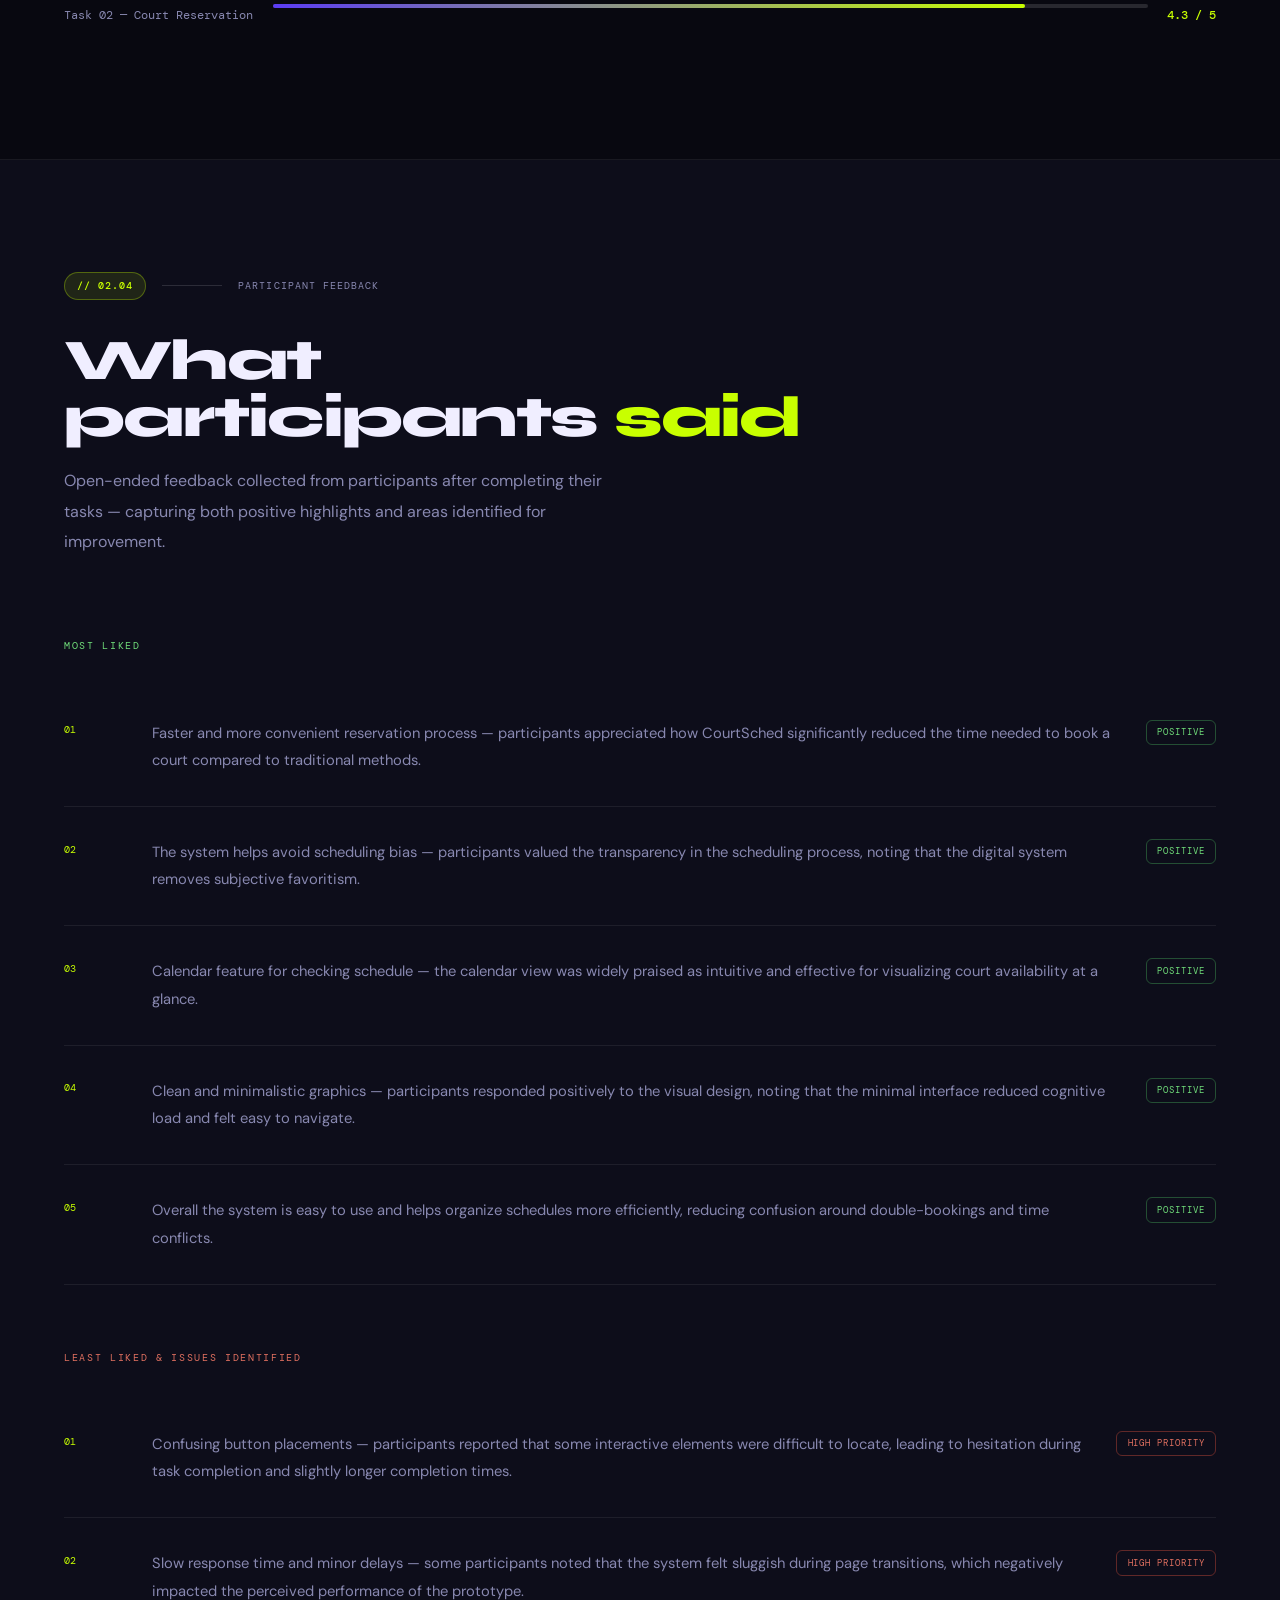
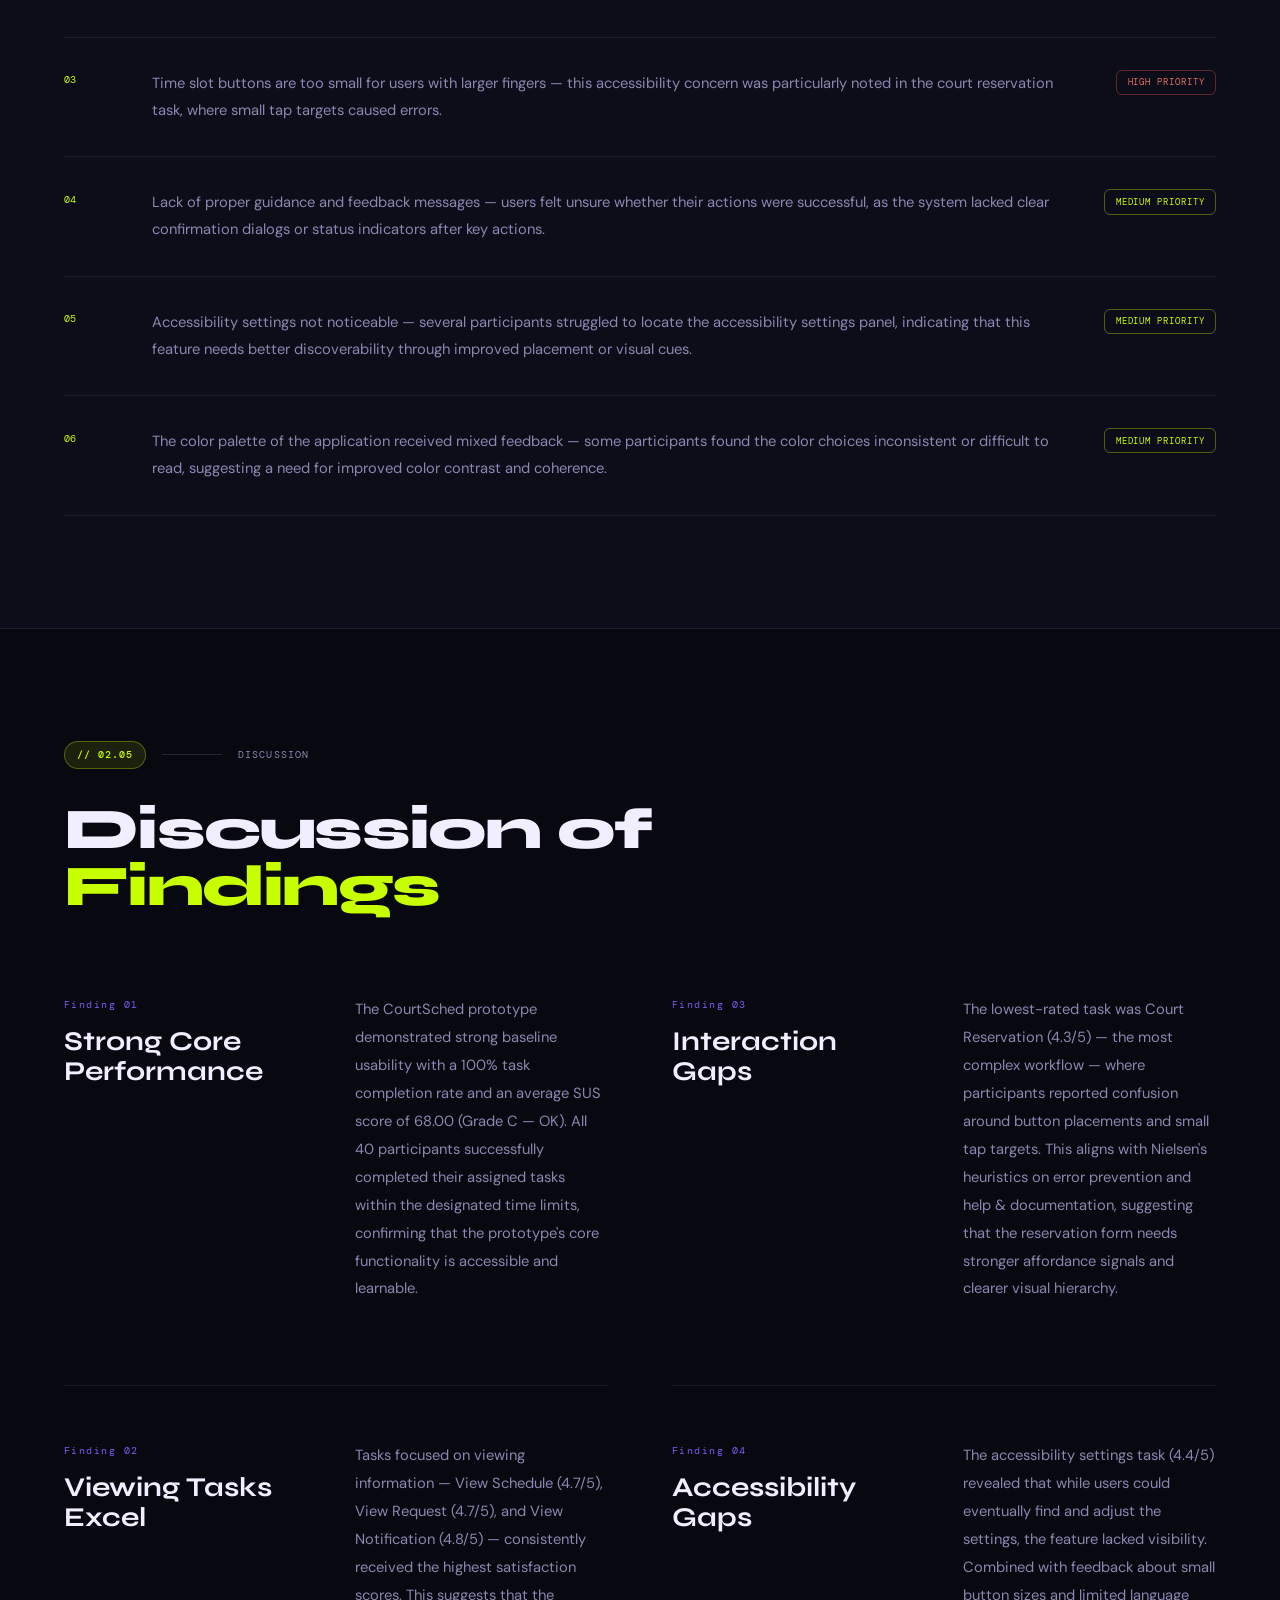
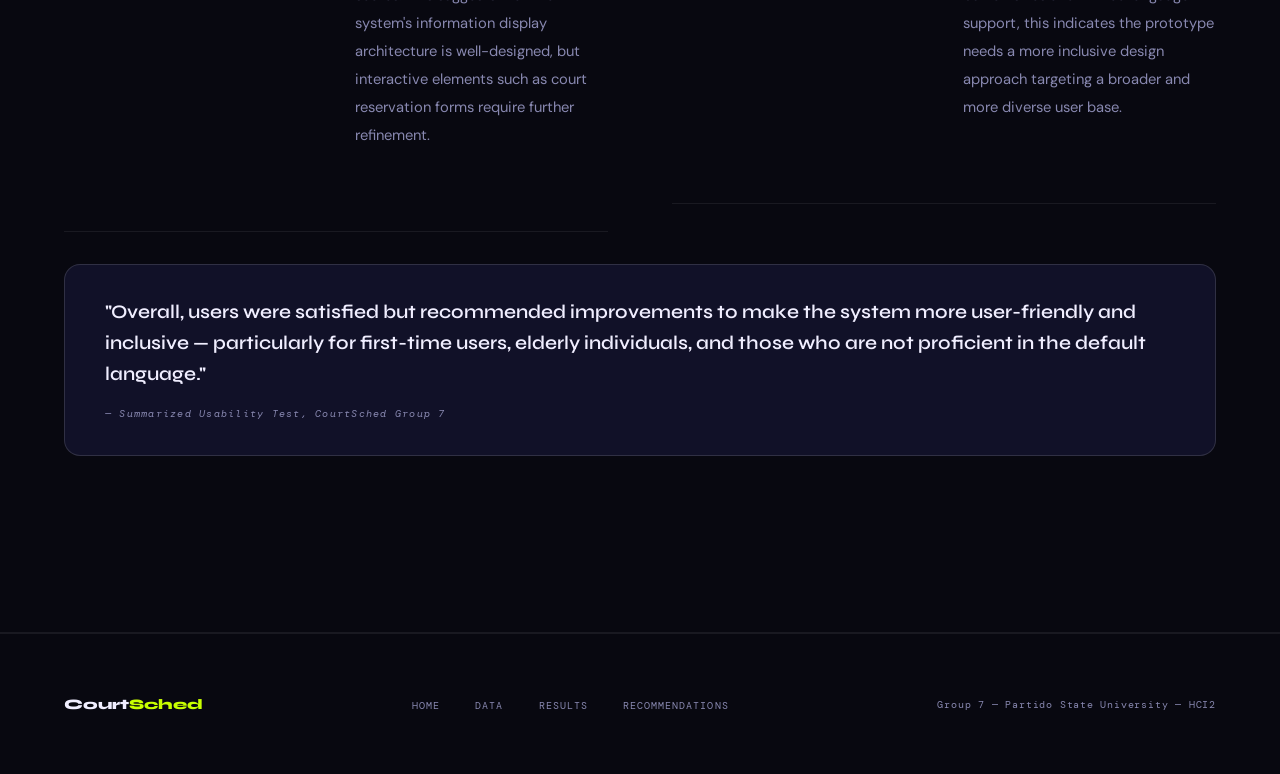
<file: results.html>
<!DOCTYPE html>
<html lang="en">
<head>
<meta charset="UTF-8">
<meta name="viewport" content="width=device-width,initial-scale=1">
<title>Results &amp; Discussion — CourtSched Usability Report</title>
<link href="https://fonts.googleapis.com/css2?family=Syne:wght@400;600;700;800&family=DM+Sans:wght@300;400;500&family=DM+Mono:wght@400;500&display=swap" rel="stylesheet">
<link rel="stylesheet" href="style.css">
</head>
<body>

<nav>
  <a class="nav-brand" href="index.html">Court<span>Sched</span></a>
  <ul class="nav-links">
    <li><a href="index.html">Home</a></li>
    <li><a href="data-gathering.html">Data Gathering</a></li>
    <li><a href="results.html" class="active">Results</a></li>
    <li><a href="recommendations.html">Recommendations</a></li>
  </ul>
  <a class="nav-cta" href="recommendations.html">Recommendations</a>
  <button class="hamburger" onclick="toggleMenu()" aria-label="Menu">
    <span></span><span></span><span></span>
  </button>
</nav>

<div class="mobile-nav" id="mobileNav">
  <a href="index.html" onclick="toggleMenu()">Home</a>
  <a href="data-gathering.html" onclick="toggleMenu()">Data Gathering</a>
  <a href="results.html" onclick="toggleMenu()">Results</a>
  <a href="recommendations.html" onclick="toggleMenu()">Recommendations</a>
</div>

<!-- PAGE HERO -->
<div class="page-hero">
  <div class="eyebrow-row" style="margin-bottom:1.2rem">
    <div class="eyebrow-chip">// 02</div>
    <div class="eyebrow-rule"></div>
    <span class="eyebrow-text">Results &amp; Discussion</span>
  </div>
  <h1>Results &amp; <span>Discussion</span></h1>
  <p class="lead">Comprehensive analysis of SUS scores, task completion performance, satisfaction ratings, and qualitative feedback from all 40 usability test participants.</p>
</div>

<!-- SUS OVERVIEW -->
<section class="section">
  <div class="section-head reveal">
    <div class="eyebrow-row">
      <div class="eyebrow-chip">// 02.01</div>
      <div class="eyebrow-rule"></div>
      <span class="eyebrow-text">SUS Score Summary</span>
    </div>
    <h2 class="sec-title">Overall System Usability Scale <span>Results</span></h2>
  </div>

  <div class="two-col reveal">
    <div>
      <div style="border:1px solid var(--line2);border-radius:16px;padding:3rem;background:var(--surface)">
        <div class="gauge-score">68<em>.00</em></div>
        <div class="gauge-label">Average SUS Score — 40 Respondents</div>
        <div class="gauge-grade">Grade C — Ok</div>

        <div style="margin-top:2.5rem;display:grid;grid-template-columns:1fr 1fr;gap:1px;background:var(--line);border-radius:12px;overflow:hidden">
          <div style="padding:1.2rem;background:var(--surface2)">
            <div style="font-family:var(--font-mono);font-size:.6rem;letter-spacing:.14em;text-transform:uppercase;color:var(--muted);margin-bottom:.4rem">Highest Score</div>
            <div style="font-family:var(--font-head);font-size:2rem;font-weight:800;color:var(--white)">85</div>
          </div>
          <div style="padding:1.2rem;background:var(--surface2)">
            <div style="font-family:var(--font-mono);font-size:.6rem;letter-spacing:.14em;text-transform:uppercase;color:var(--muted);margin-bottom:.4rem">Lowest Score</div>
            <div style="font-family:var(--font-head);font-size:2rem;font-weight:800;color:var(--white)">60</div>
          </div>
          <div style="padding:1.2rem;background:var(--surface2)">
            <div style="font-family:var(--font-mono);font-size:.6rem;letter-spacing:.14em;text-transform:uppercase;color:var(--muted);margin-bottom:.4rem">Total Respondents</div>
            <div style="font-family:var(--font-head);font-size:2rem;font-weight:800;color:var(--white)">40</div>
          </div>
          <div style="padding:1.2rem;background:var(--surface2)">
            <div style="font-family:var(--font-mono);font-size:.6rem;letter-spacing:.14em;text-transform:uppercase;color:var(--muted);margin-bottom:.4rem">SUS Raw Average</div>
            <div style="font-family:var(--font-head);font-size:2rem;font-weight:800;color:var(--white)">27.20</div>
          </div>
        </div>
      </div>
    </div>

    <div>
      <div style="margin-bottom:2.5rem">
        <div style="font-family:var(--font-mono);font-size:.65rem;letter-spacing:.16em;text-transform:uppercase;color:var(--muted);margin-bottom:1.5rem">SUS Grading Scale</div>
        <div id="gradeScale"></div>
      </div>
      <div class="pull-quote">
        <p>"The CourtSched prototype earned a Grade C (OK) on the SUS scale — indicating the system is above average in perceived usability, with clear room for targeted improvements."</p>
        <cite>— Group 7 Analysis</cite>
      </div>
    </div>
  </div>
</section>

<!-- INDIVIDUAL SUS SCORES -->
<section class="section alt">
  <div class="section-head reveal">
    <div class="eyebrow-row">
      <div class="eyebrow-chip">// 02.02</div>
      <div class="eyebrow-rule"></div>
      <span class="eyebrow-text">Individual SUS Scores</span>
    </div>
    <h2 class="sec-title">SUS Scores — All <span>40 Respondents</span></h2>
    <p class="sec-lead">Individual SUS final scores for each of the 40 participants, calculated from their 10-question responses using the standard SUS scoring formula.</p>
  </div>

  <div class="reveal" style="overflow-x:auto">
    <table class="data-table" id="susTable">
      <thead>
        <tr>
          <th>Respondent</th>
          <th>Q1</th><th>Q2</th><th>Q3</th><th>Q4</th><th>Q5</th>
          <th>Q6</th><th>Q7</th><th>Q8</th><th>Q9</th><th>Q10</th>
          <th>Raw</th>
          <th>SUS Score</th>
          <th>Grade</th>
        </tr>
      </thead>
      <tbody id="susTbody"></tbody>
    </table>
  </div>
</section>

<!-- TASK RESULTS -->
<section class="section">
  <div class="section-head reveal">
    <div class="eyebrow-row">
      <div class="eyebrow-chip">// 02.03</div>
      <div class="eyebrow-rule"></div>
      <span class="eyebrow-text">Task Performance</span>
    </div>
    <h2 class="sec-title">Usability Task <span>Results</span></h2>
    <p class="sec-lead">Performance data across all 6 tasks. All 40 participants completed their assigned tasks within the designated time limits — achieving a 100% task completion rate.</p>
  </div>

  <div class="card-wrap reveal">
    <div class="card">
      <span class="card-num">Task 01 — Accessibility Settings</span>
      <h3>Adjust Accessibility Settings</h3>
      <div style="margin:1.2rem 0;padding:1rem;background:var(--void2);border:1px solid var(--line);border-radius:8px">
        <div style="display:flex;justify-content:space-between;margin-bottom:.6rem"><span style="font-family:var(--font-mono);font-size:.62rem;color:var(--muted)">≤1 minute</span><span style="font-family:var(--font-mono);font-size:.62rem;color:var(--white)">3 users (43%)</span></div>
        <div style="display:flex;justify-content:space-between;margin-bottom:.6rem"><span style="font-family:var(--font-mono);font-size:.62rem;color:var(--muted)">1 min 30 sec</span><span style="font-family:var(--font-mono);font-size:.62rem;color:var(--white)">4 users (57%)</span></div>
        <div style="display:flex;justify-content:space-between"><span style="font-family:var(--font-mono);font-size:.62rem;color:var(--muted)">&gt;2 minutes</span><span style="font-family:var(--font-mono);font-size:.62rem;color:#70dd7a">0 users</span></div>
      </div>
      <div style="font-family:var(--font-head);font-size:1.8rem;font-weight:800;color:var(--white)">4.4<span style="font-size:1rem;color:var(--neon)">/5</span></div>
      <div style="font-family:var(--font-mono);font-size:.6rem;letter-spacing:.12em;color:var(--muted);margin-top:.2rem">Avg Satisfaction — 7 Respondents</div>
      <div style="margin-top:1rem;display:flex;gap:.5rem;flex-wrap:wrap">
        <span class="badge badge-gold">Low Complexity</span>
        <span class="badge badge-green">100% Complete</span>
      </div>
    </div>
    <div class="card">
      <span class="card-num">Task 02 — Core Feature</span>
      <h3>Court Reservation</h3>
      <div style="margin:1.2rem 0;padding:1rem;background:var(--void2);border:1px solid var(--line);border-radius:8px">
        <div style="display:flex;justify-content:space-between;margin-bottom:.6rem"><span style="font-family:var(--font-mono);font-size:.62rem;color:var(--muted)">≤2 minutes</span><span style="font-family:var(--font-mono);font-size:.62rem;color:var(--white)">2 users (29%)</span></div>
        <div style="display:flex;justify-content:space-between;margin-bottom:.6rem"><span style="font-family:var(--font-mono);font-size:.62rem;color:var(--muted)">2 min 30 sec</span><span style="font-family:var(--font-mono);font-size:.62rem;color:var(--white)">5 users (71%)</span></div>
        <div style="display:flex;justify-content:space-between"><span style="font-family:var(--font-mono);font-size:.62rem;color:var(--muted)">&gt;3 minutes</span><span style="font-family:var(--font-mono);font-size:.62rem;color:#70dd7a">0 users</span></div>
      </div>
      <div style="font-family:var(--font-head);font-size:1.8rem;font-weight:800;color:var(--white)">4.3<span style="font-size:1rem;color:var(--neon)">/5</span></div>
      <div style="font-family:var(--font-mono);font-size:.6rem;letter-spacing:.12em;color:var(--muted);margin-top:.2rem">Avg Satisfaction — 7 Respondents</div>
      <div style="margin-top:1rem;display:flex;gap:.5rem;flex-wrap:wrap">
        <span class="badge badge-gold">Low Complexity</span>
        <span class="badge badge-green">100% Complete</span>
      </div>
    </div>
    <div class="card">
      <span class="card-num">Task 03 — Viewing</span>
      <h3>View Schedule</h3>
      <div style="margin:1.2rem 0;padding:1rem;background:var(--void2);border:1px solid var(--line);border-radius:8px">
        <div style="display:flex;justify-content:space-between;margin-bottom:.6rem"><span style="font-family:var(--font-mono);font-size:.62rem;color:var(--muted)">≤1 minute</span><span style="font-family:var(--font-mono);font-size:.62rem;color:var(--white)">3 users (50%)</span></div>
        <div style="display:flex;justify-content:space-between;margin-bottom:.6rem"><span style="font-family:var(--font-mono);font-size:.62rem;color:var(--muted)">1 min 30 sec</span><span style="font-family:var(--font-mono);font-size:.62rem;color:var(--white)">3 users (50%)</span></div>
        <div style="display:flex;justify-content:space-between"><span style="font-family:var(--font-mono);font-size:.62rem;color:var(--muted)">&gt;2 minutes</span><span style="font-family:var(--font-mono);font-size:.62rem;color:#70dd7a">0 users</span></div>
      </div>
      <div style="font-family:var(--font-head);font-size:1.8rem;font-weight:800;color:var(--white)">4.7<span style="font-size:1rem;color:var(--neon)">/5</span></div>
      <div style="font-family:var(--font-mono);font-size:.6rem;letter-spacing:.12em;color:var(--muted);margin-top:.2rem">Avg Satisfaction — 6 Respondents</div>
      <div style="margin-top:1rem;display:flex;gap:.5rem;flex-wrap:wrap">
        <span class="badge badge-green">Very Low Complexity</span>
        <span class="badge badge-green">100% Complete</span>
      </div>
    </div>
    <div class="card">
      <span class="card-num">Task 04 — Viewing</span>
      <h3>View Request</h3>
      <div style="margin:1.2rem 0;padding:1rem;background:var(--void2);border:1px solid var(--line);border-radius:8px">
        <div style="display:flex;justify-content:space-between;margin-bottom:.6rem"><span style="font-family:var(--font-mono);font-size:.62rem;color:var(--muted)">≤1 minute</span><span style="font-family:var(--font-mono);font-size:.62rem;color:var(--white)">3 users (43%)</span></div>
        <div style="display:flex;justify-content:space-between;margin-bottom:.6rem"><span style="font-family:var(--font-mono);font-size:.62rem;color:var(--muted)">1 min 30 sec</span><span style="font-family:var(--font-mono);font-size:.62rem;color:var(--white)">4 users (57%)</span></div>
        <div style="display:flex;justify-content:space-between"><span style="font-family:var(--font-mono);font-size:.62rem;color:var(--muted)">&gt;2 minutes</span><span style="font-family:var(--font-mono);font-size:.62rem;color:#70dd7a">0 users</span></div>
      </div>
      <div style="font-family:var(--font-head);font-size:1.8rem;font-weight:800;color:var(--white)">4.7<span style="font-size:1rem;color:var(--neon)">/5</span></div>
      <div style="font-family:var(--font-mono);font-size:.6rem;letter-spacing:.12em;color:var(--muted);margin-top:.2rem">Avg Satisfaction — 7 Respondents</div>
      <div style="margin-top:1rem;display:flex;gap:.5rem;flex-wrap:wrap">
        <span class="badge badge-green">Very Low Complexity</span>
        <span class="badge badge-green">100% Complete</span>
      </div>
    </div>
    <div class="card">
      <span class="card-num">Task 05 — Viewing — Fastest</span>
      <h3>View Notification</h3>
      <div style="margin:1.2rem 0;padding:1rem;background:var(--void2);border:1px solid var(--line);border-radius:8px">
        <div style="display:flex;justify-content:space-between;margin-bottom:.6rem"><span style="font-family:var(--font-mono);font-size:.62rem;color:var(--muted)">≤1 minute</span><span style="font-family:var(--font-mono);font-size:.62rem;color:var(--white)">4 users (67%)</span></div>
        <div style="display:flex;justify-content:space-between;margin-bottom:.6rem"><span style="font-family:var(--font-mono);font-size:.62rem;color:var(--muted)">1 min 30 sec</span><span style="font-family:var(--font-mono);font-size:.62rem;color:var(--white)">2 users (33%)</span></div>
        <div style="display:flex;justify-content:space-between"><span style="font-family:var(--font-mono);font-size:.62rem;color:var(--muted)">&gt;2 minutes</span><span style="font-family:var(--font-mono);font-size:.62rem;color:#70dd7a">0 users</span></div>
      </div>
      <div style="font-family:var(--font-head);font-size:1.8rem;font-weight:800;color:var(--white)">4.8<span style="font-size:1rem;color:var(--neon)">/5</span></div>
      <div style="font-family:var(--font-mono);font-size:.6rem;letter-spacing:.12em;color:var(--muted);margin-top:.2rem">Avg Satisfaction — 6 Respondents</div>
      <div style="margin-top:1rem;display:flex;gap:.5rem;flex-wrap:wrap">
        <span class="badge badge-green">Very Low Complexity</span>
        <span class="badge badge-green">Fastest Task</span>
      </div>
    </div>
    <div class="card">
      <span class="card-num">Task 06 — Settings</span>
      <h3>Edit Profile</h3>
      <div style="margin:1.2rem 0;padding:1rem;background:var(--void2);border:1px solid var(--line);border-radius:8px">
        <div style="display:flex;justify-content:space-between;margin-bottom:.6rem"><span style="font-family:var(--font-mono);font-size:.62rem;color:var(--muted)">≤2 minutes</span><span style="font-family:var(--font-mono);font-size:.62rem;color:var(--white)">4 users (57%)</span></div>
        <div style="display:flex;justify-content:space-between;margin-bottom:.6rem"><span style="font-family:var(--font-mono);font-size:.62rem;color:var(--muted)">2 min 30 sec</span><span style="font-family:var(--font-mono);font-size:.62rem;color:var(--white)">3 users (43%)</span></div>
        <div style="display:flex;justify-content:space-between"><span style="font-family:var(--font-mono);font-size:.62rem;color:var(--muted)">&gt;3 minutes</span><span style="font-family:var(--font-mono);font-size:.62rem;color:#70dd7a">0 users</span></div>
      </div>
      <div style="font-family:var(--font-head);font-size:1.8rem;font-weight:800;color:var(--white)">4.5<span style="font-size:1rem;color:var(--neon)">/5</span></div>
      <div style="font-family:var(--font-mono);font-size:.6rem;letter-spacing:.12em;color:var(--muted);margin-top:.2rem">Avg Satisfaction — 7 Respondents</div>
      <div style="margin-top:1rem;display:flex;gap:.5rem;flex-wrap:wrap">
        <span class="badge badge-gold">Low Complexity</span>
        <span class="badge badge-green">100% Complete</span>
      </div>
    </div>
  </div>

  <div style="margin-top:4rem;padding-top:3rem;border-top:1px solid var(--line)" class="reveal">
    <div class="eyebrow-row" style="margin-bottom:2rem">
      <span class="eyebrow-text">Overall Satisfaction Per Task</span>
      <div class="eyebrow-rule" style="max-width:none;flex:1"></div>
    </div>
    <div class="bar-row"><span class="bar-label">Task 05 — View Notification</span><div class="bar-track"><div class="bar-fill" style="width:96%"></div></div><span class="bar-val">4.8 / 5</span></div>
    <div class="bar-row"><span class="bar-label">Task 03 — View Schedule</span><div class="bar-track"><div class="bar-fill" style="width:94%"></div></div><span class="bar-val">4.7 / 5</span></div>
    <div class="bar-row"><span class="bar-label">Task 04 — View Request</span><div class="bar-track"><div class="bar-fill" style="width:94%"></div></div><span class="bar-val">4.7 / 5</span></div>
    <div class="bar-row"><span class="bar-label">Task 06 — Edit Profile</span><div class="bar-track"><div class="bar-fill" style="width:90%"></div></div><span class="bar-val">4.5 / 5</span></div>
    <div class="bar-row"><span class="bar-label">Task 01 — Accessibility Settings</span><div class="bar-track"><div class="bar-fill" style="width:88%"></div></div><span class="bar-val">4.4 / 5</span></div>
    <div class="bar-row"><span class="bar-label">Task 02 — Court Reservation</span><div class="bar-track"><div class="bar-fill" style="width:86%"></div></div><span class="bar-val">4.3 / 5</span></div>
  </div>
</section>

<!-- FEEDBACK -->
<section class="section alt">
  <div class="section-head reveal">
    <div class="eyebrow-row">
      <div class="eyebrow-chip">// 02.04</div>
      <div class="eyebrow-rule"></div>
      <span class="eyebrow-text">Participant Feedback</span>
    </div>
    <h2 class="sec-title">What participants <span>said</span></h2>
    <p class="sec-lead">Open-ended feedback collected from participants after completing their tasks — capturing both positive highlights and areas identified for improvement.</p>
  </div>

  <div style="margin-top:3rem" class="reveal">
    <div style="font-family:var(--font-mono);font-size:.65rem;letter-spacing:.16em;text-transform:uppercase;color:#70dd7a;margin-bottom:2rem">Most Liked</div>
    <div class="feedback-item"><span class="fi-num">01</span><p class="fi-text">Faster and more convenient reservation process — participants appreciated how CourtSched significantly reduced the time needed to book a court compared to traditional methods.</p><span class="fi-tag low">Positive</span></div>
    <div class="feedback-item"><span class="fi-num">02</span><p class="fi-text">The system helps avoid scheduling bias — participants valued the transparency in the scheduling process, noting that the digital system removes subjective favoritism.</p><span class="fi-tag low">Positive</span></div>
    <div class="feedback-item"><span class="fi-num">03</span><p class="fi-text">Calendar feature for checking schedule — the calendar view was widely praised as intuitive and effective for visualizing court availability at a glance.</p><span class="fi-tag low">Positive</span></div>
    <div class="feedback-item"><span class="fi-num">04</span><p class="fi-text">Clean and minimalistic graphics — participants responded positively to the visual design, noting that the minimal interface reduced cognitive load and felt easy to navigate.</p><span class="fi-tag low">Positive</span></div>
    <div class="feedback-item"><span class="fi-num">05</span><p class="fi-text">Overall the system is easy to use and helps organize schedules more efficiently, reducing confusion around double-bookings and time conflicts.</p><span class="fi-tag low">Positive</span></div>
  </div>

  <div style="margin-top:4rem" class="reveal">
    <div style="font-family:var(--font-mono);font-size:.65rem;letter-spacing:.16em;text-transform:uppercase;color:#e07060;margin-bottom:2rem">Least Liked &amp; Issues Identified</div>
    <div class="feedback-item"><span class="fi-num">01</span><p class="fi-text">Confusing button placements — participants reported that some interactive elements were difficult to locate, leading to hesitation during task completion and slightly longer completion times.</p><span class="fi-tag high">High Priority</span></div>
    <div class="feedback-item"><span class="fi-num">02</span><p class="fi-text">Slow response time and minor delays — some participants noted that the system felt sluggish during page transitions, which negatively impacted the perceived performance of the prototype.</p><span class="fi-tag high">High Priority</span></div>
    <div class="feedback-item"><span class="fi-num">03</span><p class="fi-text">Time slot buttons are too small for users with larger fingers — this accessibility concern was particularly noted in the court reservation task, where small tap targets caused errors.</p><span class="fi-tag high">High Priority</span></div>
    <div class="feedback-item"><span class="fi-num">04</span><p class="fi-text">Lack of proper guidance and feedback messages — users felt unsure whether their actions were successful, as the system lacked clear confirmation dialogs or status indicators after key actions.</p><span class="fi-tag med">Medium Priority</span></div>
    <div class="feedback-item"><span class="fi-num">05</span><p class="fi-text">Accessibility settings not noticeable — several participants struggled to locate the accessibility settings panel, indicating that this feature needs better discoverability through improved placement or visual cues.</p><span class="fi-tag med">Medium Priority</span></div>
    <div class="feedback-item"><span class="fi-num">06</span><p class="fi-text">The color palette of the application received mixed feedback — some participants found the color choices inconsistent or difficult to read, suggesting a need for improved color contrast and coherence.</p><span class="fi-tag med">Medium Priority</span></div>
  </div>
</section>

<!-- DISCUSSION -->
<section class="section">
  <div class="section-head reveal">
    <div class="eyebrow-row">
      <div class="eyebrow-chip">// 02.05</div>
      <div class="eyebrow-rule"></div>
      <span class="eyebrow-text">Discussion</span>
    </div>
    <h2 class="sec-title">Discussion of <span>Findings</span></h2>
  </div>

  <div class="two-col reveal">
    <div>
      <div class="expertise-block" style="border-top:none;padding-top:0">
        <div>
          <span class="exp-counter">Finding 01</span>
          <div class="exp-title">Strong Core Performance</div>
        </div>
        <div>
          <p class="exp-desc">The CourtSched prototype demonstrated strong baseline usability with a 100% task completion rate and an average SUS score of 68.00 (Grade C — OK). All 40 participants successfully completed their assigned tasks within the designated time limits, confirming that the prototype's core functionality is accessible and learnable.</p>
        </div>
      </div>
      <div class="expertise-block">
        <div>
          <span class="exp-counter">Finding 02</span>
          <div class="exp-title">Viewing Tasks Excel</div>
        </div>
        <div>
          <p class="exp-desc">Tasks focused on viewing information — View Schedule (4.7/5), View Request (4.7/5), and View Notification (4.8/5) — consistently received the highest satisfaction scores. This suggests that the system's information display architecture is well-designed, but interactive elements such as court reservation forms require further refinement.</p>
        </div>
      </div>
    </div>
    <div>
      <div class="expertise-block" style="border-top:none;padding-top:0">
        <div>
          <span class="exp-counter">Finding 03</span>
          <div class="exp-title">Interaction Gaps</div>
        </div>
        <div>
          <p class="exp-desc">The lowest-rated task was Court Reservation (4.3/5) — the most complex workflow — where participants reported confusion around button placements and small tap targets. This aligns with Nielsen's heuristics on error prevention and help &amp; documentation, suggesting that the reservation form needs stronger affordance signals and clearer visual hierarchy.</p>
        </div>
      </div>
      <div class="expertise-block">
        <div>
          <span class="exp-counter">Finding 04</span>
          <div class="exp-title">Accessibility Gaps</div>
        </div>
        <div>
          <p class="exp-desc">The accessibility settings task (4.4/5) revealed that while users could eventually find and adjust the settings, the feature lacked visibility. Combined with feedback about small button sizes and limited language support, this indicates the prototype needs a more inclusive design approach targeting a broader and more diverse user base.</p>
        </div>
      </div>
    </div>
  </div>

  <div class="pull-quote reveal" style="margin-top:2rem">
    <p>"Overall, users were satisfied but recommended improvements to make the system more user-friendly and inclusive — particularly for first-time users, elderly individuals, and those who are not proficient in the default language."</p>
    <cite>— Summarized Usability Test, CourtSched Group 7</cite>
  </div>
</section>

<footer>
  <div class="footer-brand">Court<span>Sched</span></div>
  <ul class="footer-links">
    <li><a href="index.html">Home</a></li>
    <li><a href="data-gathering.html">Data</a></li>
    <li><a href="results.html">Results</a></li>
    <li><a href="recommendations.html">Recommendations</a></li>
  </ul>
  <div class="footer-copy">Group 7 — Partido State University — HCI2</div>
</footer>

<script>
function toggleMenu(){document.getElementById('mobileNav').classList.toggle('open')}

const susData=[
  [1,5,3,3,1,4,1,4,1,5,2,33,67.5],[2,4,2,3,3,5,3,4,1,4,4,27,62.5],[3,4,2,5,2,5,3,5,2,3,3,30,62.5],
  [4,5,3,5,3,5,3,5,3,5,3,30,62.5],[5,4,1,5,2,4,2,4,1,5,3,33,67.5],[6,4,1,5,2,5,2,2,1,5,2,33,67.5],
  [7,4,2,5,2,5,2,2,4,4,2,28,62.5],[8,3,1,5,3,5,1,5,1,5,2,35,72.5],[9,5,1,5,1,5,1,5,1,5,1,40,85.0],
  [10,5,1,5,1,1,1,5,1,5,1,36,75.0],[11,5,1,5,1,5,1,5,1,5,1,40,85.0],[12,5,1,5,1,5,1,5,1,5,1,40,85.0],
  [13,4,1,5,1,4,1,3,1,5,1,36,75.0],[14,3,3,4,3,4,3,4,3,4,3,24,60.0],[15,3,2,4,3,4,2,4,2,4,2,28,62.5],
  [16,4,2,4,3,3,2,3,2,3,3,25,62.5],[17,4,1,5,1,5,1,5,1,5,1,39,82.5],[18,4,2,4,2,4,1,3,1,4,3,30,62.5],
  [19,5,2,4,2,4,2,4,3,4,2,30,62.5],[20,5,2,5,2,5,1,5,2,5,3,35,72.5],[21,4,1,5,1,4,1,4,1,5,1,37,77.5],
  [22,5,2,4,3,4,2,4,3,4,3,28,62.5],[23,3,2,4,3,4,2,5,2,4,2,29,62.5],[24,5,2,5,2,4,2,5,2,5,2,34,70.0],
  [25,5,3,4,3,5,2,5,3,4,1,31,62.5],[26,5,1,5,2,4,1,5,1,5,1,38,80.0],[27,5,3,4,3,4,3,3,3,4,1,27,62.5],
  [28,4,1,4,3,3,2,3,3,4,3,26,62.5],[29,4,2,4,3,4,2,3,1,3,3,27,62.5],[30,5,1,4,1,4,3,2,1,5,3,31,62.5],
  [31,5,2,5,3,5,1,5,1,5,3,35,72.5],[32,4,4,4,2,5,2,5,2,3,3,28,62.5],[33,5,3,5,4,4,1,5,1,5,3,32,65.0],
  [34,5,2,4,2,4,2,4,3,4,2,30,62.5],[35,4,2,4,1,5,2,4,2,5,2,33,70.0],[36,4,2,5,1,3,2,4,2,4,2,31,65.0],
  [37,4,1,4,1,3,2,3,3,4,1,30,62.5],[38,4,2,3,1,5,2,5,1,4,2,33,70.0],[39,4,1,4,2,4,1,5,3,5,3,32,67.5],
  [40,5,2,4,3,3,2,4,2,5,2,30,62.5]
];

function getGrade(s){
  if(s>=90)return{g:'A',c:'#70dd7a'};
  if(s>=80.3)return{g:'B',c:'#c8ff00'};
  if(s>=68)return{g:'C',c:'#8888b0'};
  if(s>=51)return{g:'D',c:'#e07060'};
  return{g:'F',c:'#e04040'};
}

const tbody=document.getElementById('susTbody');
susData.forEach(r=>{
  const[id,...rest]=r;
  const raw=rest[10],score=rest[11];
  const{g,c}=getGrade(score);
  tbody.innerHTML+=`<tr>
    <td class="hl" style="font-family:var(--font-mono)">${String(id).padStart(2,'0')}</td>
    ${rest.slice(0,10).map(v=>`<td style="text-align:center;font-family:var(--font-mono);font-size:.8rem">${v}</td>`).join('')}
    <td style="font-family:var(--font-mono);text-align:center">${raw}</td>
    <td class="hl" style="font-family:var(--font-mono);font-size:1rem">${score}</td>
    <td><span style="font-family:var(--font-mono);font-size:.62rem;letter-spacing:.1em;border:1px solid;padding:.2rem .6rem;border-radius:6px;color:${c};border-color:${c}40">${g}</span></td>
  </tr>`;
});

const grades=[
  {range:'Score ≥ 90',grade:'A — Excellent',c:'#70dd7a',active:false},
  {range:'Score 80.3–89',grade:'B — Good',c:'#c8ff00',active:false},
  {range:'Score 68–80.2',grade:'C — OK',c:'#8888b0',active:true},
  {range:'Score 51–67.9',grade:'D — Poor',c:'#e07060',active:false},
  {range:'Score < 51',grade:'F — Awful',c:'#e04040',active:false}
];
const gs=document.getElementById('gradeScale');
grades.forEach(({range,grade,c,active})=>{
  gs.innerHTML+=`<div style="display:flex;justify-content:space-between;align-items:center;padding:.8rem 1rem;margin-bottom:2px;border-radius:8px;background:${active?'rgba(200,255,0,.08)':'var(--surface2)'};border:1px solid ${active?'rgba(200,255,0,.3)':'var(--line)'}">
    <span style="font-family:var(--font-mono);font-size:.65rem;color:var(--muted)">${range}</span>
    <span style="font-family:var(--font-mono);font-size:.65rem;letter-spacing:.1em;color:${c}">${grade}</span>
  </div>`;
});

const reveals=document.querySelectorAll('.reveal');
const obs=new IntersectionObserver(e=>{e.forEach(x=>{if(x.isIntersecting){x.target.classList.add('visible');obs.unobserve(x.target)}})},{threshold:.08});
reveals.forEach(r=>obs.observe(r));
</script>
</body>
</html>
</file>
<file: style.css>
/* Fonts are loaded via <link> tag in each HTML page */

*,*::before,*::after{box-sizing:border-box;margin:0;padding:0}

:root{
  --void:#080810;
  --void2:#0d0d1a;
  --surface:#111128;
  --surface2:#16162e;
  --electric:#5b3cf5;
  --electric2:#7b5cf8;
  --neon:#c8ff00;
  --neon2:#a8e000;
  --orange:#ff6b35;
  --cyan:#00d4ff;
  --pink:#ff3d8a;
  --white:#f0eeff;
  --muted:#8888b0;
  --line:rgba(255,255,255,.07);
  --line2:rgba(255,255,255,.13);
  --font-head:'Syne',sans-serif;
  --font-body:'DM Sans',sans-serif;
  --font-mono:'DM Mono',monospace;
}

html{scroll-behavior:smooth}
body{background:var(--void);color:var(--white);font-family:var(--font-body);font-weight:400;font-size:16px;line-height:1.75;overflow-x:hidden}

/* NAV */
nav{position:fixed;top:0;left:0;right:0;z-index:999;display:flex;align-items:center;justify-content:space-between;padding:1.1rem 5vw;background:rgba(8,8,16,.85);backdrop-filter:blur(24px);border-bottom:1px solid var(--line)}
.nav-brand{font-family:var(--font-head);font-size:1.05rem;font-weight:800;color:var(--white);text-decoration:none;letter-spacing:-.01em}
.nav-brand span{color:var(--neon)}
.nav-links{display:flex;align-items:center;gap:2.2rem;list-style:none}
.nav-links a{font-size:.78rem;font-weight:500;letter-spacing:.06em;text-transform:uppercase;color:var(--muted);text-decoration:none;transition:color .2s}
.nav-links a:hover,.nav-links a.active{color:var(--white)}
.nav-cta{font-family:var(--font-mono);font-size:.72rem;font-weight:500;letter-spacing:.06em;background:var(--neon);color:var(--void);padding:.55rem 1.6rem;text-decoration:none;border-radius:100px;transition:all .22s}
.nav-cta:hover{background:var(--neon2);transform:translateY(-1px)}
.hamburger{display:none;flex-direction:column;gap:5px;cursor:pointer;background:none;border:none;padding:4px}
.hamburger span{display:block;width:22px;height:1.5px;background:var(--white)}

/* PAGE HERO */
.page-hero{padding:12rem 5vw 6rem;border-bottom:1px solid var(--line);position:relative;overflow:hidden}
.page-hero::before{content:'';position:absolute;inset:0;background:radial-gradient(ellipse 55% 60% at 80% 40%,rgba(91,60,245,.14) 0%,transparent 65%);pointer-events:none}
.page-hero::after{content:'';position:absolute;inset:0;background-image:linear-gradient(rgba(255,255,255,.02) 1px,transparent 1px),linear-gradient(90deg,rgba(255,255,255,.02) 1px,transparent 1px);background-size:60px 60px;pointer-events:none}
.page-hero h1{font-family:var(--font-head);font-size:clamp(2.8rem,6vw,6rem);font-weight:800;line-height:.98;letter-spacing:-.03em;color:var(--white);position:relative;z-index:1}
.page-hero h1 span{color:var(--neon)}
.page-hero .lead{margin-top:1.5rem;color:var(--muted);font-size:1rem;line-height:1.9;max-width:600px;position:relative;z-index:1}

/* SECTION */
.section{padding:7rem 5vw;border-bottom:1px solid var(--line)}
.section.alt{background:var(--void2)}

/* EYEBROW / HEADING */
.eyebrow-row{display:flex;align-items:center;gap:1rem;margin-bottom:2rem}
.eyebrow-chip{font-family:var(--font-mono);font-size:.65rem;font-weight:500;letter-spacing:.1em;text-transform:uppercase;background:rgba(200,255,0,.1);color:var(--neon);border:1px solid rgba(200,255,0,.3);padding:.25rem .75rem;border-radius:100px}
.eyebrow-rule{flex:1;max-width:60px;height:1px;background:var(--line2)}
.eyebrow-text{font-family:var(--font-mono);font-size:.65rem;letter-spacing:.1em;text-transform:uppercase;color:var(--muted)}
.sec-title{font-family:var(--font-head);font-size:clamp(2rem,4.5vw,4rem);font-weight:800;line-height:1.0;letter-spacing:-.03em;color:var(--white);max-width:780px}
.sec-title span{color:var(--neon)}
.sec-lead{margin-top:1.2rem;font-size:1rem;color:var(--muted);max-width:560px;line-height:1.9}
.section-head{margin-bottom:5rem}

/* SECTION EYEBROW (old compat) */
.section-eyebrow{display:flex;align-items:center;gap:1.5rem;margin-bottom:2.5rem}
.eyebrow-num{font-family:var(--font-mono);font-size:.66rem;letter-spacing:.2em;color:var(--neon)}
.eyebrow-label{font-family:var(--font-mono);font-size:.66rem;letter-spacing:.18em;text-transform:uppercase;color:var(--muted)}
.section-title{font-family:var(--font-head);font-size:clamp(1.9rem,4vw,3.8rem);font-weight:800;line-height:1.0;letter-spacing:-.03em;color:var(--white);max-width:780px}
.section-title em{font-style:normal;color:var(--neon)}
.section-lead{margin-top:1.2rem;font-size:1rem;color:var(--muted);max-width:580px;line-height:1.9}

/* STAT BAND */
.stat-band{display:grid;grid-template-columns:repeat(4,1fr);border-top:1px solid var(--line);border-bottom:1px solid var(--line);background:var(--surface)}
.stat-item{padding:3rem 2.5rem;border-right:1px solid var(--line);position:relative;overflow:hidden}
.stat-item::before{content:'';position:absolute;top:-30px;right:-30px;width:100px;height:100px;border-radius:50%;background:radial-gradient(circle,rgba(91,60,245,.15) 0%,transparent 70%)}
.stat-item:last-child{border-right:none}
.stat-item .big{font-family:var(--font-head);font-size:clamp(2.4rem,4vw,4rem);font-weight:800;color:var(--white);line-height:1}
.stat-item .big em{font-style:normal;color:var(--neon)}
.stat-item .cap{margin-top:.5rem;font-family:var(--font-mono);font-size:.65rem;letter-spacing:.12em;text-transform:uppercase;color:var(--muted)}

/* CARDS */
.card-wrap{display:grid;grid-template-columns:repeat(auto-fit,minmax(280px,1fr));gap:1.5rem;background:transparent;margin-top:4rem}
.card{background:var(--surface);border:1px solid var(--line2);border-radius:16px;padding:2.5rem;transition:all .28s;position:relative;overflow:hidden;cursor:pointer}
.card::before{content:'';position:absolute;top:0;left:0;right:0;height:3px;background:linear-gradient(90deg,var(--electric),var(--neon));transform:scaleX(0);transform-origin:left;transition:transform .3s}
.card:hover{background:var(--surface2);transform:translateY(-4px)}
.card:hover::before{transform:scaleX(1)}
.card-num{font-family:var(--font-mono);font-size:.63rem;letter-spacing:.12em;color:var(--electric2);margin-bottom:1.5rem;display:block}
.card h3{font-family:var(--font-head);font-size:1.2rem;font-weight:700;color:var(--white);margin-bottom:.7rem;line-height:1.3}
.card p{font-size:.88rem;color:var(--muted);line-height:1.85}
.card-tag{display:inline-flex;align-items:center;gap:.4rem;margin-top:1.5rem;font-family:var(--font-mono);font-size:.6rem;letter-spacing:.1em;text-transform:uppercase;color:var(--neon)}

/* TABLE */
.data-table{width:100%;border-collapse:collapse;margin-top:2rem}
.data-table th{text-align:left;padding:1rem 1.5rem;font-family:var(--font-mono);font-size:.65rem;letter-spacing:.14em;text-transform:uppercase;color:var(--muted);border-bottom:1px solid var(--line2);font-weight:400}
.data-table td{padding:.9rem 1.5rem;font-size:.9rem;color:var(--muted);border-bottom:1px solid var(--line);vertical-align:middle}
.data-table tr:hover td{background:var(--surface2)}
.data-table td.hl{color:var(--white);font-weight:500}
.badge{font-family:var(--font-mono);font-size:.58rem;letter-spacing:.1em;text-transform:uppercase;padding:.22rem .7rem;border:1px solid;display:inline-block;border-radius:6px}
.badge-gold{border-color:rgba(200,255,0,.3);color:var(--neon)}
.badge-green{border-color:rgba(80,200,100,.35);color:#70dd7a}
.badge-red{border-color:rgba(220,80,60,.35);color:#e07060}

/* BAR */
.bar-row{display:flex;align-items:center;gap:1.2rem;margin-bottom:1.2rem}
.bar-label{font-size:.78rem;color:var(--muted);min-width:190px;font-family:var(--font-mono)}
.bar-track{flex:1;height:4px;background:var(--line2);position:relative;border-radius:100px}
.bar-fill{height:100%;background:linear-gradient(90deg,var(--electric),var(--neon));border-radius:100px}
.bar-val{font-family:var(--font-mono);font-size:.72rem;color:var(--neon);min-width:48px;text-align:right}

/* EXPERTISE BLOCK */
.expertise-block{display:grid;grid-template-columns:240px 1fr;border-top:1px solid var(--line);padding:3.5rem 0;gap:4vw;align-items:start}
.expertise-block:last-child{border-bottom:1px solid var(--line)}
.exp-counter{font-family:var(--font-mono);font-size:.65rem;letter-spacing:.14em;color:var(--electric2);margin-bottom:.8rem;display:block}
.exp-title{font-family:var(--font-head);font-size:1.7rem;font-weight:700;color:var(--white);line-height:1.1}
.exp-desc{font-size:.92rem;color:var(--muted);line-height:1.9;max-width:540px;margin-bottom:1.6rem}
.tag-list{display:flex;flex-wrap:wrap;gap:.5rem}
.tag-item{font-family:var(--font-mono);font-size:.6rem;letter-spacing:.08em;text-transform:uppercase;border:1px solid var(--line2);color:var(--muted);padding:.25rem .7rem;border-radius:6px;transition:all .2s;cursor:default}
.tag-item:hover{border-color:rgba(200,255,0,.4);color:var(--neon)}

/* PULL QUOTE */
.pull-quote{background:var(--surface);border:1px solid var(--line2);border-radius:16px;padding:2rem 2.5rem;margin:4rem 0}
.pull-quote p{font-family:var(--font-head);font-size:1.2rem;font-weight:600;color:var(--white);line-height:1.6}
.pull-quote cite{display:block;margin-top:1rem;font-family:var(--font-mono);font-size:.65rem;letter-spacing:.12em;color:var(--muted)}

/* FEEDBACK */
.feedback-item{padding:2rem 0;border-bottom:1px solid var(--line);display:grid;grid-template-columns:56px 1fr auto;align-items:start;gap:2rem}
.fi-num{font-family:var(--font-mono);font-size:.63rem;color:var(--neon);padding-top:.1rem}
.fi-text{font-size:.92rem;color:var(--muted);line-height:1.85}
.fi-tag{font-family:var(--font-mono);font-size:.58rem;letter-spacing:.1em;text-transform:uppercase;border:1px solid var(--line2);color:var(--muted);padding:.22rem .65rem;white-space:nowrap;border-radius:6px}
.fi-tag.high{border-color:rgba(220,80,60,.4);color:#e07060}
.fi-tag.med{border-color:rgba(200,255,0,.35);color:var(--neon)}
.fi-tag.low{border-color:rgba(80,200,100,.35);color:#70dd7a}

/* MEMBER GRID */
.member-grid{display:grid;grid-template-columns:repeat(auto-fit,minmax(200px,1fr));gap:1px;background:var(--line);border-radius:16px;overflow:hidden;margin-top:3rem}
.member-card{background:var(--surface);padding:2.5rem 2rem;text-align:center;transition:background .25s}
.member-card:hover{background:var(--surface2)}
.member-avatar{width:72px;height:72px;border-radius:50%;border:2px solid var(--electric);margin:0 auto 1.2rem;overflow:hidden;background:var(--void);display:flex;align-items:center;justify-content:center;font-family:var(--font-head);font-size:1.6rem;font-weight:800;color:var(--electric2)}
.member-avatar img{width:100%;height:100%;object-fit:cover}
.member-name{font-family:var(--font-head);font-size:1rem;font-weight:700;color:var(--white);margin-bottom:.2rem}
.member-role{font-family:var(--font-mono);font-size:.62rem;letter-spacing:.1em;text-transform:uppercase;color:var(--neon);margin-bottom:.7rem}
.member-desc{font-size:.8rem;color:var(--muted);line-height:1.7}

/* SUS GAUGE */
.gauge-score{font-family:var(--font-head);font-size:5.5rem;font-weight:800;color:var(--white);line-height:1}
.gauge-score em{font-style:normal;color:var(--neon)}
.gauge-label{font-family:var(--font-mono);font-size:.68rem;letter-spacing:.2em;text-transform:uppercase;color:var(--muted);margin-top:.4rem}
.gauge-grade{display:inline-block;margin-top:1.2rem;font-family:var(--font-mono);font-size:.7rem;letter-spacing:.1em;text-transform:uppercase;border:1px solid rgba(200,255,0,.35);color:var(--neon);padding:.45rem 1.4rem;border-radius:100px}

/* TWO COL */
.two-col{display:grid;grid-template-columns:1fr 1fr;gap:5vw;align-items:start}

/* BUTTONS */
.btn-primary{font-family:var(--font-head);font-size:.85rem;font-weight:700;letter-spacing:.02em;background:var(--electric);color:var(--white);padding:.85rem 2.2rem;border-radius:100px;text-decoration:none;display:inline-flex;align-items:center;gap:.5rem;transition:all .25s}
.btn-primary:hover{background:var(--electric2);transform:translateY(-2px)}
.btn-ghost{font-family:var(--font-mono);font-size:.75rem;font-weight:500;letter-spacing:.05em;color:var(--muted);text-decoration:none;display:inline-flex;align-items:center;gap:.4rem;border-bottom:1px solid var(--line2);padding-bottom:.2rem;transition:color .2s}
.btn-ghost:hover{color:var(--white)}

/* FOOTER */
footer{padding:3.5rem 5vw;display:flex;align-items:center;justify-content:space-between;border-top:1px solid var(--line)}
.footer-brand{font-family:var(--font-head);font-size:.9rem;font-weight:800;color:var(--white)}
.footer-brand span{color:var(--neon)}
.footer-links{display:flex;gap:2.2rem;list-style:none}
.footer-links a{font-family:var(--font-mono);font-size:.65rem;letter-spacing:.1em;text-transform:uppercase;color:var(--muted);text-decoration:none;transition:color .2s}
.footer-links a:hover{color:var(--white)}
.footer-copy{font-family:var(--font-mono);font-size:.62rem;color:var(--muted);letter-spacing:.08em}

/* MOBILE NAV */
.mobile-nav{display:none;position:fixed;inset:0;z-index:998;background:var(--void);padding:6rem 5vw 3rem;flex-direction:column;justify-content:center;gap:2rem}
.mobile-nav.open{display:flex}
.mobile-nav a{font-family:var(--font-head);font-size:2.2rem;font-weight:800;color:var(--white);text-decoration:none;transition:color .2s}
.mobile-nav a:hover{color:var(--neon)}

/* ANIMATIONS */
.reveal{opacity:0;transform:translateY(24px);transition:opacity .65s ease,transform .65s ease}
.reveal.visible{opacity:1;transform:none}

/* RESPONSIVE */
@media(max-width:960px){
  .nav-links{display:none}
  .hamburger{display:flex}
  .two-col{grid-template-columns:1fr}
  .stat-band{grid-template-columns:1fr 1fr}
  .expertise-block{grid-template-columns:1fr;gap:2rem}
}
@media(max-width:600px){
  .section{padding:5rem 5vw}
  .stat-band{grid-template-columns:1fr}
  .stat-item{border-right:none;border-bottom:1px solid var(--line)}
  .feedback-item{grid-template-columns:40px 1fr;gap:1rem}
  .feedback-item .fi-tag{display:none}
  footer{flex-direction:column;gap:1.5rem;text-align:center}
  .footer-links{flex-wrap:wrap;justify-content:center}
}

/* ══════════════════════════════════════════
   HERO (index.html only)
══════════════════════════════════════════ */
.hero{
  min-height:100vh;
  display:flex;flex-direction:column;justify-content:center;
  padding:10rem 5vw 6rem;
  position:relative;overflow:hidden
}
.hero-bg{
  position:absolute;inset:0;z-index:0;
  background:
    radial-gradient(ellipse 60% 70% at 70% 50%,rgba(91,60,245,.18) 0%,transparent 65%),
    radial-gradient(ellipse 40% 40% at 20% 80%,rgba(0,212,255,.08) 0%,transparent 60%),
    radial-gradient(ellipse 30% 30% at 85% 15%,rgba(200,255,0,.06) 0%,transparent 60%)
}
.hero-grid-bg{
  position:absolute;inset:0;z-index:0;
  background-image:
    linear-gradient(rgba(255,255,255,.025) 1px,transparent 1px),
    linear-gradient(90deg,rgba(255,255,255,.025) 1px,transparent 1px);
  background-size:60px 60px
}
.hero-eyebrow{
  display:flex;align-items:center;gap:1rem;margin-bottom:2rem;position:relative;z-index:2
}
.hero-pill{
  font-family:var(--font-mono);font-size:.68rem;font-weight:500;letter-spacing:.1em;text-transform:uppercase;
  background:rgba(91,60,245,.25);color:var(--electric2);
  border:1px solid rgba(91,60,245,.5);
  padding:.3rem .9rem;border-radius:100px
}
.hero-line-tag{font-family:var(--font-mono);font-size:.68rem;color:var(--muted);letter-spacing:.08em}
.hero h1{
  font-family:var(--font-head);
  font-size:clamp(3.2rem,8vw,8rem);
  font-weight:800;line-height:.95;
  letter-spacing:-.03em;
  position:relative;z-index:2;
  max-width:1000px
}
.hero h1 .line1{color:var(--white)}
.hero h1 .highlight{
  display:inline-block;
  color:var(--void);
  background:var(--neon);
  padding:.05em .2em;
  margin-top:.08em;
  border-radius:6px
}
.hero-sub{
  margin-top:2.5rem;
  font-size:clamp(.95rem,1.3vw,1.1rem);color:var(--muted);
  max-width:540px;line-height:1.85;
  position:relative;z-index:2
}
.hero-stats{
  margin-top:3.5rem;
  display:grid;grid-template-columns:repeat(4,auto);width:fit-content;
  border:1px solid var(--line2);border-radius:16px;overflow:hidden;
  position:relative;z-index:2
}
.hero-stat{
  padding:1.4rem 2.2rem;
  border-right:1px solid var(--line2);
  background:rgba(255,255,255,.025)
}
.hero-stat:last-child{border-right:none}
.hero-stat .val{
  font-family:var(--font-head);font-size:2.1rem;font-weight:800;
  color:var(--white);line-height:1
}
.hero-stat .val em{font-style:normal;color:var(--neon);font-size:1.4rem}
.hero-stat .lbl{
  font-family:var(--font-mono);font-size:.62rem;letter-spacing:.1em;
  text-transform:uppercase;color:var(--muted);margin-top:.35rem
}
.hero-actions{
  margin-top:3rem;display:flex;align-items:center;gap:1.5rem;
  position:relative;z-index:2
}
.hero-badge{
  position:absolute;right:8vw;top:50%;transform:translateY(-50%);z-index:2;
  background:var(--surface2);border:1px solid var(--line2);border-radius:20px;
  padding:2rem 2.5rem;text-align:center;
  display:flex;flex-direction:column;align-items:center;gap:.6rem
}
.hero-badge .grade-lbl{font-family:var(--font-mono);font-size:.65rem;letter-spacing:.12em;text-transform:uppercase;color:var(--muted)}
.hero-badge .grade-desc{font-size:.8rem;color:var(--white);font-weight:500}
.badge-ring{
  width:80px;height:80px;border-radius:50%;
  border:3px solid var(--neon);
  display:flex;align-items:center;justify-content:center;
  margin-bottom:.5rem;
  font-family:var(--font-head);font-size:2.5rem;font-weight:800;color:var(--neon)
}

/* HOME — two column overview */
.two-col{display:grid;grid-template-columns:1fr 1fr;gap:5vw;align-items:start}
.block-item{
  padding:2.5rem 0;
  border-top:1px solid var(--line);
  display:grid;grid-template-columns:200px 1fr;gap:3rem;align-items:start
}
.block-item:first-child{border-top:none}
.block-num{font-family:var(--font-mono);font-size:.65rem;letter-spacing:.14em;color:var(--electric2);margin-bottom:.6rem;display:block}
.block-title{font-family:var(--font-head);font-size:1.5rem;font-weight:700;color:var(--white);line-height:1.1}
.block-desc{font-size:.92rem;color:var(--muted);line-height:1.9;margin-bottom:1.5rem}
.tag-list{display:flex;flex-wrap:wrap;gap:.5rem}
.tag{
  font-family:var(--font-mono);font-size:.6rem;letter-spacing:.08em;text-transform:uppercase;
  border:1px solid var(--line2);color:var(--muted);
  padding:.25rem .7rem;border-radius:6px;transition:all .2s
}
.tag:hover{border-color:rgba(200,255,0,.4);color:var(--neon)}

/* bar chart used in overview */
.label-row{display:flex;align-items:center;justify-content:space-between;margin-bottom:.4rem}
.bar-lbl{font-size:.8rem;color:var(--muted);font-family:var(--font-mono)}
.bar-val{font-family:var(--font-mono);font-size:.75rem;color:var(--neon);font-weight:500}
.bar-track{height:4px;background:var(--line2);border-radius:100px;margin-bottom:1.2rem}
.bar-fill{height:100%;background:linear-gradient(90deg,var(--electric),var(--neon));border-radius:100px}

/* info strip */
.info-strip{
  margin-top:3rem;padding-top:2.5rem;border-top:1px solid var(--line);
  display:flex;gap:3rem;align-items:center;flex-wrap:wrap
}
.info-item{display:flex;flex-direction:column;gap:.3rem}
.info-label{font-family:var(--font-mono);font-size:.6rem;letter-spacing:.13em;text-transform:uppercase;color:var(--muted)}
.info-val{font-size:.95rem;color:var(--white);font-weight:500}
.info-sub{font-family:var(--font-mono);font-size:.65rem;color:var(--electric2);letter-spacing:.06em}
.info-divider{width:1px;height:44px;background:var(--line2)}

/* ══════════════════════════════════════════
   RESPONSIVE — hero & home
══════════════════════════════════════════ */
@media(max-width:960px){
  .hero-badge{display:none}
  .hero h1{font-size:clamp(2.6rem,9vw,5rem)}
  .hero-stats{grid-template-columns:1fr 1fr}
  .two-col{grid-template-columns:1fr}
  .block-item{grid-template-columns:1fr;gap:1.5rem}
  .nav-links{display:none}
  .hamburger{display:flex}
  .stat-band{grid-template-columns:1fr 1fr}
  .expertise-block{grid-template-columns:1fr;gap:2rem}
}
@media(max-width:600px){
  .section{padding:5rem 5vw}
  .stat-band{grid-template-columns:1fr}
  .stat-item{border-right:none;border-bottom:1px solid var(--line)}
  .hero-stats{grid-template-columns:1fr 1fr;width:100%}
  .hero-stat{padding:1.2rem 1.2rem}
  footer{flex-direction:column;gap:1.5rem;text-align:center}
  .footer-links{flex-wrap:wrap;justify-content:center}
  .info-strip{flex-direction:column;gap:1.5rem}
  .info-divider{display:none}
  .feedback-item{grid-template-columns:40px 1fr;gap:1rem}
  .feedback-item .fi-tag{display:none}
}
</file>
